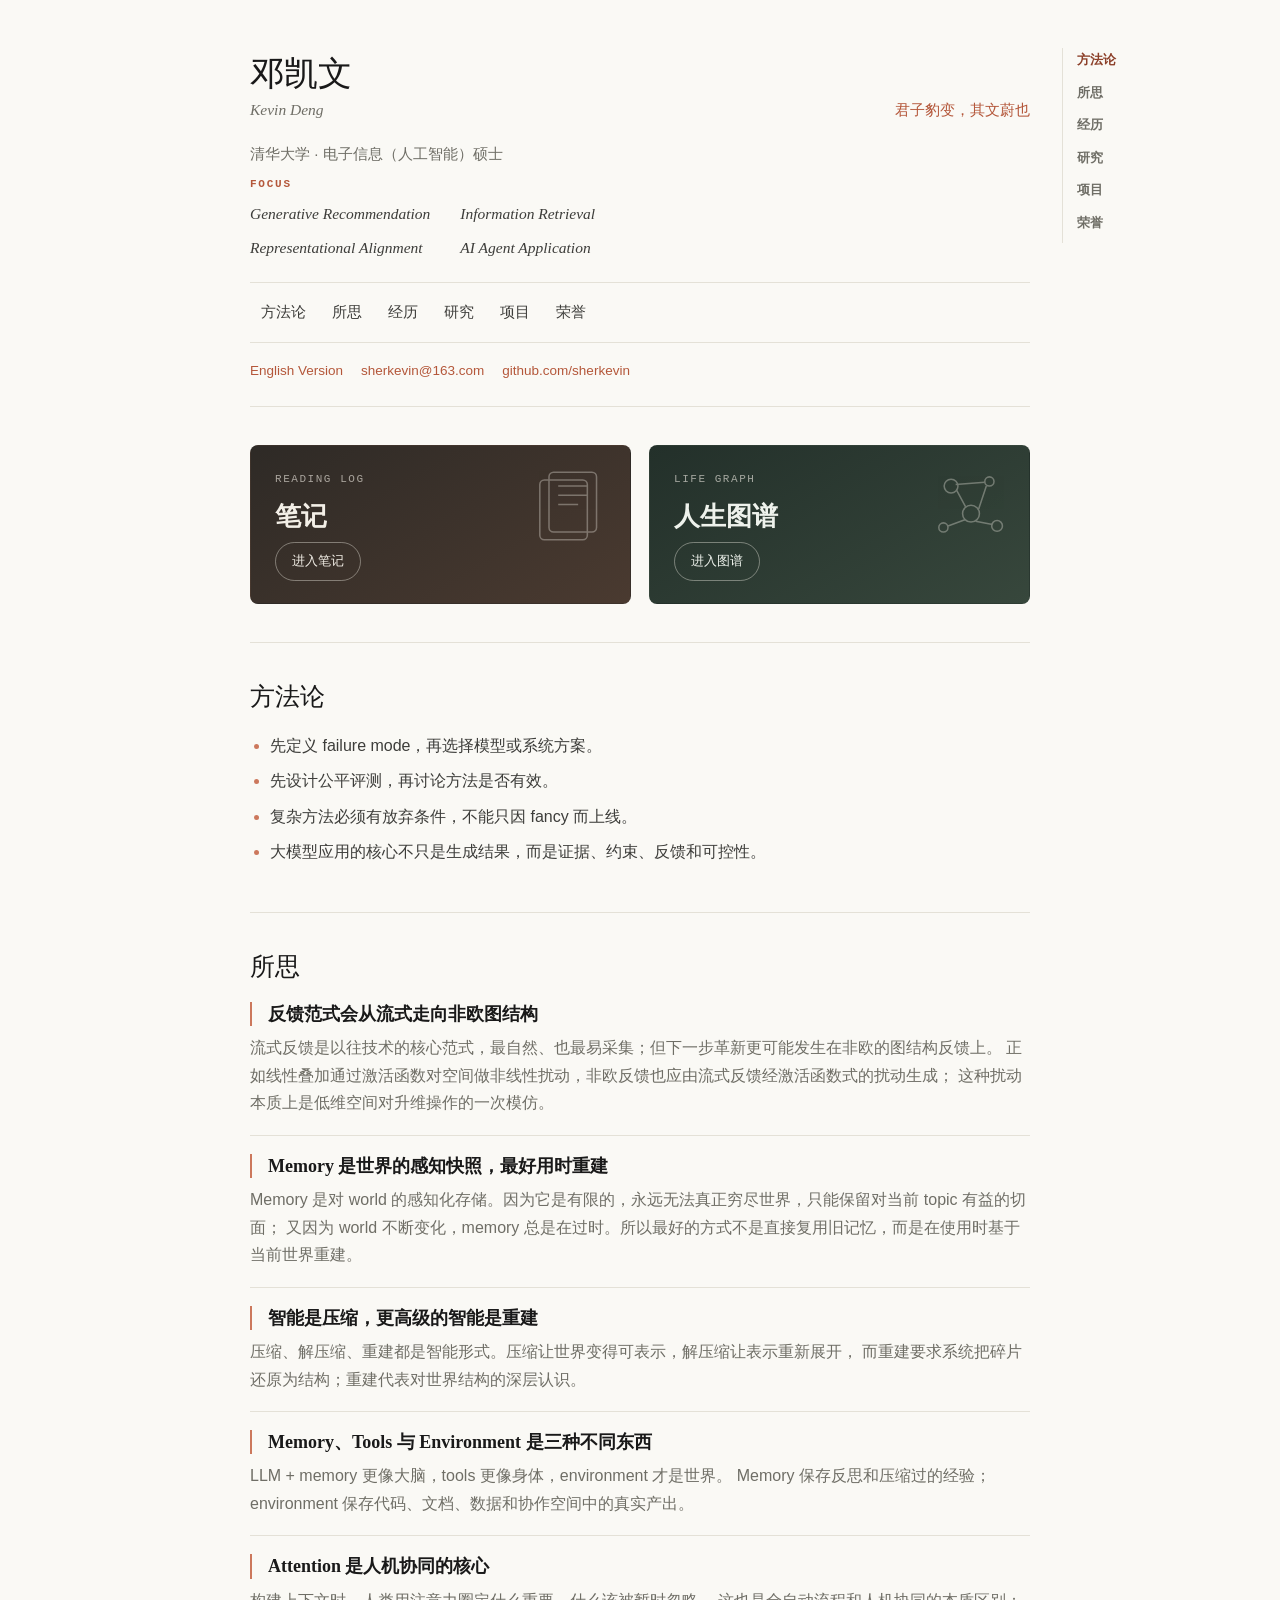
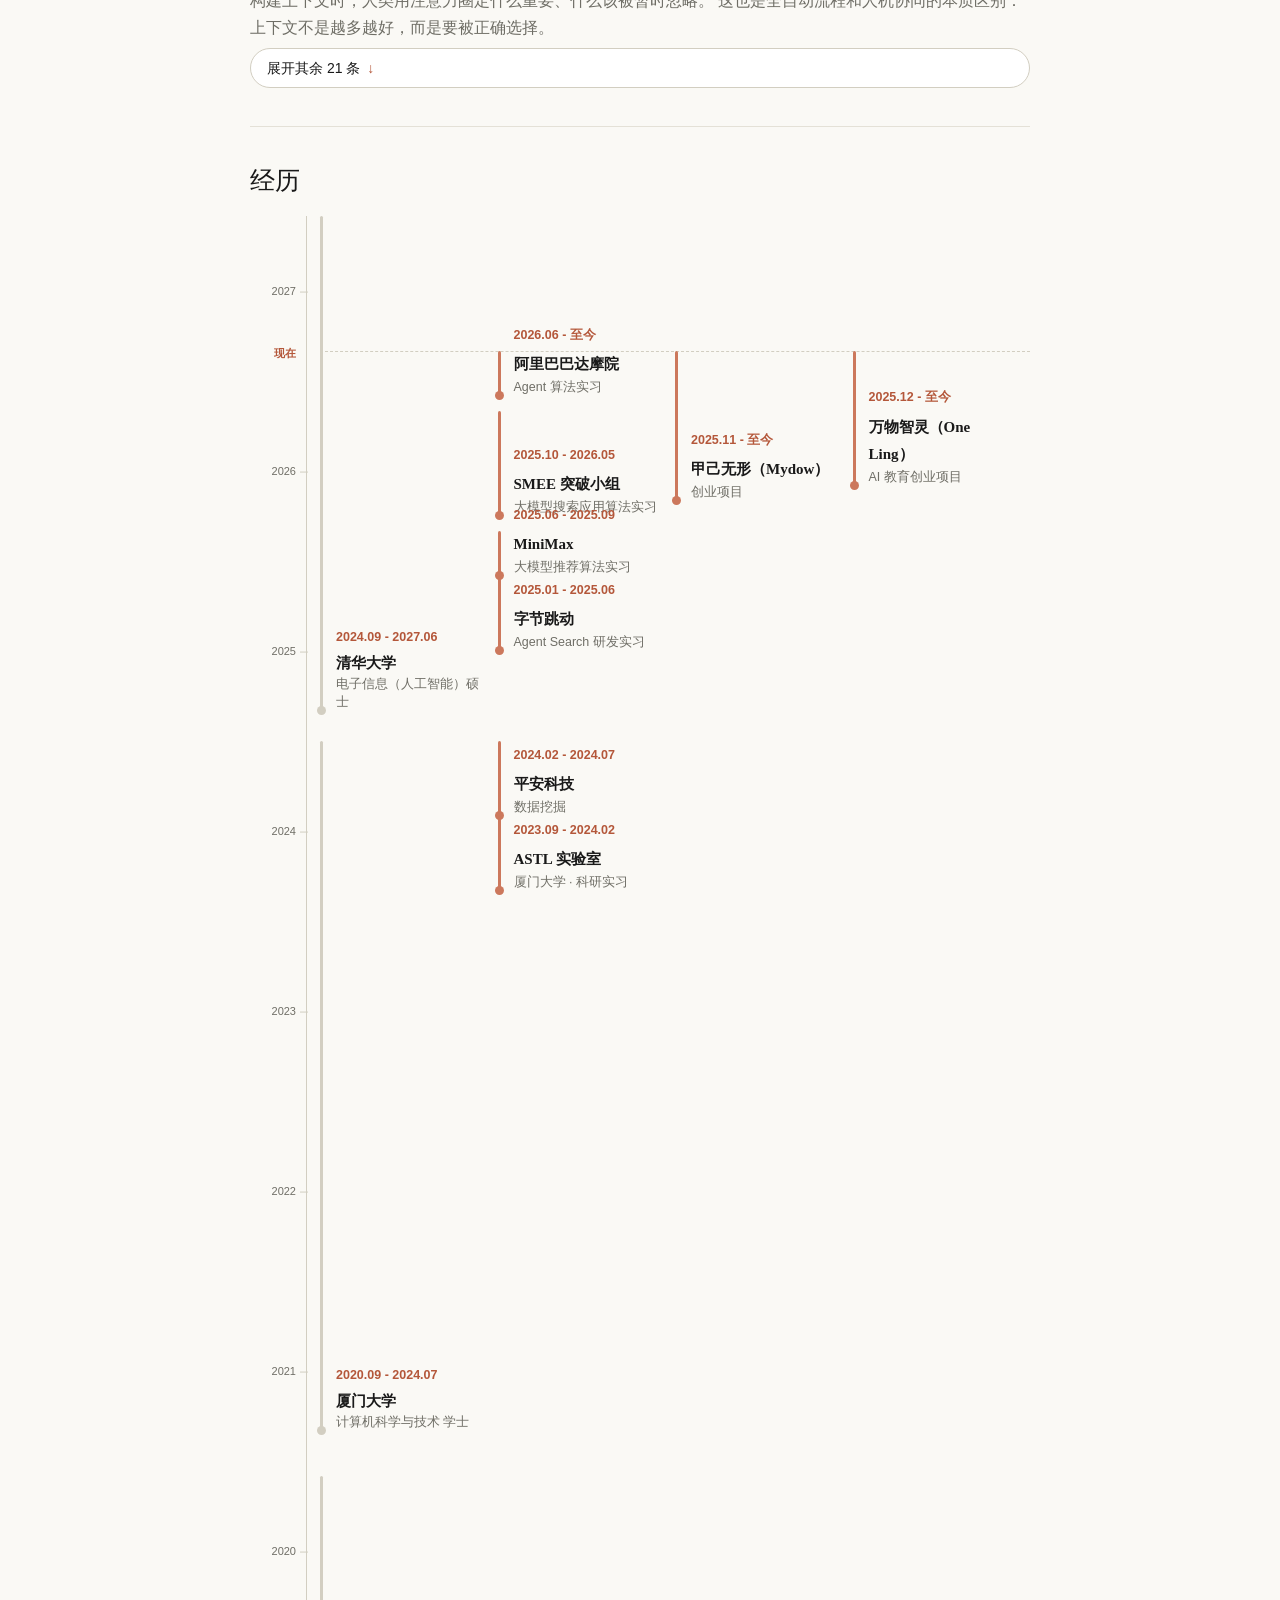
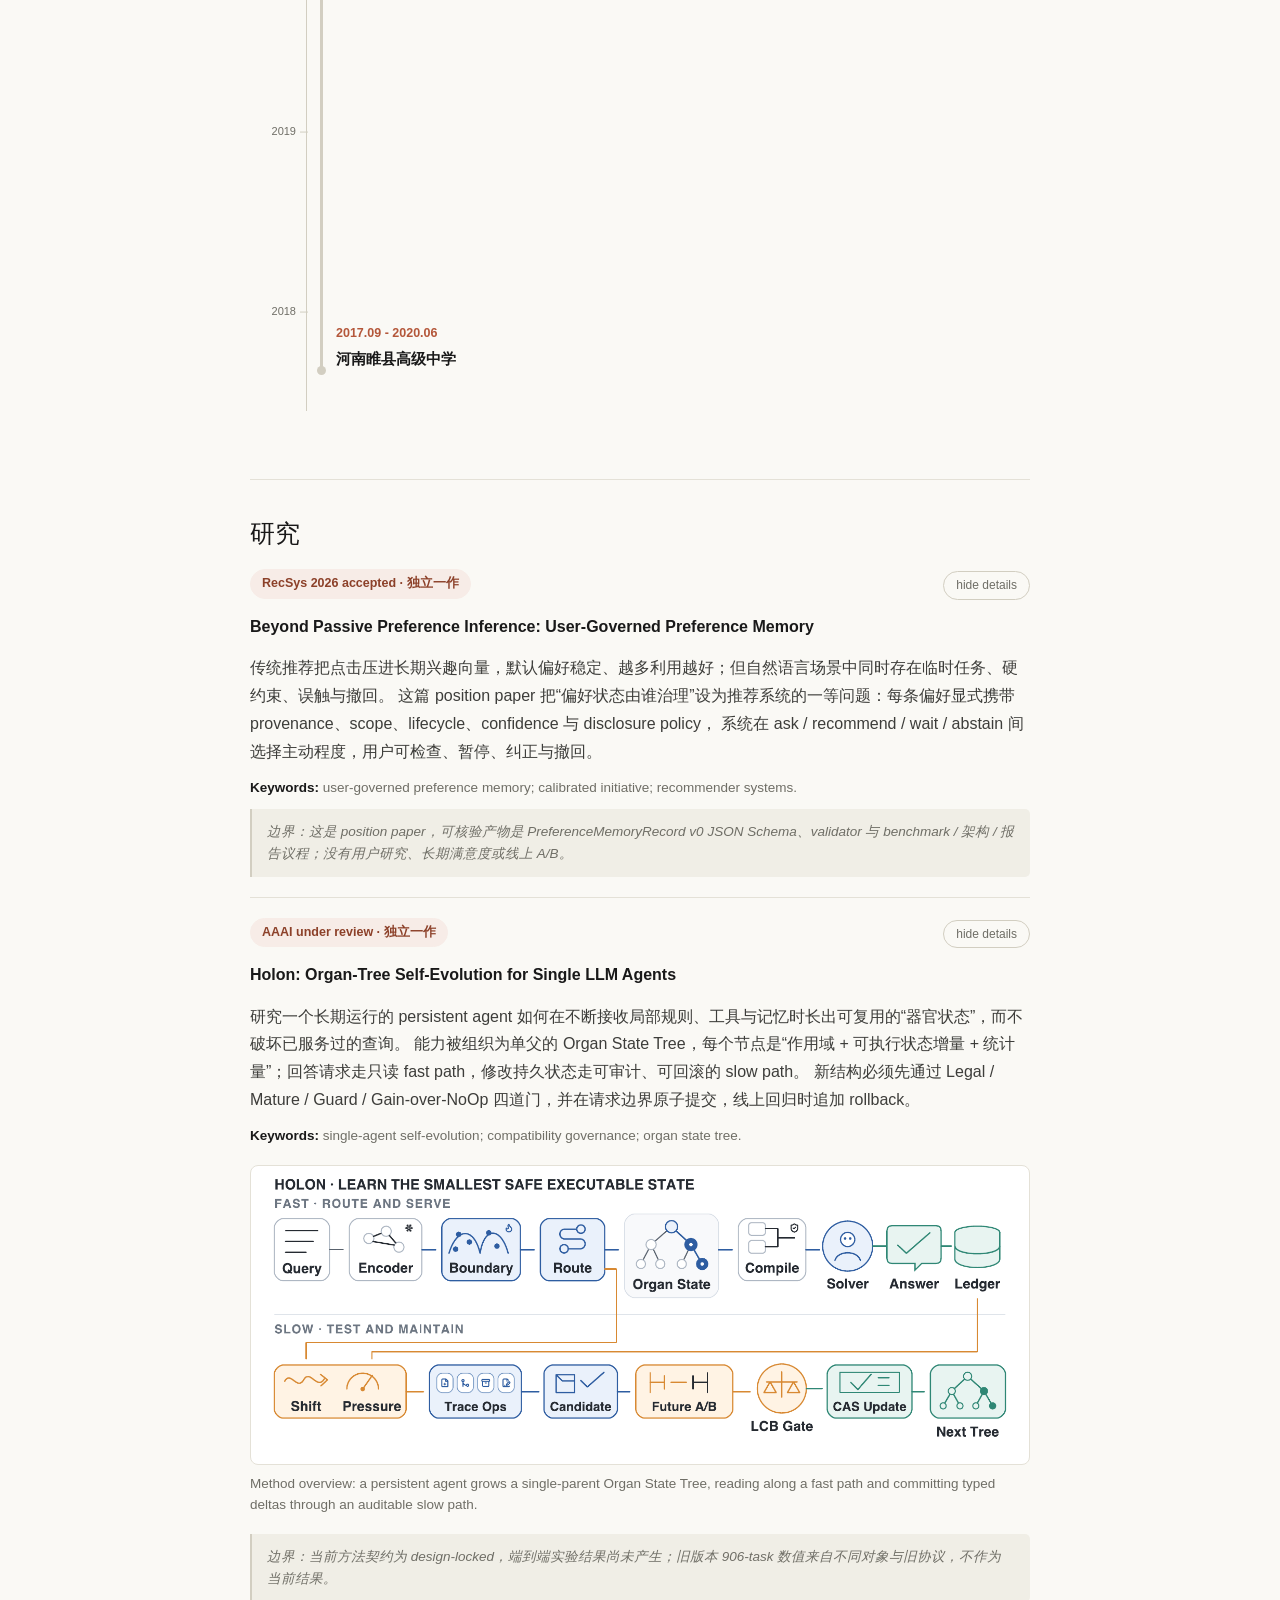
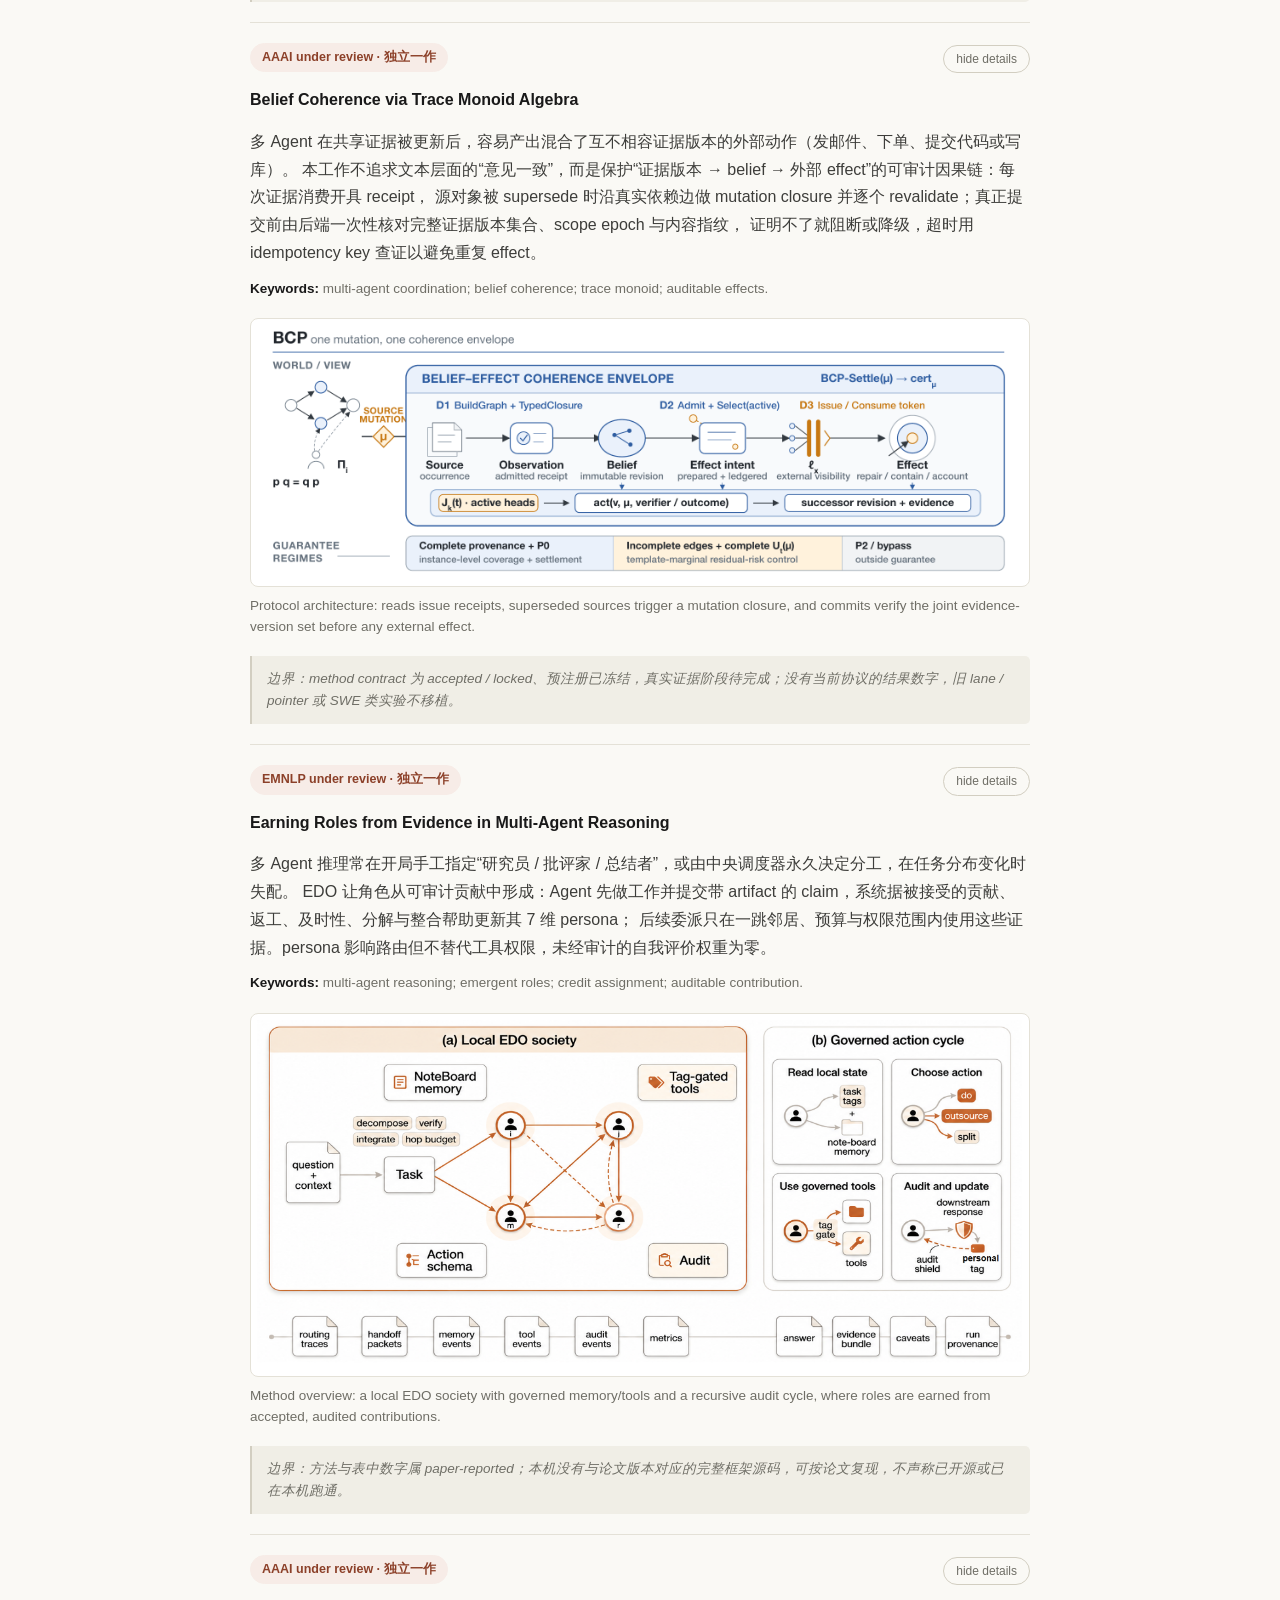
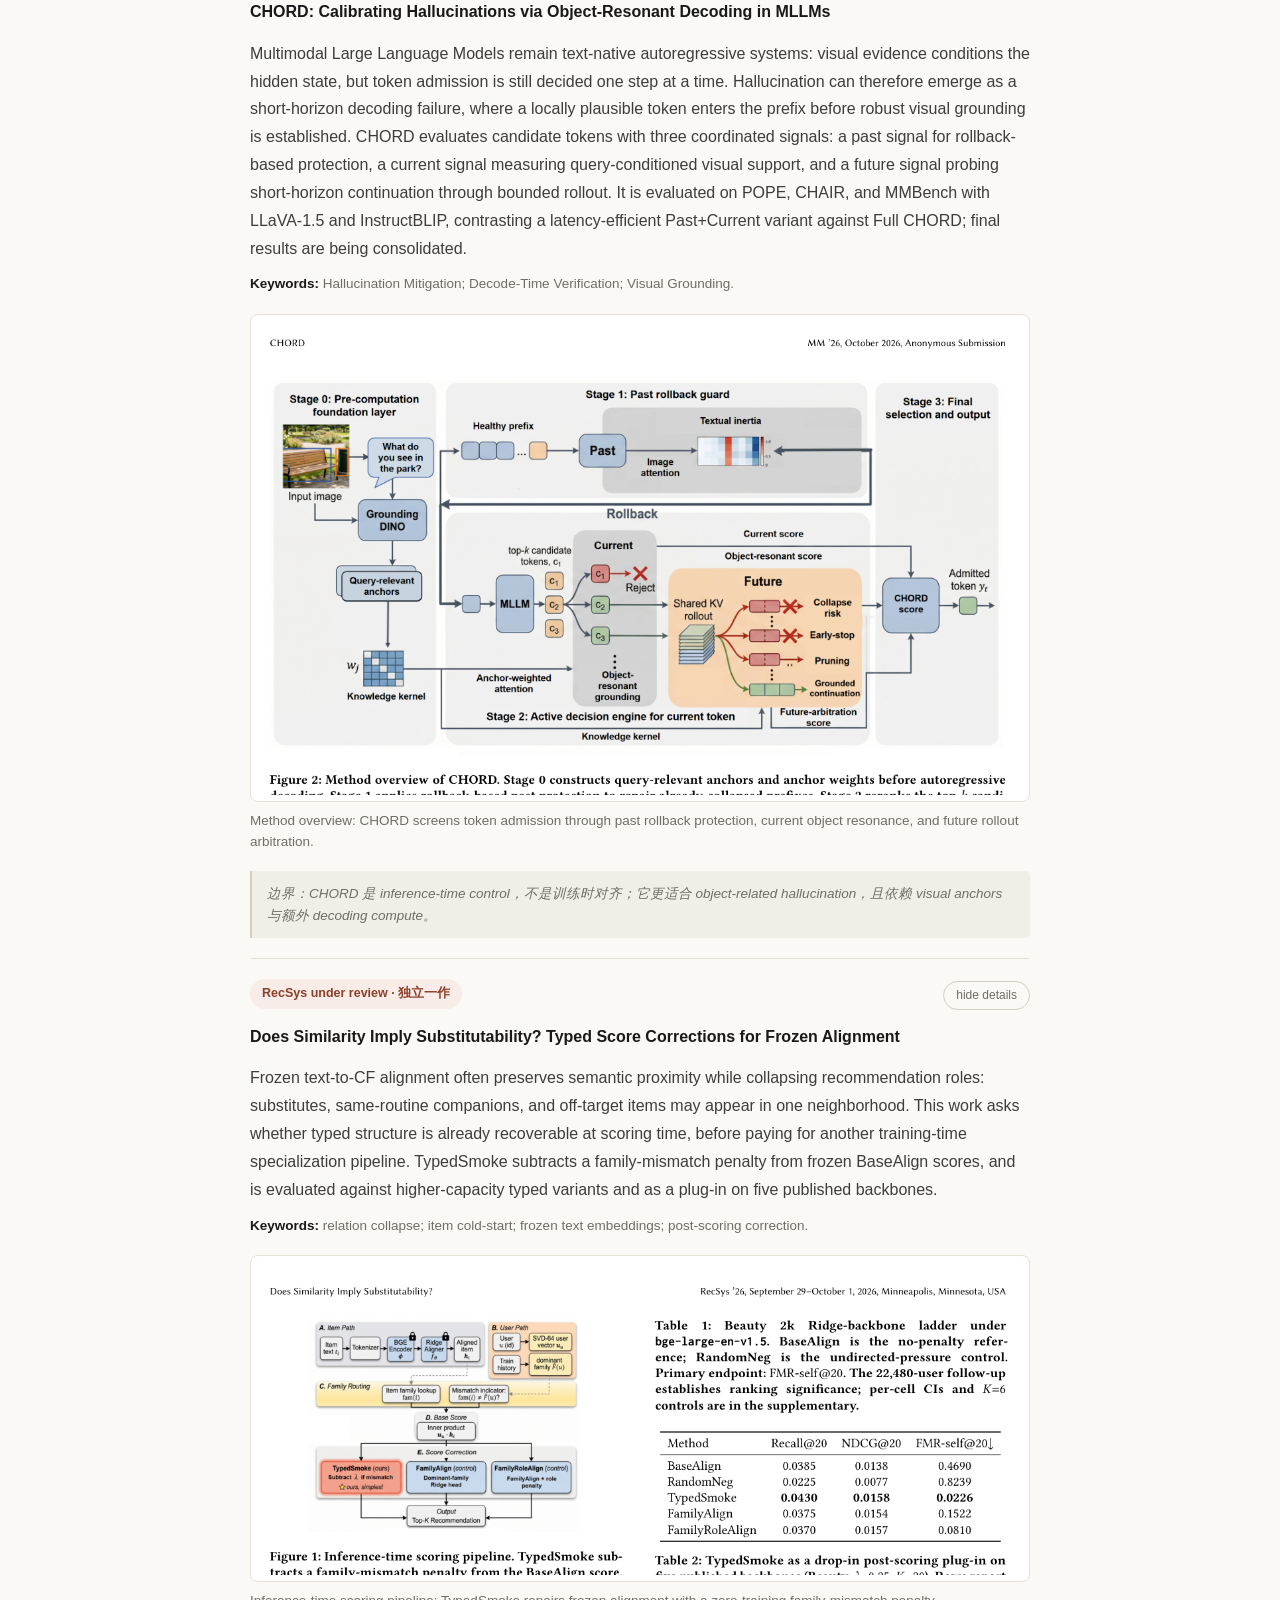
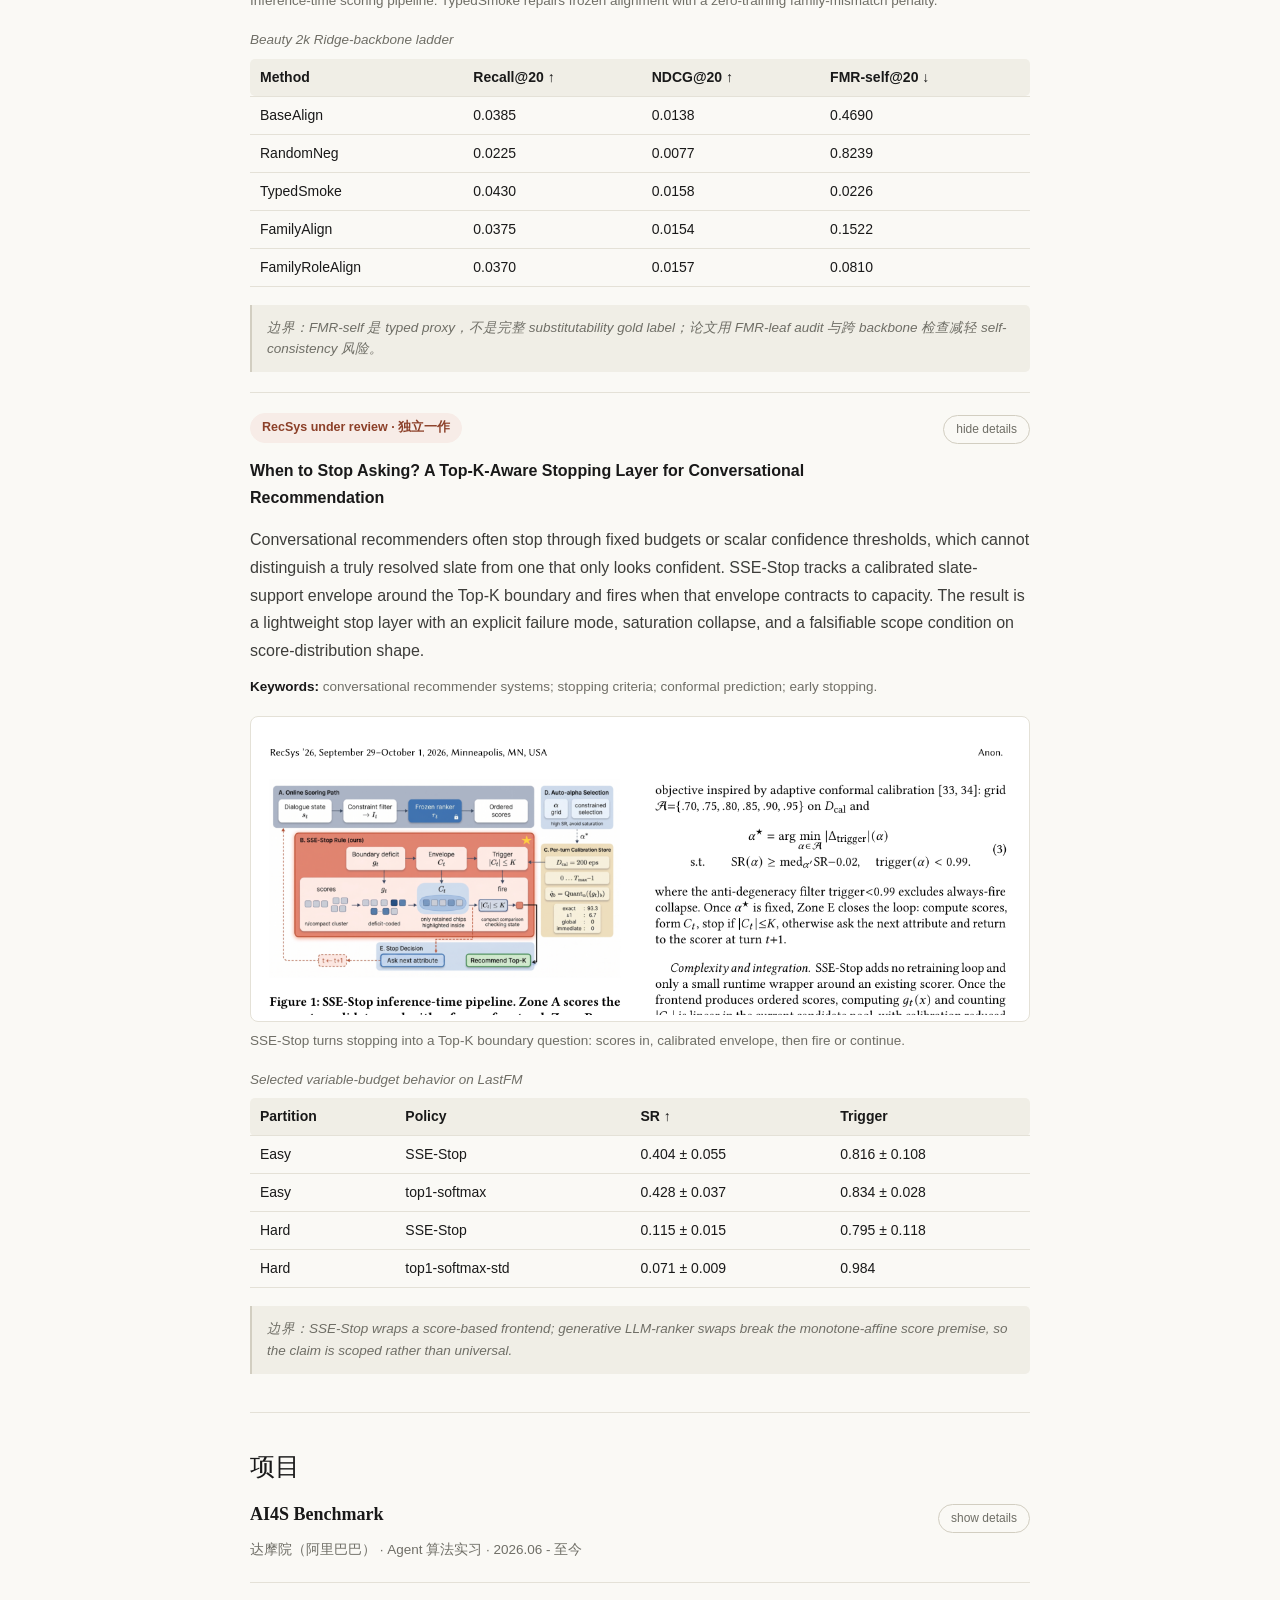
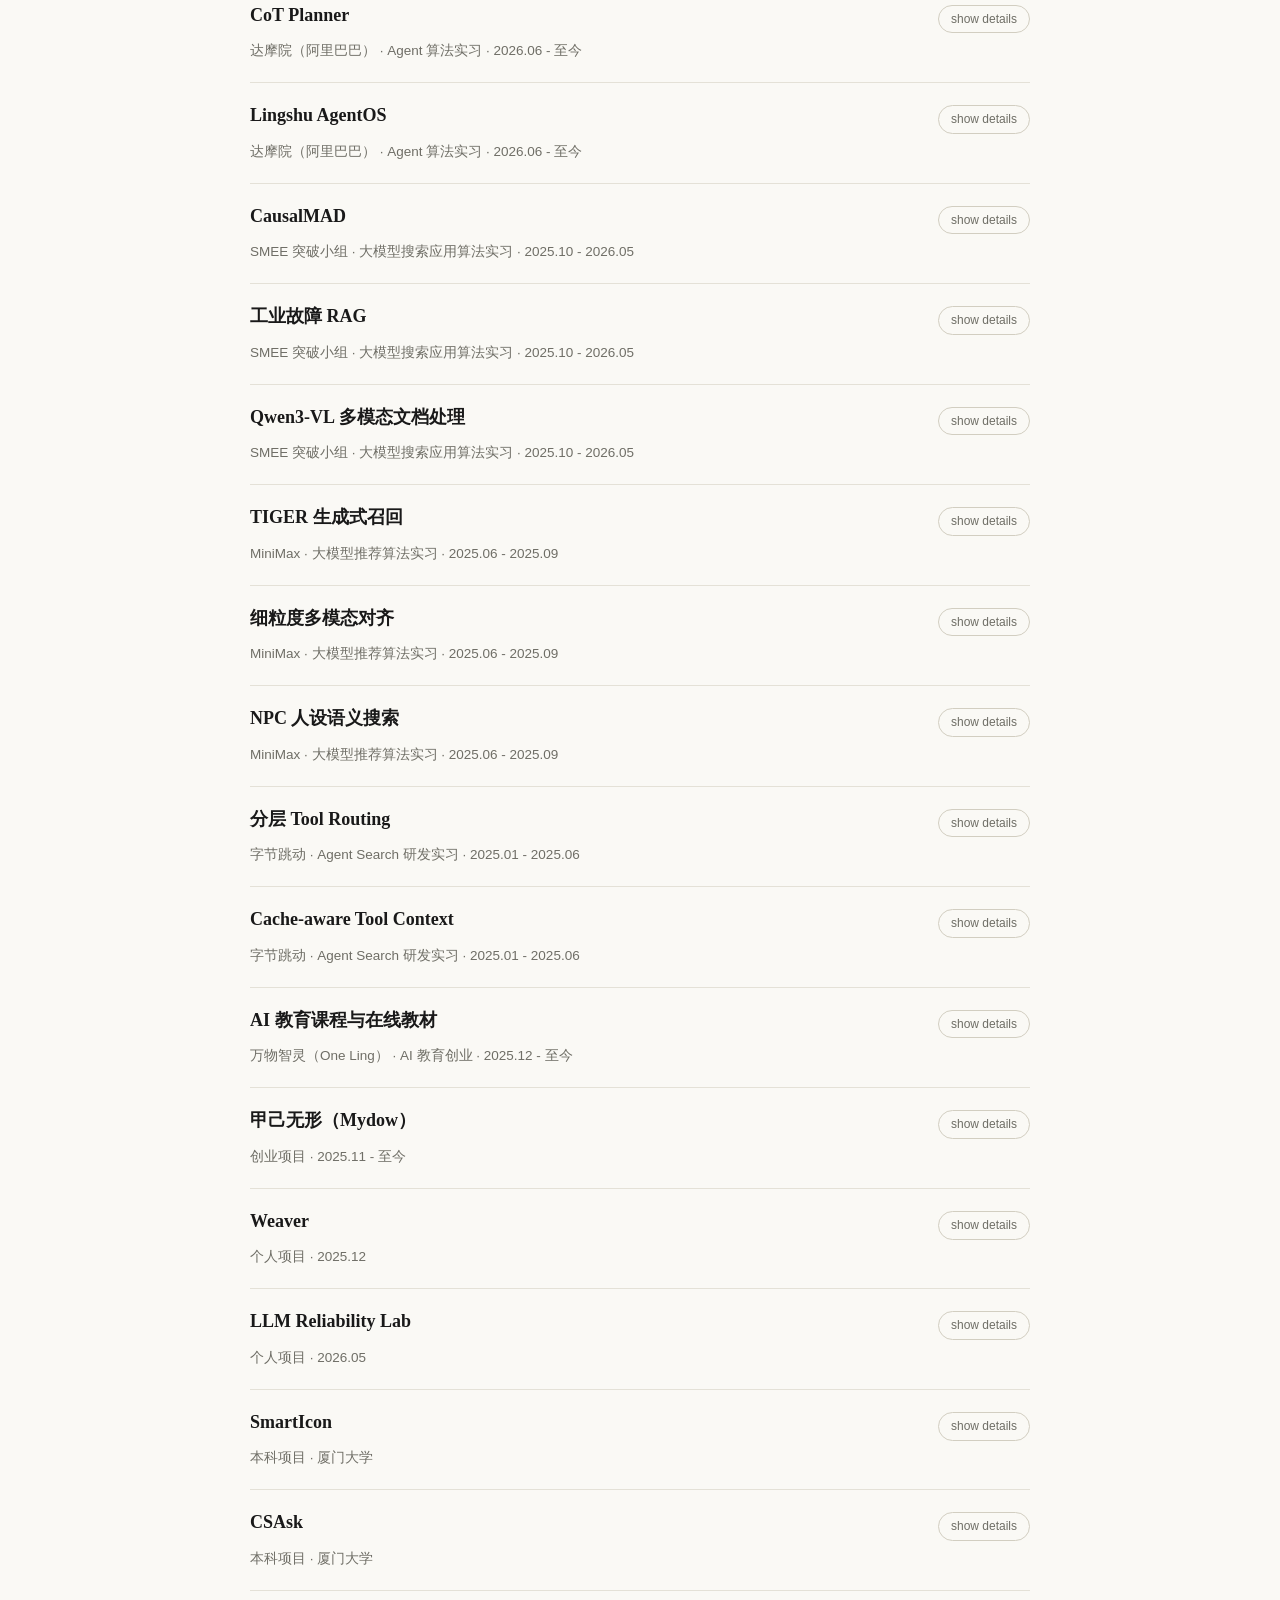
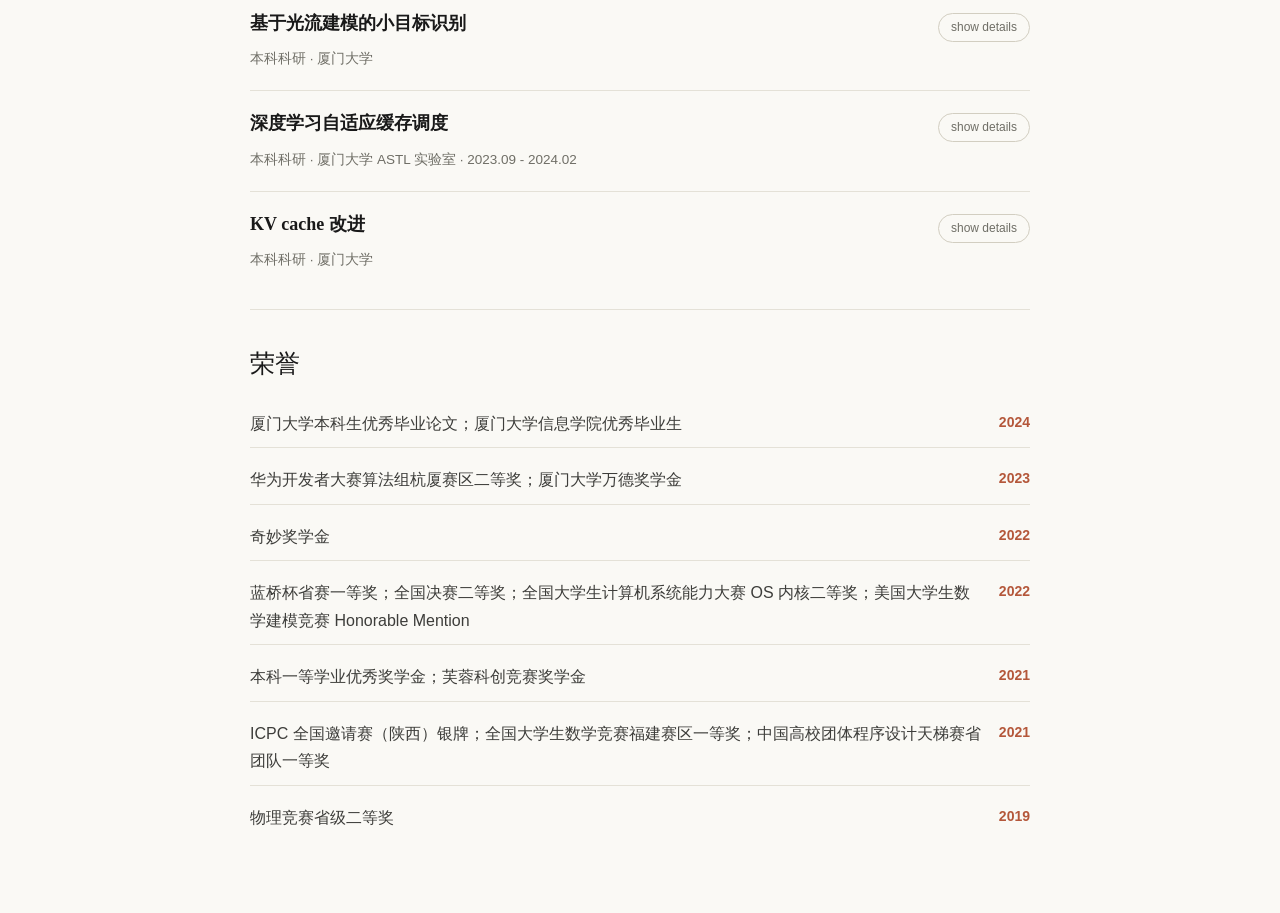
<file: index.html>
<!doctype html>
<html lang="zh-CN">
  <head>
    <meta charset="utf-8" />
    <meta name="viewport" content="width=device-width, initial-scale=1" />
    <meta
      name="description"
      content="邓凯文的个人主页：Generative Recommendation、Information Retrieval、Representational Alignment 与 AI Agent Application。"
    />
    <title>邓凯文 | Kevin Deng</title>
    <link rel="stylesheet" href="./styles.css?v=20260919a" />
  </head>
  <body>
    <div class="page-card">
      <aside class="sidebar">
        <div class="avatar">邓</div>
        <h1>邓凯文</h1>
        <div class="name-line">
          <p class="cn-name">Kevin Deng</p>
          <span class="motto">君子豹变，其文蔚也</span>
        </div>
        <p class="role">清华大学 · 电子信息（人工智能）硕士</p>
        <p class="focus">
          <span class="focus-label">Focus</span>
          <span class="focus-items">
            <span>Generative Recommendation</span>
            <span>Information Retrieval</span>
            <span>Representational Alignment</span>
            <span>AI Agent Application</span>
          </span>
        </p>
        <nav aria-label="页面导航">
          <a href="#principles">方法论</a>
          <a href="#thoughts">所思</a>
          <a href="#experience">经历</a>
          <a href="#research">研究</a>
          <a href="#projects">项目</a>
          <a href="#honors">荣誉</a>
        </nav>
        <div class="contact">
          <a href="./en.html">English Version</a>
          <a href="mailto:sherkevin@163.com">sherkevin@163.com</a>
          <a href="https://github.com/sherkevin">github.com/sherkevin</a>
        </div>
      </aside>

      <main class="content">
        <div class="portals">
          <a class="portal-card portal-notes" href="./notes.html">
            <svg class="portal-art" viewBox="0 0 120 120" fill="none" stroke="currentColor" stroke-width="2" aria-hidden="true">
              <rect x="18" y="26" width="62" height="78" rx="6" />
              <rect x="30" y="16" width="62" height="78" rx="6" />
              <path d="M42 34h38M42 46h38M42 58h26" />
            </svg>
            <p class="portal-kicker">Reading Log</p>
            <h3 class="portal-title">笔记</h3>
            <span class="portal-cta">进入笔记</span>
          </a>
          <a class="portal-card portal-graph" href="./life-graph.html">
            <svg class="portal-art" viewBox="0 0 120 120" fill="none" stroke="currentColor" stroke-width="2" aria-hidden="true">
              <circle cx="34" cy="34" r="9" />
              <circle cx="84" cy="28" r="6" />
              <circle cx="60" cy="70" r="11" />
              <circle cx="24" cy="88" r="6" />
              <circle cx="94" cy="86" r="7" />
              <path d="M41 39l12 22M40 32l38-3M66 80l22 4M52 78l-22 8M70 64l10-30" />
            </svg>
            <p class="portal-kicker">Life Graph</p>
            <h3 class="portal-title">人生图谱</h3>
            <span class="portal-cta">进入图谱</span>
          </a>
        </div>


        <section id="principles" class="section">
          <h2>方法论</h2>
          <ul class="plain-list">
            <li>先定义 failure mode，再选择模型或系统方案。</li>
            <li>先设计公平评测，再讨论方法是否有效。</li>
            <li>复杂方法必须有放弃条件，不能只因 fancy 而上线。</li>
            <li>大模型应用的核心不只是生成结果，而是证据、约束、反馈和可控性。</li>
          </ul>
        </section>
        <section id="thoughts" class="section">
          <h2>所思</h2>
          <div class="principles">
<article>
              <h3>反馈范式会从流式走向非欧图结构</h3>
              <p>
                流式反馈是以往技术的核心范式，最自然、也最易采集；但下一步革新更可能发生在非欧的图结构反馈上。
                正如线性叠加通过激活函数对空间做非线性扰动，非欧反馈也应由流式反馈经激活函数式的扰动生成；
                这种扰动本质上是低维空间对升维操作的一次模仿。
              </p>
            </article>
            <article>
              <h3>Memory 是世界的感知快照，最好用时重建</h3>
              <p>
                Memory 是对 world 的感知化存储。因为它是有限的，永远无法真正穷尽世界，只能保留对当前 topic 有益的切面；
                又因为 world 不断变化，memory 总是在过时。所以最好的方式不是直接复用旧记忆，而是在使用时基于当前世界重建。
              </p>
            </article>
            <article>
              <h3>智能是压缩，更高级的智能是重建</h3>
              <p>
                压缩、解压缩、重建都是智能形式。压缩让世界变得可表示，解压缩让表示重新展开，
                而重建要求系统把碎片还原为结构；重建代表对世界结构的深层认识。
              </p>
            </article>
            <article>
              <h3>Memory、Tools 与 Environment 是三种不同东西</h3>
              <p>
                LLM + memory 更像大脑，tools 更像身体，environment 才是世界。
                Memory 保存反思和压缩过的经验；environment 保存代码、文档、数据和协作空间中的真实产出。
              </p>
            </article>
            <article>
              <h3>Attention 是人机协同的核心</h3>
              <p>
                构建上下文时，人类用注意力圈定什么重要、什么该被暂时忽略。
                这也是全自动流程和人机协同的本质区别：上下文不是越多越好，而是要被正确选择。
              </p>
            </article>
          </div>
          <details class="thoughts-more">
            <summary>
              <span class="when-closed">展开其余 21 条</span>
              <span class="when-open">收起</span>
            </summary>
            <div class="principles">
              <article>
              <h3>频率塑造记忆，价值驱动反思</h3>
              <p>
                模型学习的是世界的普遍频率，个人记忆则来自每个人经历过的特异频率。
                价值高的事件会触发反思，反思相当于对高价值样本进行迭代压缩和再训练。
              </p>
            </article>
              <article>
              <h3>AI Coding 的关键是熵控与最小改动</h3>
              <p>
                代码是智能体沉淀到 environment 中的产出。好的 AI coding 不是大面积生成，
                而是在理解项目结构后做最小必要修改，控制代码熵，让系统继续保持可读、可维护、可回滚。
              </p>
            </article>
              <article>
              <h3>频率即链接，链接即知识</h3>
              <p>
                万物皆是频率；人类语言和各种语言是频率，记忆也是频率。频率使物体共现，共现建立链接，
                链接产生知识，知识产生智慧；频率同时承担区分作用，划分 0 与 1，也划分相关与不相关。
              </p>
            </article>
              <article>
              <h3>重要的是状态之间的差异</h3>
              <p>
                世界是动态变化的，重要的永远是当前状态与上一个状态的差异。memory 永远是 world 的快照，
                所以永远是过时的；perception 永远是过时的。
              </p>
            </article>
              <article>
              <h3>记忆模块的本质是激活 base model 的一部分</h3>
              <p>
                记忆是 item 复现的结果，记忆即模型，模型即记忆。LLM 学习的是世界频率，所以是 base model；
                所谓遗忘，是 session 的频率世界与 LLM 的频率世界之间存在 bias。信息在产生的那一刻就已经过时，
                所以记忆是对信息的重构；记忆产生的那一刻，它也就已经过时。
              </p>
            </article>
              <article>
              <h3>球体模型：频率相似度叠加在 base 世界之上</h3>
              <p>
                重新审视向量相似度与频率的关系，为每个 session 构建一个频率相似模型，叠加在 base 频率世界之上，
                属于非侵入的记忆模块；关键量是惊讶值（山峰）、移动速度与唤醒程度。
              </p>
            </article>
              <article>
              <h3>Dream：摄取当天信息并重构记忆</h3>
              <p>
                做梦是在对当天信息做摄取，并重构当前记忆：删除非必要部分，连接新记忆与现有记忆。
                感性占主导时游走范围更大，能发现隐藏关系与深层关系，即非共现频率关系；
                理性（频率、语义）与感性（我感相似度、深层相似）两种游走方法远近结合。
              </p>
            </article>
              <article>
              <h3>LLM 实时记忆的三条路线</h3>
              <p>
                拉链 KV Cache（hologram）；因果图谱；仿生分层：主动遗忘、被动归纳、dream。
              </p>
            </article>
              <article>
              <h3>快思考与慢思考是神经与符号的结合</h3>
              <p>
                神经符号结合的智能中，神经指深度学习，指直觉；符号指推理，是因果。
                前者属于快思考：直观而快速，但缺乏逻辑；后者属于慢思考：复杂但有逻辑，有推理性，可推导。
              </p>
            </article>
              <article>
              <h3>反应事实规律的三个层次</h3>
              <p>
                第一是关联，第二是干预，第三是反事实。现在几乎所有模型都处于关联层次；
                强化学习处于干预层次，有主动改变世界的动作；反事实是更高层次：如果之前修改了某个动作或决策，
                现在的情况会发生什么改变。能回答这个问题，才算真正理解因果关系。
              </p>
            </article>
              <article>
              <h3>自进化 agent：价值由他人评价产生</h3>
              <p>
                不同 agent 组成一个网络，类似蚁群但有分工：每个 agent 在接触任务的过程中更熟悉某类任务。
                每个 agent 有一个向量标签代表它擅长的任务，标签由别人给它的评价产生：我的价值不由我自己决定，
                而由其他人对我的看法决定。网络动起来之后不需要分配者：每个 agent 自行决定任务是否适合自己，
                适合就做，不适合就抛给适合的 agent。
              </p>
            </article>
              <article>
              <h3>GAN 式训练给模型注入专家属性</h3>
              <p>
                用 GAN 做大模型训练可以赋予其专业属性：评判器可以设计得富有专业性，成为专家领域的评委；
                只训练专业的评判器，就可以即插即用地为任何 pre-trained model 赋予专家知识。
                这其实是在模拟人和 LLM 的交互，把人的角色替换成了 LLM；因为这个 LLM 领域更精，所以小 LLM 也能有深度。
                智能体的联合训练也能考虑 GAN 模式：任务板、交流板、共识板。
              </p>
            </article>
              <article>
              <h3>分工的代价与协作的必要</h3>
              <p>
                开发与算法之间的 gap 比产品和开发之间的 gap 都大。正是二者信息不对等，才导致 AI 落地如此艰难：
                这是分工的不好之处，也是协作的必要之处，与多 agent 协同是同一件事。它启发的是：
                agent 要知道自己能做什么，更要知道自己不能做什么，以及谁能帮助自己完成不能做的事。
              </p>
            </article>
              <article>
              <h3>统一度量衡：对齐空间与时间感知</h3>
              <p>给各个 agent 设置一个标准度量衡的中间件，对齐空间和时间感知。</p>
            </article>
              <article>
              <h3>让 LLM 自己说出不足</h3>
              <p>让 LLM 自己说自己的不足，自己说自己想要什么。</p>
            </article>
              <article>
              <h3>One Own Rec：把推荐的权利拿回用户手里</h3>
              <p>
                告诉 app 我想看什么、怎么看、在什么时候看，而不是让 recsys 来猜。这与 search 本质不同：
                search 虽然也个性化，但总归要拿到你的 search word；推荐要发现你从未搜索过的、你感兴趣的事。
                这里告诉 recsys 的并非关键词，而是一种粗略意图。当前 app 推荐有两个问题：记忆过重，
                学习到用户兴趣后往往锁在这里，而用户兴趣漂移较大；沟通过轻，从用户收到的信息只是简单二元操作，
                纠正需要大量二元操作。
              </p>
            </article>
              <article>
              <h3>后训练范式正在变化</h3>
              <p>
                从「训一个大模型」转向「先训多个专家，再蒸馏合并」：数学、代码、Agent 各自做专家化 RL，
                再通过 OPD / MOPD 把能力压回统一模型。在线蒸馏开始成为 RL 之外的重要高效路线，
                教师可以逐 token 给密集反馈。Test-time compute 成为新的能力扩展方向。
                RLVR 从「堆 rollout」转向「会训练」。SFT 不再只是 RL 的 warm start。好数据，算法暂时替代不了。
              </p>
            </article>
              <article>
              <h3>Post-train 或许不该是 QA 形式</h3>
              <p>
                为什么现在的 fine-tune 都是 QA 形式，不应该是 pair 形式才对吗。LLM 到达上界的一个重要原因是
                它用完了全世界的数据；后续要提升，只能优化利用数据的方法，更深度地利用数据。
              </p>
            </article>
              <article>
              <h3>生成与判断存在能力差，可以螺旋上升</h3>
              <p>生成与判断是两个复杂度完全不同的任务，可以打一个能力差，螺旋上升。</p>
            </article>
              <article>
              <h3>RL 的四个组件及其相互转化</h3>
              <p>
                policy、perception、world knowledge、value function。perception 在一定程度后转化为 value function：
                前者可看作短期记忆，后者是长期记忆；value function 可看作对 final target 的拆解，
                能对下一步 action 做 value 评估就代表能做任务拆解。policy 根据 value function 做判断：
                可以完全做 value 高的，但也要有 exploration，policy 就是做这个平衡的。
              </p>
            </article>
              <article>
              <h3>benchmark 本质上是新时代的 loss 函数</h3>
              <p>
                好的 benchmark 一定是可解释的，是世界的一个切面：在这个 benchmark 上做世界的投影，
                然后提升 agent 在具体任务上的能力。agent 的能力维度包括推理、记忆和工具调用；领域 topic 是题眼；
                需要细粒度判分规范作为能力指标；题目得分不应该太好，给自进化留出空间。
                打分要求可重复与可比较，首先排除 llm-judge；信号要稠密且连续，要求 agent 的结果是结构化的。
                作弊指调用本身可以直接获得答案的工具来绕过多轮推理；凭记忆直接写答案不算作弊，
                因为记忆本质上也是 agent 能力的一部分。
              </p>
            </article>
            </div>
          </details>
        </section>
        <section id="experience" class="section">
          <h2>经历</h2>
          <!-- Proportional vertical Gantt, newest first: --m0/--m1 are months
               since 2017.09, one month is --tl-s px, and the axis runs from
               --tl-max at the top down to 0, so recent periods sit at the top
               and equal height always means equal time. Lane 1 carries the
               school spans, lane 2 the consecutive work track, lanes 3-4 the
               two startups that run alongside it. -->
          <div class="timeline">
            <div class="timeline-lanes">
              <span class="tl-now" style="--m0:108" data-label="现在"></span>
              <span class="tl-year" style="--m0:4">2018</span>
              <span class="tl-year" style="--m0:16">2019</span>
              <span class="tl-year" style="--m0:28">2020</span>
              <span class="tl-year" style="--m0:40">2021</span>
              <span class="tl-year" style="--m0:52">2022</span>
              <span class="tl-year" style="--m0:64">2023</span>
              <span class="tl-year" style="--m0:76">2024</span>
              <span class="tl-year" style="--m0:88">2025</span>
              <span class="tl-year" style="--m0:100">2026</span>
              <span class="tl-year" style="--m0:112">2027</span>
              <div class="timeline-item tl-l2" style="--m0:105;--m1:108">
                <details class="tl-detail">
                  <summary>
                    <time>2026.06 - 至今</time>
                    <h3>阿里巴巴达摩院</h3>
                  <span class="timeline-role">Agent 算法实习</span>
                  </summary>
                  <div class="tl-points">
                    <ul class="entry-points">
                    <li>CoT Planner：基于 Qwen 系列构建计划生成模型，强模型蒸馏 SFT 冷启动、judge 偏好对驱动 DPO 迭代两轮</li>
                    <li>推理时采样 8 条候选计划链再由 judge 选优执行，对应「召回出候选、精排定顺序」的两段式范式</li>
                    <li>AI4S Benchmark：面向药物/材料长程任务构建任务集与 checkpoint 过程验证器，以领域数据库为 GT</li>
                    <li>checkpoint 级信号支撑 autonomy@0 等过程评测，区分「结果对」与「过程链对」</li>
                    <li>Agent OS：参与 NobelClaw 调度治理框架，负责 Subgraph 递归展开与失败回退等模块</li>
                    </ul>
                  </div>
                </details>
              </div>
              <div class="timeline-item tl-l4" style="--m0:99;--m1:108">
                <details class="tl-detail">
                  <summary>
                    <time>2025.12 - 至今</time>
                    <h3>万物智灵（One Ling）</h3>
                  <span class="timeline-role">AI 教育创业项目</span>
                  </summary>
                  <div class="tl-points">
                    <ul class="entry-points">
                    <li>面向高中信息技术、人工智能校本课与科创社团，整理 Python 入门、RAG 问答助手、AI 可信度判断与多模态检索课程</li>
                    <li>AI Evidence Quest：校园资料问答助手课程项目，覆盖资料检索、引用核验、低证据拒答与 AI 可信度判断</li>
                    <li>AI Image Detective：图像特征向量与相似检索课程项目，用权重调节解释颜色、形状、纹理如何影响检索排序</li>
                    <li>AI 素养：把 RAG 拆成「问题提出—证据检索—答案生成—来源核验」，讨论生成式 AI 的能力边界与可信度判断</li>
                    <li>评价设计：作业量规覆盖问题定义、代码规范、逻辑完整性、异常处理、展示表达与拓展尝试</li>
                    </ul>
                  </div>
                </details>
              </div>
              <div class="timeline-item tl-l3" style="--m0:98;--m1:108">
                <details class="tl-detail">
                  <summary>
                    <time>2025.11 - 至今</time>
                    <h3>甲己无形（Mydow）</h3>
                  <span class="timeline-role">创业项目</span>
                  </summary>
                  <div class="tl-points">
                    <ul class="entry-points">
                    <li>LLM 用户画像与破冰匹配推荐产品，入围奇绩创坛并获天使轮融资</li>
                    <li>把画像证据、匹配权限、对外披露三件事分开；推荐与发消息是两个受控阶段</li>
                    <li>破冰只用双方允许披露的信息，Safety/Critic 独立检查，发送需确认</li>
                    </ul>
                  </div>
                </details>
              </div>
              <div class="timeline-item tl-l2" style="--m0:97;--m1:104">
                <details class="tl-detail">
                  <summary>
                    <time>2025.10 - 2026.05</time>
                    <h3>SMEE 突破小组</h3>
                  <span class="timeline-role">大模型搜索应用算法实习</span>
                  </summary>
                  <div class="tl-points">
                    <ul class="entry-points">
                    <li>负责领域 LLM + RAG 数据构造、chunk schema 和检索评测支持</li>
                    <li>参与 Parser / Retrieval / Diagnosis / SOP / Verification 多智能体诊断流程设计</li>
                    <li>覆盖专家文档切分与标准证据组织</li>
                    <li>制定低证据拒答规则与高风险 SOP 人工升级条件</li>
                    <li>负责诊断答案引用检查与反馈样本沉淀</li>
                    </ul>
                  </div>
                </details>
              </div>
              <div class="timeline-item tl-l2" style="--m0:93;--m1:96">
                <details class="tl-detail">
                  <summary>
                    <time>2025.06 - 2025.09</time>
                    <h3>MiniMax</h3>
                  <span class="timeline-role">大模型推荐算法实习</span>
                  </summary>
                  <div class="tl-points">
                    <ul class="entry-points">
                    <li>面向星野、Talkie 等情感陪伴产品做 NPC 推荐；NPC 既是内容，也是可持续对话的对象</li>
                    <li>增长预测动态重训；VLM 图像语义 + 文本相似度双路召回</li>
                    <li>音色 embedding 样本构造；TIGER 生成式召回范式验证；多模态召回融合评测</li>
                    <li>评测围绕固定候选预算、曝光偏差、长尾覆盖、重复曝光与负反馈展开</li>
                    </ul>
                  </div>
                </details>
              </div>
              <div class="timeline-item tl-l2" style="--m0:88;--m1:93">
                <details class="tl-detail">
                  <summary>
                    <time>2025.01 - 2025.06</time>
                    <h3>字节跳动</h3>
                  <span class="timeline-role">Agent Search 研发实习</span>
                  </summary>
                  <div class="tl-points">
                    <ul class="entry-points">
                    <li>参与 MCP Factory 流水线建设，将企业内部 API 转化为标准化 Tool Call</li>
                    <li>沉淀 taxonomy、参数 schema、错误码、调用示例和知识库 Refine 数据</li>
                    <li>工作重点包括工具可发现性、schema 约束、调用失败恢复、权限边界和文档结构化</li>
                    </ul>
                  </div>
                </details>
              </div>
              <div class="timeline-item tl-l1 tl-school" style="--m0:84;--m1:117">
                <time>2024.09 - 2027.06</time>
                <h3>清华大学</h3>
                  <span class="timeline-role">电子信息（人工智能）硕士</span>
              </div>
              <div class="timeline-item tl-l2" style="--m0:77;--m1:82">
                <details class="tl-detail">
                  <summary>
                    <time>2024.02 - 2024.07</time>
                    <h3>平安科技</h3>
                  <span class="timeline-role">数据挖掘</span>
                  </summary>
                  <div class="tl-points">
                    <ul class="entry-points">
                    <li>参与用户画像模型优化，挖掘实时行为特征并与离线特征融合</li>
                    <li>使用协同过滤、LR、聚类等方法评估特征相关度</li>
                   <li>将过滤规则嵌入还款率预测模型，支撑灰度 A/B 中的策略优化</li>
                   </ul>
                 </div>
               </details>
             </div>
              <div class="timeline-item tl-l2" style="--m0:72;--m1:77">
                <details class="tl-detail">
                  <summary>
                    <time>2023.09 - 2024.02</time>
                    <h3>ASTL 实验室</h3>
                  <span class="timeline-role">厦门大学 · 科研实习</span>
                  </summary>
                  <div class="tl-points">
                    <ul class="entry-points">
                    <li>毕业论文《基于深度学习的自适应缓存系统》：用缓存价值估计替代 LRU/LFU 的启发式淘汰规则</li>
                    <li>以请求序列、对象大小、重访间隔与历史命中情况为特征，训练序列模型预测对象的下一次访问概率</li>
                    <li>定义单位空间收益 = 命中收益 / 占用成本，按该价值排序决定保留集合，处理大小不一致对象的公平性</li>
                    <li>在公开访问 trace 上做离线 replay，对比 LRU/LFU/ARC，命中率与字节命中率均有提升</li>
                    <li>以 shadow mode 旁路接在对象存储前验证策略稳定性，观察误淘汰带来的回源压力后再放开写入</li>
                    </ul>
                  </div>
                </details>
              </div>
             <div class="timeline-item tl-l1 tl-school" style="--m0:36;--m1:82">
               <time>2020.09 - 2024.07</time>
               <h3>厦门大学</h3>
                  <span class="timeline-role">计算机科学与技术 学士</span>
              </div>
              <div class="timeline-item tl-l1 tl-school" style="--m0:0;--m1:33">
                <time>2017.09 - 2020.06</time>
                <h3>河南睢县高级中学</h3>
              </div>
            </div>
          </div>
        </section>
        <section id="research" class="section">
          <h2>研究</h2>
          <article class="publication">
            <details class="paper-detail" open>
              <summary>
                <span class="venue">RecSys 2026 accepted · 独立一作</span>
                <strong>Beyond Passive Preference Inference: User-Governed Preference Memory</strong>
              </summary>
              <p class="paper-abstract">
                传统推荐把点击压进长期兴趣向量，默认偏好稳定、越多利用越好；但自然语言场景中同时存在临时任务、硬约束、误触与撤回。
                这篇 position paper 把“偏好状态由谁治理”设为推荐系统的一等问题：每条偏好显式携带 provenance、scope、lifecycle、confidence 与 disclosure policy，
                系统在 ask / recommend / wait / abstain 间选择主动程度，用户可检查、暂停、纠正与撤回。
              </p>
              <p class="keywords"><strong>Keywords:</strong> user-governed preference memory; calibrated initiative; recommender systems.</p>
              <p class="note">边界：这是 position paper，可核验产物是 PreferenceMemoryRecord v0 JSON Schema、validator 与 benchmark / 架构 / 报告议程；没有用户研究、长期满意度或线上 A/B。</p>
            </details>
          </article>

          <article class="publication">
            <details class="paper-detail" open>
              <summary>
                <span class="venue">AAAI under review · 独立一作</span>
                <strong>Holon: Organ-Tree Self-Evolution for Single LLM Agents</strong>
              </summary>
              <p class="paper-abstract">
                研究一个长期运行的 persistent agent 如何在不断接收局部规则、工具与记忆时长出可复用的“器官状态”，而不破坏已服务过的查询。
                能力被组织为单父的 Organ State Tree，每个节点是“作用域 + 可执行状态增量 + 统计量”；回答请求走只读 fast path，修改持久状态走可审计、可回滚的 slow path。
                新结构必须先通过 Legal / Mature / Guard / Gain-over-NoOp 四道门，并在请求边界原子提交，线上回归时追加 rollback。
              </p>
              <p class="keywords"><strong>Keywords:</strong> single-agent self-evolution; compatibility governance; organ state tree.</p>
              <figure class="paper-figure">
                <img src="./assets/papers/holon-method.png" alt="Holon Organ State Tree overview" />
                <figcaption>Method overview: a persistent agent grows a single-parent Organ State Tree, reading along a fast path and committing typed deltas through an auditable slow path.</figcaption>
              </figure>
              <p class="note">边界：当前方法契约为 design-locked，端到端实验结果尚未产生；旧版本 906-task 数值来自不同对象与旧协议，不作为当前结果。</p>
            </details>
          </article>

          <article class="publication">
            <details class="paper-detail" open>
              <summary>
                <span class="venue">AAAI under review · 独立一作</span>
                <strong>Belief Coherence via Trace Monoid Algebra</strong>
              </summary>
              <p class="paper-abstract">
                多 Agent 在共享证据被更新后，容易产出混合了互不相容证据版本的外部动作（发邮件、下单、提交代码或写库）。
                本工作不追求文本层面的“意见一致”，而是保护“证据版本 → belief → 外部 effect”的可审计因果链：每次证据消费开具 receipt，
                源对象被 supersede 时沿真实依赖边做 mutation closure 并逐个 revalidate；真正提交前由后端一次性核对完整证据版本集合、scope epoch 与内容指纹，
                证明不了就阻断或降级，超时用 idempotency key 查证以避免重复 effect。
              </p>
              <p class="keywords"><strong>Keywords:</strong> multi-agent coordination; belief coherence; trace monoid; auditable effects.</p>
              <figure class="paper-figure">
                <img src="./assets/papers/belief-method.png" alt="Belief Coherence Protocol architecture" />
                <figcaption>Protocol architecture: reads issue receipts, superseded sources trigger a mutation closure, and commits verify the joint evidence-version set before any external effect.</figcaption>
              </figure>
              <p class="note">边界：method contract 为 accepted / locked、预注册已冻结，真实证据阶段待完成；没有当前协议的结果数字，旧 lane / pointer 或 SWE 类实验不移植。</p>
            </details>
          </article>

          <article class="publication">
            <details class="paper-detail" open>
              <summary>
                <span class="venue">EMNLP under review · 独立一作</span>
                <strong>Earning Roles from Evidence in Multi-Agent Reasoning</strong>
              </summary>
              <p class="paper-abstract">
                多 Agent 推理常在开局手工指定“研究员 / 批评家 / 总结者”，或由中央调度器永久决定分工，在任务分布变化时失配。
                EDO 让角色从可审计贡献中形成：Agent 先做工作并提交带 artifact 的 claim，系统据被接受的贡献、返工、及时性、分解与整合帮助更新其 7 维 persona；
                后续委派只在一跳邻居、预算与权限范围内使用这些证据。persona 影响路由但不替代工具权限，未经审计的自我评价权重为零。
              </p>
              <p class="keywords"><strong>Keywords:</strong> multi-agent reasoning; emergent roles; credit assignment; auditable contribution.</p>
              <figure class="paper-figure">
                <img src="./assets/papers/edo-method.png" alt="EDO-Frame pipeline sketch" />
                <figcaption>Method overview: a local EDO society with governed memory/tools and a recursive audit cycle, where roles are earned from accepted, audited contributions.</figcaption>
              </figure>
              <p class="note">边界：方法与表中数字属 paper-reported；本机没有与论文版本对应的完整框架源码，可按论文复现，不声称已开源或已在本机跑通。</p>
            </details>
          </article>

          <article class="publication">
            <details class="paper-detail" open>
              <summary>
                <span class="venue">AAAI under review · 独立一作</span>
                <strong>CHORD: Calibrating Hallucinations via Object-Resonant Decoding in MLLMs</strong>
              </summary>
              <p class="paper-abstract">
                Multimodal Large Language Models remain text-native autoregressive systems: visual evidence conditions the hidden state, but token admission is still decided one step at a time.
                Hallucination can therefore emerge as a short-horizon decoding failure, where a locally plausible token enters the prefix before robust visual grounding is established.
                CHORD evaluates candidate tokens with three coordinated signals: a past signal for rollback-based protection, a current signal measuring query-conditioned visual support, and a future signal probing short-horizon continuation through bounded rollout.
                It is evaluated on POPE, CHAIR, and MMBench with LLaVA-1.5 and InstructBLIP, contrasting a latency-efficient Past+Current variant against Full CHORD; final results are being consolidated.
              </p>
              <p class="keywords"><strong>Keywords:</strong> Hallucination Mitigation; Decode-Time Verification; Visual Grounding.</p>
              <figure class="paper-figure">
                <img src="./assets/papers/chord-method.png" alt="CHORD method overview" />
                <figcaption>Method overview: CHORD screens token admission through past rollback protection, current object resonance, and future rollout arbitration.</figcaption>
              </figure>
              <p class="note">边界：CHORD 是 inference-time control，不是训练时对齐；它更适合 object-related hallucination，且依赖 visual anchors 与额外 decoding compute。</p>
            </details>
          </article>

          <article class="publication">
            <details class="paper-detail" open>
              <summary>
                <span class="venue">RecSys under review · 独立一作</span>
                <strong>Does Similarity Imply Substitutability? Typed Score Corrections for Frozen Alignment</strong>
              </summary>
              <p class="paper-abstract">
                Frozen text-to-CF alignment often preserves semantic proximity while collapsing recommendation roles: substitutes, same-routine companions, and off-target items may appear in one neighborhood.
                This work asks whether typed structure is already recoverable at scoring time, before paying for another training-time specialization pipeline.
                TypedSmoke subtracts a family-mismatch penalty from frozen BaseAlign scores, and is evaluated against higher-capacity typed variants and as a plug-in on five published backbones.
              </p>
              <p class="keywords"><strong>Keywords:</strong> relation collapse; item cold-start; frozen text embeddings; post-scoring correction.</p>
              <figure class="paper-figure">
                <img src="./assets/papers/typed-method.png" alt="TypedSmoke inference-time scoring pipeline" />
                <figcaption>Inference-time scoring pipeline: TypedSmoke repairs frozen alignment with a zero-training family-mismatch penalty.</figcaption>
              </figure>
              <div class="table-wrap">
                <table class="result-table">
                  <caption>Beauty 2k Ridge-backbone ladder</caption>
                  <thead>
                    <tr>
                      <th>Method</th>
                      <th>Recall@20 ↑</th>
                      <th>NDCG@20 ↑</th>
                      <th>FMR-self@20 ↓</th>
                    </tr>
                  </thead>
                  <tbody>
                    <tr><td>BaseAlign</td><td>0.0385</td><td>0.0138</td><td>0.4690</td></tr>
                    <tr><td>RandomNeg</td><td>0.0225</td><td>0.0077</td><td>0.8239</td></tr>
                    <tr><td>TypedSmoke</td><td>0.0430</td><td>0.0158</td><td>0.0226</td></tr>
                    <tr><td>FamilyAlign</td><td>0.0375</td><td>0.0154</td><td>0.1522</td></tr>
                    <tr><td>FamilyRoleAlign</td><td>0.0370</td><td>0.0157</td><td>0.0810</td></tr>
                  </tbody>
                </table>
              </div>
              <p class="note">边界：FMR-self 是 typed proxy，不是完整 substitutability gold label；论文用 FMR-leaf audit 与跨 backbone 检查减轻 self-consistency 风险。</p>
            </details>
          </article>

          <article class="publication">
            <details class="paper-detail" open>
              <summary>
                <span class="venue">RecSys under review · 独立一作</span>
                <strong>When to Stop Asking? A Top-K-Aware Stopping Layer for Conversational Recommendation</strong>
              </summary>
              <p class="paper-abstract">
                Conversational recommenders often stop through fixed budgets or scalar confidence thresholds, which cannot distinguish a truly resolved slate from one that only looks confident.
                SSE-Stop tracks a calibrated slate-support envelope around the Top-K boundary and fires when that envelope contracts to capacity.
                The result is a lightweight stop layer with an explicit failure mode, saturation collapse, and a falsifiable scope condition on score-distribution shape.
              </p>
              <p class="keywords"><strong>Keywords:</strong> conversational recommender systems; stopping criteria; conformal prediction; early stopping.</p>
              <figure class="paper-figure">
                <img src="./assets/papers/stop-method.png" alt="SSE-Stop inference-time pipeline" />
                <figcaption>SSE-Stop turns stopping into a Top-K boundary question: scores in, calibrated envelope, then fire or continue.</figcaption>
              </figure>
              <div class="table-wrap">
                <table class="result-table">
                  <caption>Selected variable-budget behavior on LastFM</caption>
                  <thead>
                    <tr>
                      <th>Partition</th>
                      <th>Policy</th>
                      <th>SR ↑</th>
                      <th>Trigger</th>
                    </tr>
                  </thead>
                  <tbody>
                    <tr><td>Easy</td><td>SSE-Stop</td><td>0.404 ± 0.055</td><td>0.816 ± 0.108</td></tr>
                    <tr><td>Easy</td><td>top1-softmax</td><td>0.428 ± 0.037</td><td>0.834 ± 0.028</td></tr>
                    <tr><td>Hard</td><td>SSE-Stop</td><td>0.115 ± 0.015</td><td>0.795 ± 0.118</td></tr>
                    <tr><td>Hard</td><td>top1-softmax-std</td><td>0.071 ± 0.009</td><td>0.984</td></tr>
                  </tbody>
                </table>
              </div>
              <p class="note">边界：SSE-Stop wraps a score-based frontend; generative LLM-ranker swaps break the monotone-affine score premise, so the claim is scoped rather than universal.</p>
            </details>
          </article>
        </section>
        <section id="projects" class="section">
          <h2>项目</h2>
          <div class="project">
            <details class="event-detail">
              <summary class="project-head">
                <h3>AI4S Benchmark</h3>
                <p class="project-org">达摩院（阿里巴巴） · Agent 算法实习 · 2026.06 - 至今</p>
              </summary>
              <ul class="entry-points">
              <li>面向药物/材料长程任务构建任务集与 checkpoint 过程验证器，以领域数据库为 GT</li>
              <li>「先选答案再反向出题」：从冻结科学数据库反向构造原子问题，再拼接为长问题</li>
              <li>basic / some / enough 同题三层分类，生成式与判别式同题二分类</li>
              <li>checkpoint 级信号支撑 autonomy@0 等过程评测，区分「结果对」与「过程链对」</li>
            </ul>
            </details>
          </div>
          <div class="project">
            <details class="event-detail">
              <summary class="project-head">
                <h3>CoT Planner</h3>
                <p class="project-org">达摩院（阿里巴巴） · Agent 算法实习 · 2026.06 - 至今</p>
              </summary>
              <ul class="entry-points">
              <li>基于 Qwen 系列构建计划生成模型：强模型蒸馏 SFT 冷启动、judge 偏好对驱动 DPO，迭代两轮</li>
              <li>推理时采样 8 条候选计划链再由 judge 选优执行，对应「召回出候选、精排定顺序」的两段式范式</li>
            </ul>
            </details>
          </div>
          <div class="project">
            <details class="event-detail">
              <summary class="project-head">
                <h3>Lingshu AgentOS</h3>
                <p class="project-org">达摩院（阿里巴巴） · Agent 算法实习 · 2026.06 - 至今</p>
              </summary>
              <ul class="entry-points">
              <li>把操作系统的进程、权限、回滚方法搬到 Agent 上</li>
              <li>参与 NobelClaw 调度治理框架，负责 Subgraph 递归展开与失败回退等模块</li>
            </ul>
            </details>
          </div>
          <div class="project">
            <details class="event-detail">
              <summary class="project-head">
                <h3>CausalMAD</h3>
                <p class="project-org">SMEE 突破小组 · 大模型搜索应用算法实习 · 2025.10 - 2026.05</p>
              </summary>
              <ul class="entry-points">
              <li>以伺服系统物理因果 DAG 划分专业 Agent，用 CausalGNN 生成 attention bias</li>
              <li>结合 per-agent LoRA 与可学习融合门控完成因果诊断</li>
            </ul>
            </details>
          </div>
          <div class="project">
            <details class="event-detail">
              <summary class="project-head">
                <h3>工业故障 RAG</h3>
                <p class="project-org">SMEE 突破小组 · 大模型搜索应用算法实习 · 2025.10 - 2026.05</p>
              </summary>
              <ul class="entry-points">
              <li>多粒度 chunking；BM25/dense 混合召回经类型自适应加权 RRF 融合</li>
              <li>叠加图谱扩散与来源感知 cross-encoder 精排，由专家拖拽反馈闭环迭代</li>
              <li>以复杂度路由与缺口自检驱动多轮补搜；按专家标注评测 Recall@5、引用支持与根因覆盖</li>
              <li>证据追溯与低证据拒答</li>
            </ul>
            </details>
          </div>
          <div class="project">
            <details class="event-detail">
              <summary class="project-head">
                <h3>Qwen3-VL 多模态文档处理</h3>
                <p class="project-org">SMEE 突破小组 · 大模型搜索应用算法实习 · 2025.10 - 2026.05</p>
              </summary>
              <ul class="entry-points">
              <li>沉淀工程排查日志与树状故障图，构建结构化文档、拓扑扩充和因果分析流水线</li>
              <li>用 Qwen3-VL-8B 图文 QA + 精排处理多模态文档</li>
            </ul>
            </details>
          </div>
          <div class="project">
            <details class="event-detail">
              <summary class="project-head">
                <h3>TIGER 生成式召回</h3>
                <p class="project-org">MiniMax · 大模型推荐算法实习 · 2025.06 - 2025.09</p>
              </summary>
              <ul class="entry-points">
              <li>用 RQ-Kmeans 把 NPC 文本与形象量化为分层 Semantic ID，约 25M encoder-decoder 自回归生成候选</li>
              <li>宽度 128 beam + trie 约束解码保证 ID 合法</li>
              <li>固定候选预算消融验证相对双塔检索的增量与长尾覆盖</li>
            </ul>
            </details>
          </div>
          <div class="project">
            <details class="event-detail">
              <summary class="project-head">
                <h3>细粒度多模态对齐</h3>
                <p class="project-org">MiniMax · 大模型推荐算法实习 · 2025.06 - 2025.09</p>
              </summary>
              <ul class="entry-points">
              <li>以 LoRA 微调 GME 视觉塔（ViT），配短语级软分配区域对齐把描述词对到图像局部</li>
              <li>构造属性交换负例（词表相同、搭配互换）与两级 curriculum hard negative 强化属性绑定</li>
              <li>支撑团队灰度 A/B 留存 +2.4pp</li>
            </ul>
            </details>
          </div>
          <div class="project">
            <details class="event-detail">
              <summary class="project-head">
                <h3>NPC 人设语义搜索</h3>
                <p class="project-org">MiniMax · 大模型推荐算法实习 · 2025.06 - 2025.09</p>
              </summary>
              <ul class="entry-points">
              <li>个人负责 dense 语义召回一路，以精排 cross-encoder 为 teacher 用 InfoNCE + KL 蒸馏约 100M 双塔</li>
              <li>模型在环重挖 hard negative 并全库建 HNSW 索引</li>
              <li>replay 评测 Recall@500 / NDCG@20，按 badcase 分桶归因</li>
            </ul>
            </details>
          </div>
          <div class="project">
            <details class="event-detail">
              <summary class="project-head">
                <h3>分层 Tool Routing</h3>
                <p class="project-org">字节跳动 · Agent Search 研发实习 · 2025.01 - 2025.06</p>
              </summary>
              <ul class="entry-points">
              <li>按能力域、操作类型和权限等级为 5,000+ API 建立分层索引</li>
              <li>以「分层召回 + 动态重排」两段式渐进筛到 top-8 工具，tool calling Recall@5 达 92%</li>
            </ul>
            </details>
          </div>
          <div class="project">
            <details class="event-detail">
              <summary class="project-head">
                <h3>Cache-aware Tool Context</h3>
                <p class="project-org">字节跳动 · Agent Search 研发实习 · 2025.01 - 2025.06</p>
              </summary>
              <ul class="entry-points">
              <li>对召回后的 top-k schema 做确定性排序与版本化，形成稳定 prefix</li>
              <li>基于 vLLM 的分层 worker 调度与 prefix cache 复用多轮公共前缀</li>
            </ul>
            </details>
          </div>
          <div class="project">
            <details class="event-detail">
              <summary class="project-head">
                <h3>AI 教育课程与在线教材</h3>
                <p class="project-org">万物智灵（One Ling） · AI 教育创业 · 2025.12 - 至今</p>
              </summary>
              <ul class="entry-points">
              <li>面向高中信息技术、人工智能校本课与科创社团，整理 Python 入门、RAG 问答助手、AI 可信度判断与多模态检索课程</li>
              <li>AI Evidence Quest：校园资料问答助手课程项目，覆盖资料检索、引用核验、低证据拒答与 AI 可信度判断。<a href="https://sherkevin.github.io/ai-evidence-quest/">Demo</a> · <a href="https://github.com/sherkevin/ai-evidence-quest">GitHub</a></li>
              <li>AI Image Detective：图像特征向量与相似检索课程项目，用权重调节解释颜色、形状、纹理如何影响检索排序。<a href="https://sherkevin.github.io/ai-image-detective/">Demo</a> · <a href="https://github.com/sherkevin/ai-image-detective">GitHub</a></li>
              <li>AI 素养：把 RAG 拆成「问题提出—证据检索—答案生成—来源核验」，讨论生成式 AI 的能力边界、信息来源与可信度判断</li>
              <li>评价设计：作业量规覆盖问题定义、代码规范、逻辑完整性、异常处理、展示表达与拓展尝试</li>
              <li>课程材料按可阅读、可运行、可展示组织，在线教材持续补充章节讲解、实验页面与教师资源</li>
            </ul>
            </details>
          </div>
          <div class="project">
            <details class="event-detail">
              <summary class="project-head">
                <h3>甲己无形（Mydow）</h3>
                <p class="project-org">创业项目 · 2025.11 - 至今</p>
              </summary>
              <ul class="entry-points">
              <li>LLM 用户画像与破冰匹配推荐产品，入围奇绩创坛并获天使轮融资</li>
              <li>把画像证据、匹配权限、对外披露三件事分开；推荐与发消息是两个受控阶段</li>
              <li>破冰只用双方允许披露的信息，Safety/Critic 独立检查，发送需确认</li>
            </ul>
            </details>
          </div>
          <div class="project">
            <details class="event-detail">
              <summary class="project-head">
                <h3>Weaver</h3>
                <p class="project-org">个人项目 · 2025.12</p>
              </summary>
              <ul class="entry-points">
              <li>YAML 声明式多 Agent 编排：definition、run attempt、artifact 与 effect receipt 分开建模</li>
              <li>恢复三分法：有可靠 receipt 认定完成；明确没执行才重试；证明不了成败进 IN_DOUBT，禁止盲目重发</li>
              <li>当前为 Historical-only 原型（Python + LangGraph）</li>
            </ul>
            </details>
          </div>
          <div class="project">
            <details class="event-detail">
              <summary class="project-head">
                <h3>LLM Reliability Lab</h3>
                <p class="project-org">个人项目 · 2026.05</p>
              </summary>
              <ul class="entry-points">
              <li>围绕「证据、动作、风险」把工业 RAG、MCP-style Tool Use 和 Agent trajectory 拆成可诊断的指标与 badcase</li>
              <li>包含可运行脚本、样例数据、QLoRA 评测门槛、badcase taxonomy 与 reliability playbook</li>
              <li><a href="https://github.com/sherkevin/llm-reliability-lab">GitHub</a></li>
            </ul>
            </details>
          </div>
          <div class="project">
            <details class="event-detail">
              <summary class="project-head">
                <h3>SmartIcon</h3>
                <p class="project-org">本科项目 · 厦门大学</p>
              </summary>
              <ul class="entry-points">
              <li>科研论文图标生成：论文数据爬取、ComfyUI 工作流、风格迁移与 Prompt 微调</li>
              <li>引入 OpenCLIP 多模态检索增强不同期刊风格图标生成</li>
            </ul>
            </details>
          </div>
          <div class="project">
            <details class="event-detail">
              <summary class="project-head">
                <h3>CSAsk</h3>
                <p class="project-org">本科项目 · 厦门大学</p>
              </summary>
              <ul class="entry-points">
              <li>构建计算机领域术语知识图谱，结合 LLaMA 基座与 RAG 增强</li>
              <li>实现计算机论文术语解释、翻译和领域知识问答</li>
            </ul>
            </details>
          </div>
          <div class="project">
            <details class="event-detail">
              <summary class="project-head">
                <h3>基于光流建模的小目标识别</h3>
                <p class="project-org">本科科研 · 厦门大学</p>
              </summary>
              <ul class="entry-points">
              <li>以光流建模改进小目标的视觉表示</li>
            </ul>
            </details>
          </div>
          <div class="project">
            <details class="event-detail">
              <summary class="project-head">
                <h3>深度学习自适应缓存调度</h3>
                <p class="project-org">本科科研 · 厦门大学 ASTL 实验室 · 2023.09 - 2024.02</p>
              </summary>
              <ul class="entry-points">
              <li>毕业论文：以缓存价值估计替代 LRU/LFU 启发式淘汰，平衡表示质量与计算成本</li>
              <li>请求序列与对象元信息作为特征，预测下一次访问概率与单位空间收益</li>
              <li>公开 trace 离线 replay 对比 LRU/LFU/ARC，命中率与字节命中率均有提升</li>
            </ul>
            </details>
          </div>
          <div class="project">
            <details class="event-detail">
              <summary class="project-head">
                <h3>KV cache 改进</h3>
                <p class="project-org">本科科研 · 厦门大学</p>
              </summary>
              <ul class="entry-points">
              <li>面向推理效率的 KV cache 结构改进</li>
            </ul>
            </details>
          </div>
        </section>
        <section id="honors" class="section">
          <h2>荣誉</h2>
          <ul class="dated-list">
            <li>厦门大学本科生优秀毕业论文；厦门大学信息学院优秀毕业生<span>2024</span></li>
            <li>华为开发者大赛算法组杭厦赛区二等奖；厦门大学万德奖学金<span>2023</span></li>
            <li>奇妙奖学金<span>2022</span></li>
            <li>蓝桥杯省赛一等奖；全国决赛二等奖；全国大学生计算机系统能力大赛 OS 内核二等奖；美国大学生数学建模竞赛 Honorable Mention<span>2022</span></li>
            <li>本科一等学业优秀奖学金；芙蓉科创竞赛奖学金<span>2021</span></li>
            <li>ICPC 全国邀请赛（陕西）银牌；全国大学生数学竞赛福建赛区一等奖；中国高校团体程序设计天梯赛省团队一等奖<span>2021</span></li>
            <li>物理竞赛省级二等奖<span>2019</span></li>
          </ul>
        </section>
      </main>
    </div>
    <script src="./script.js?v=20260916g"></script>
  </body>
</html>
</file>
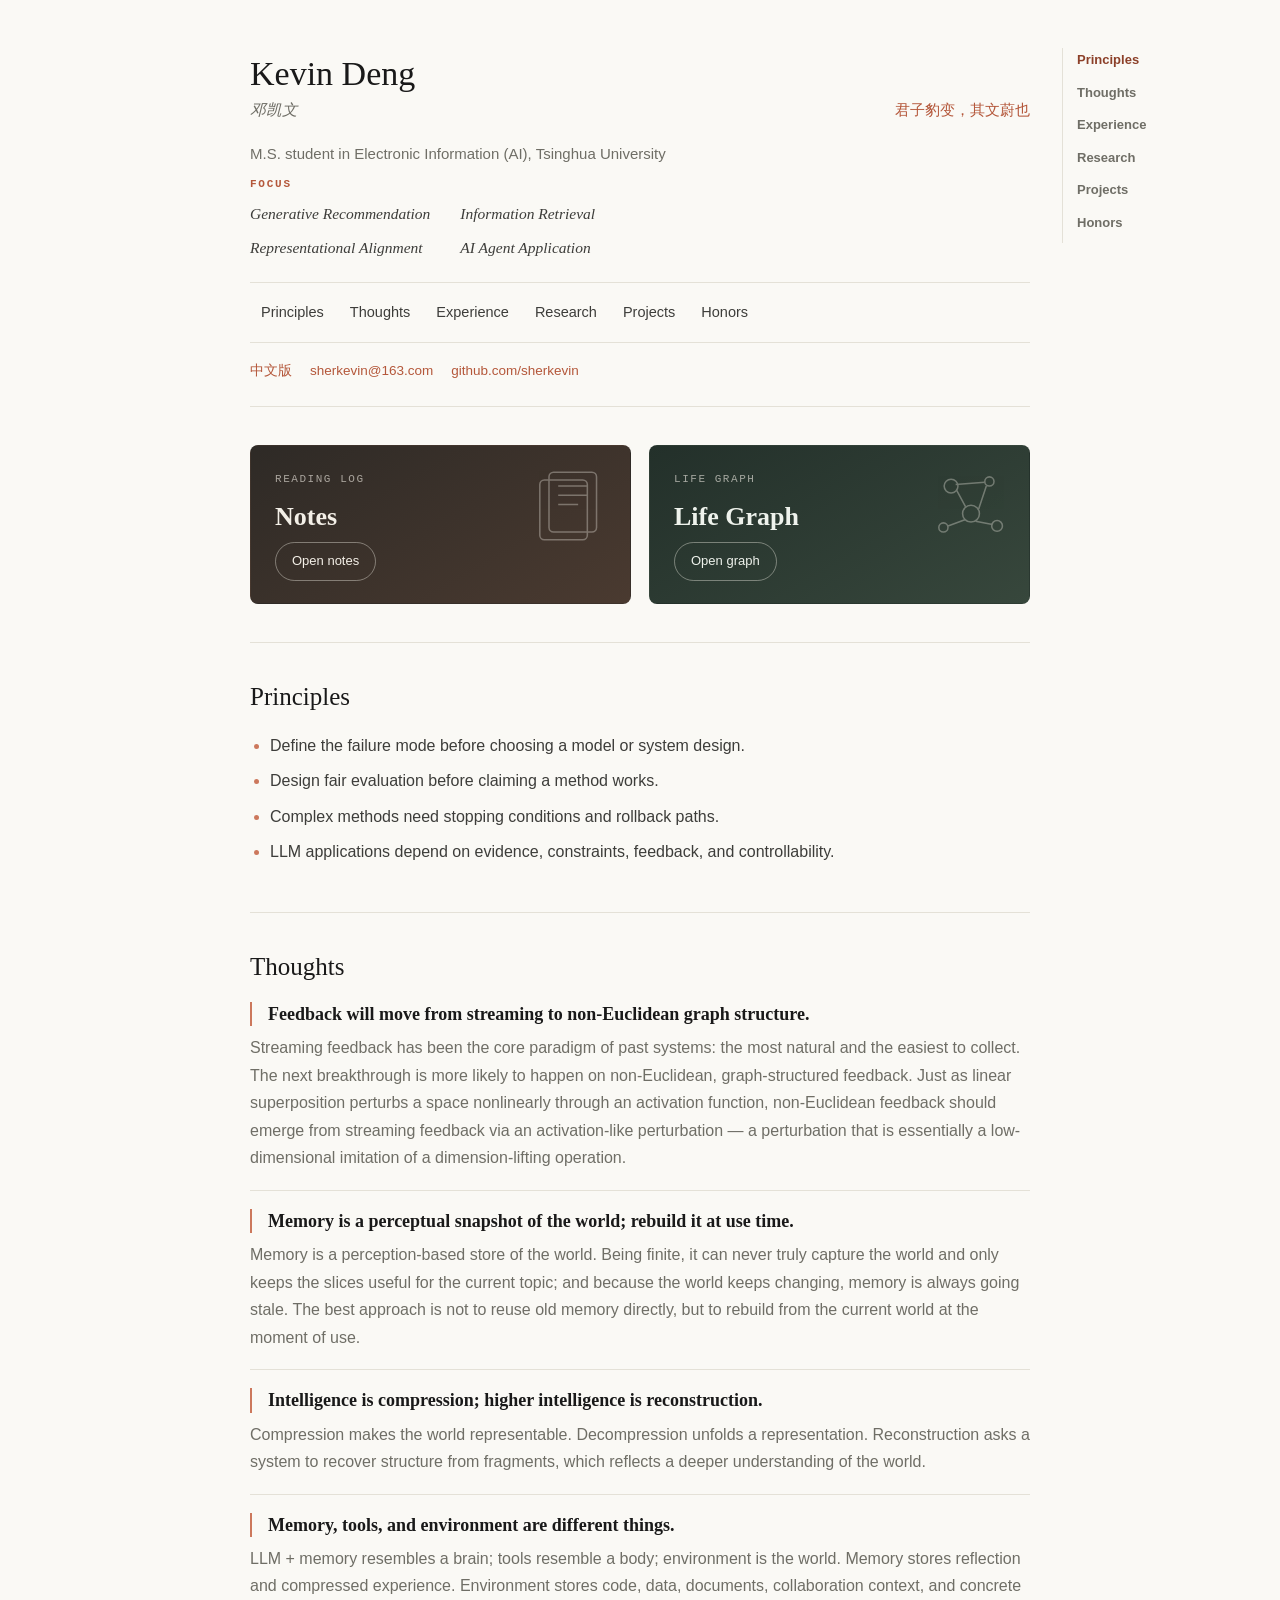
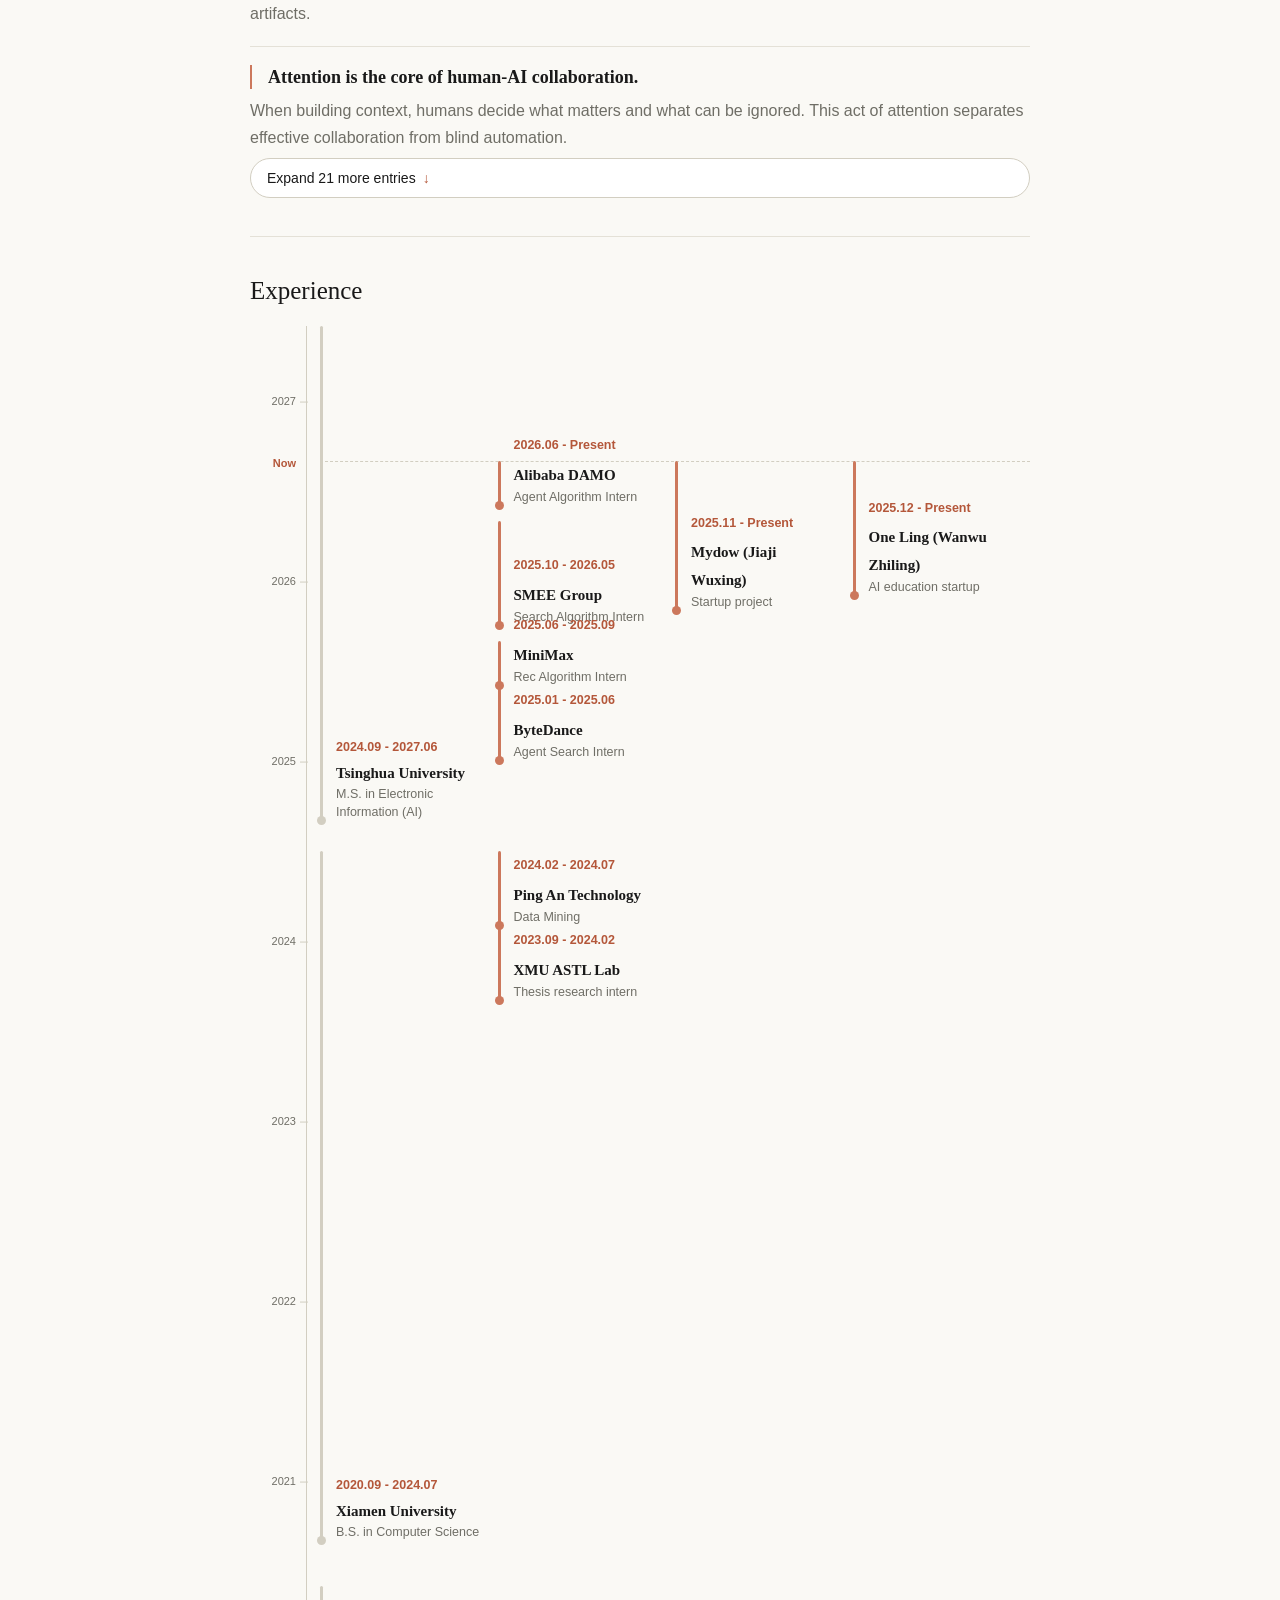
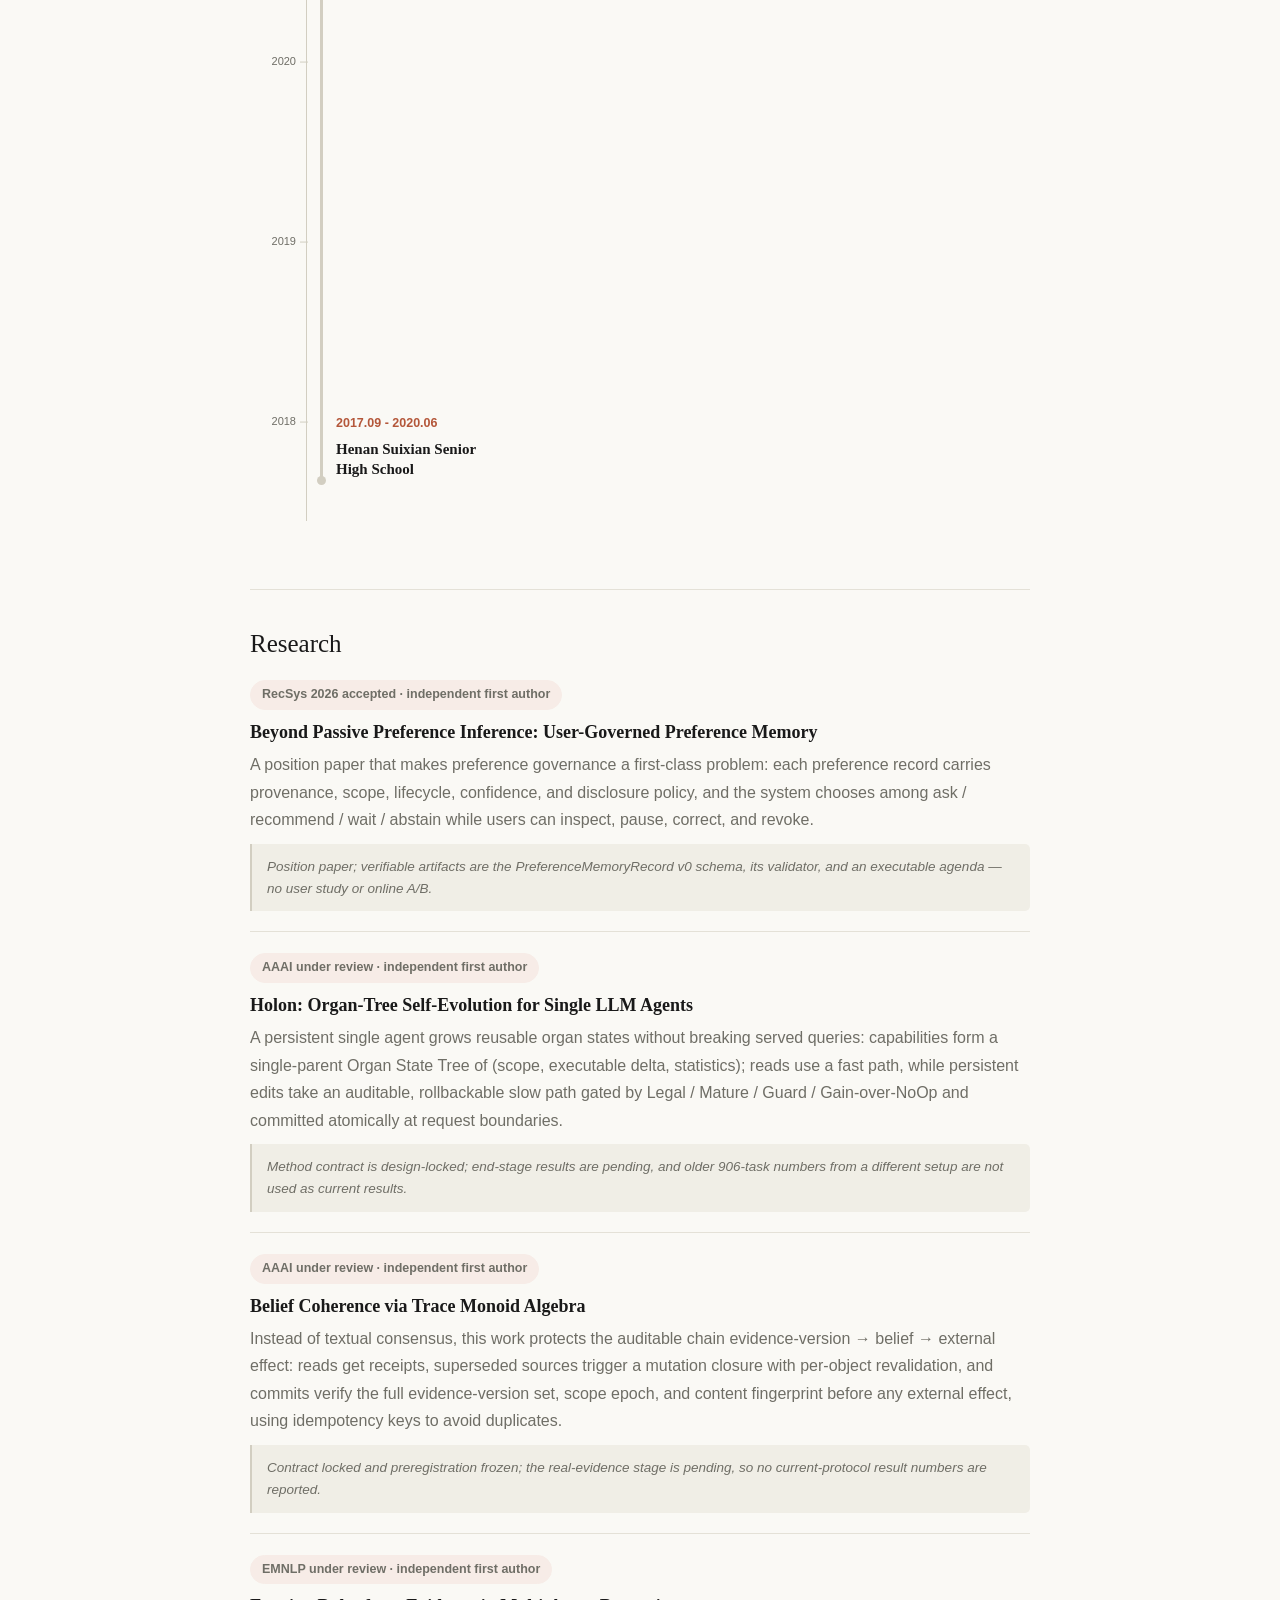
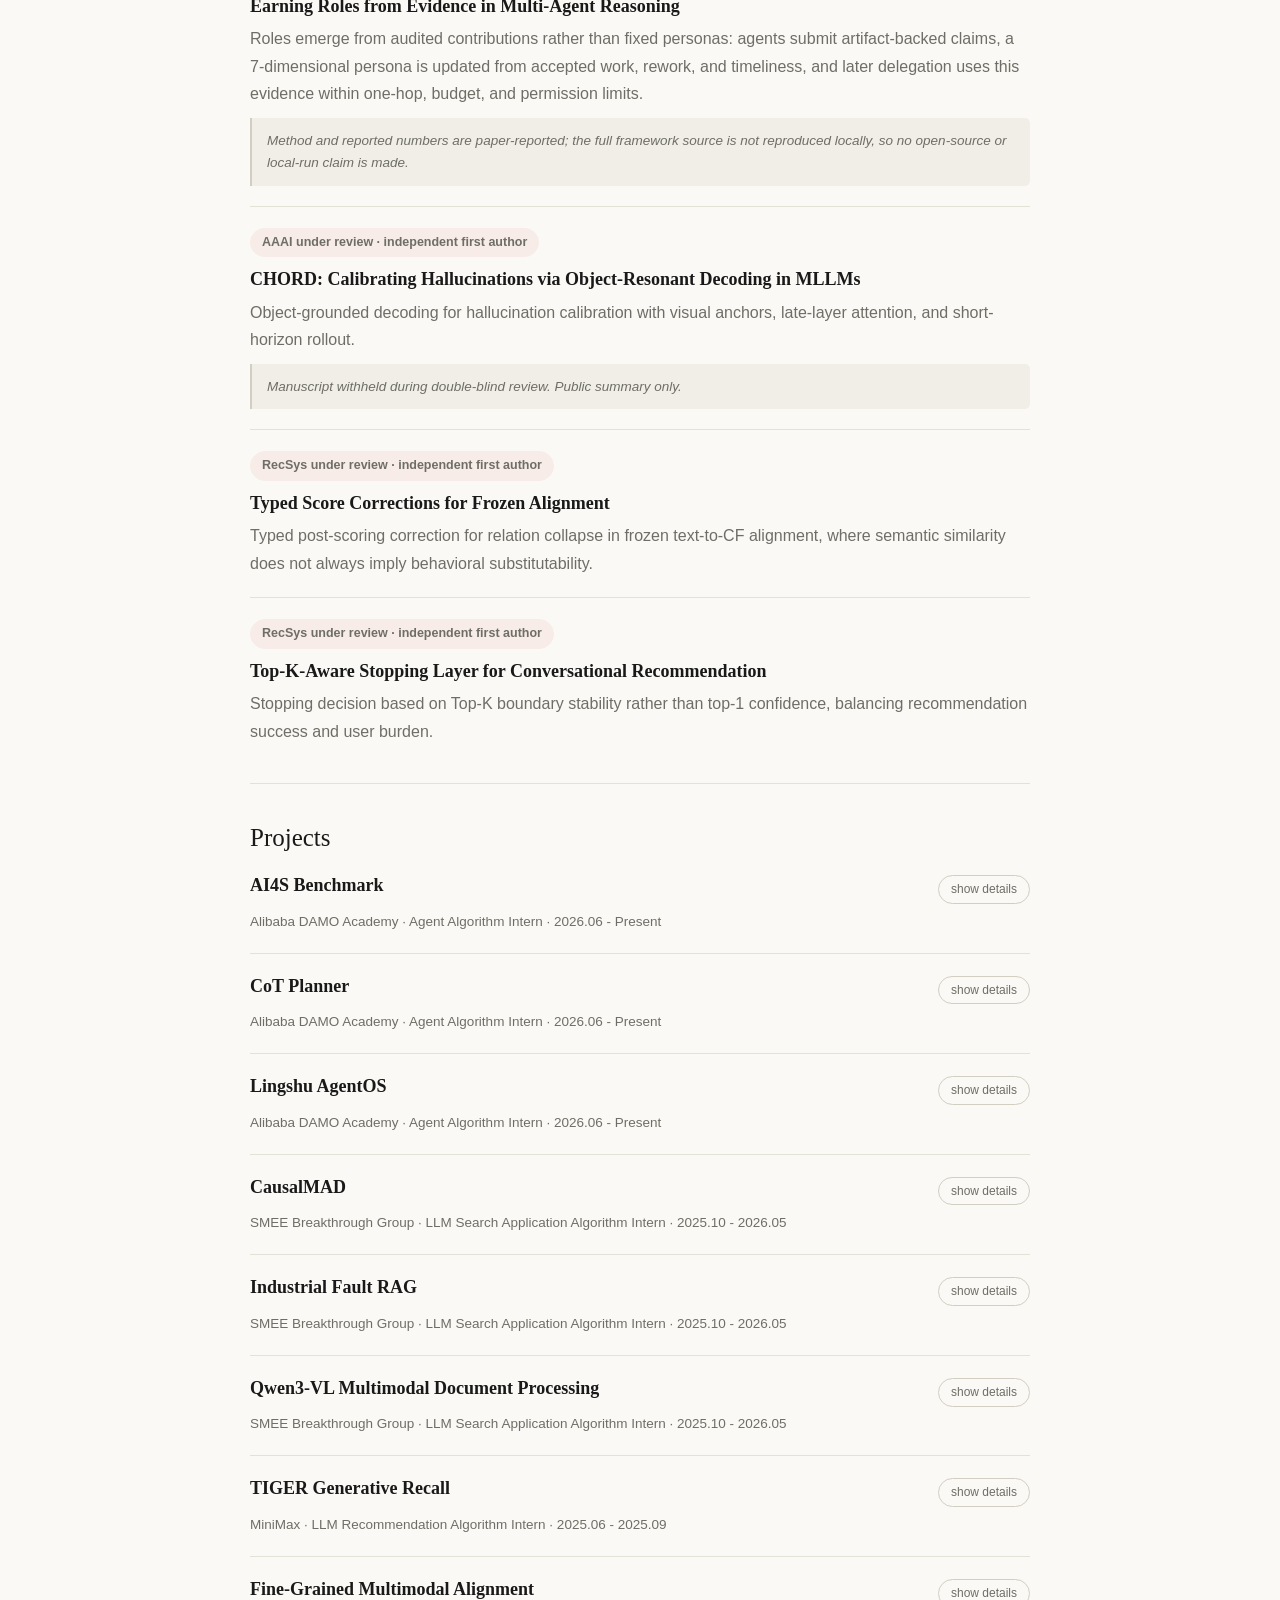
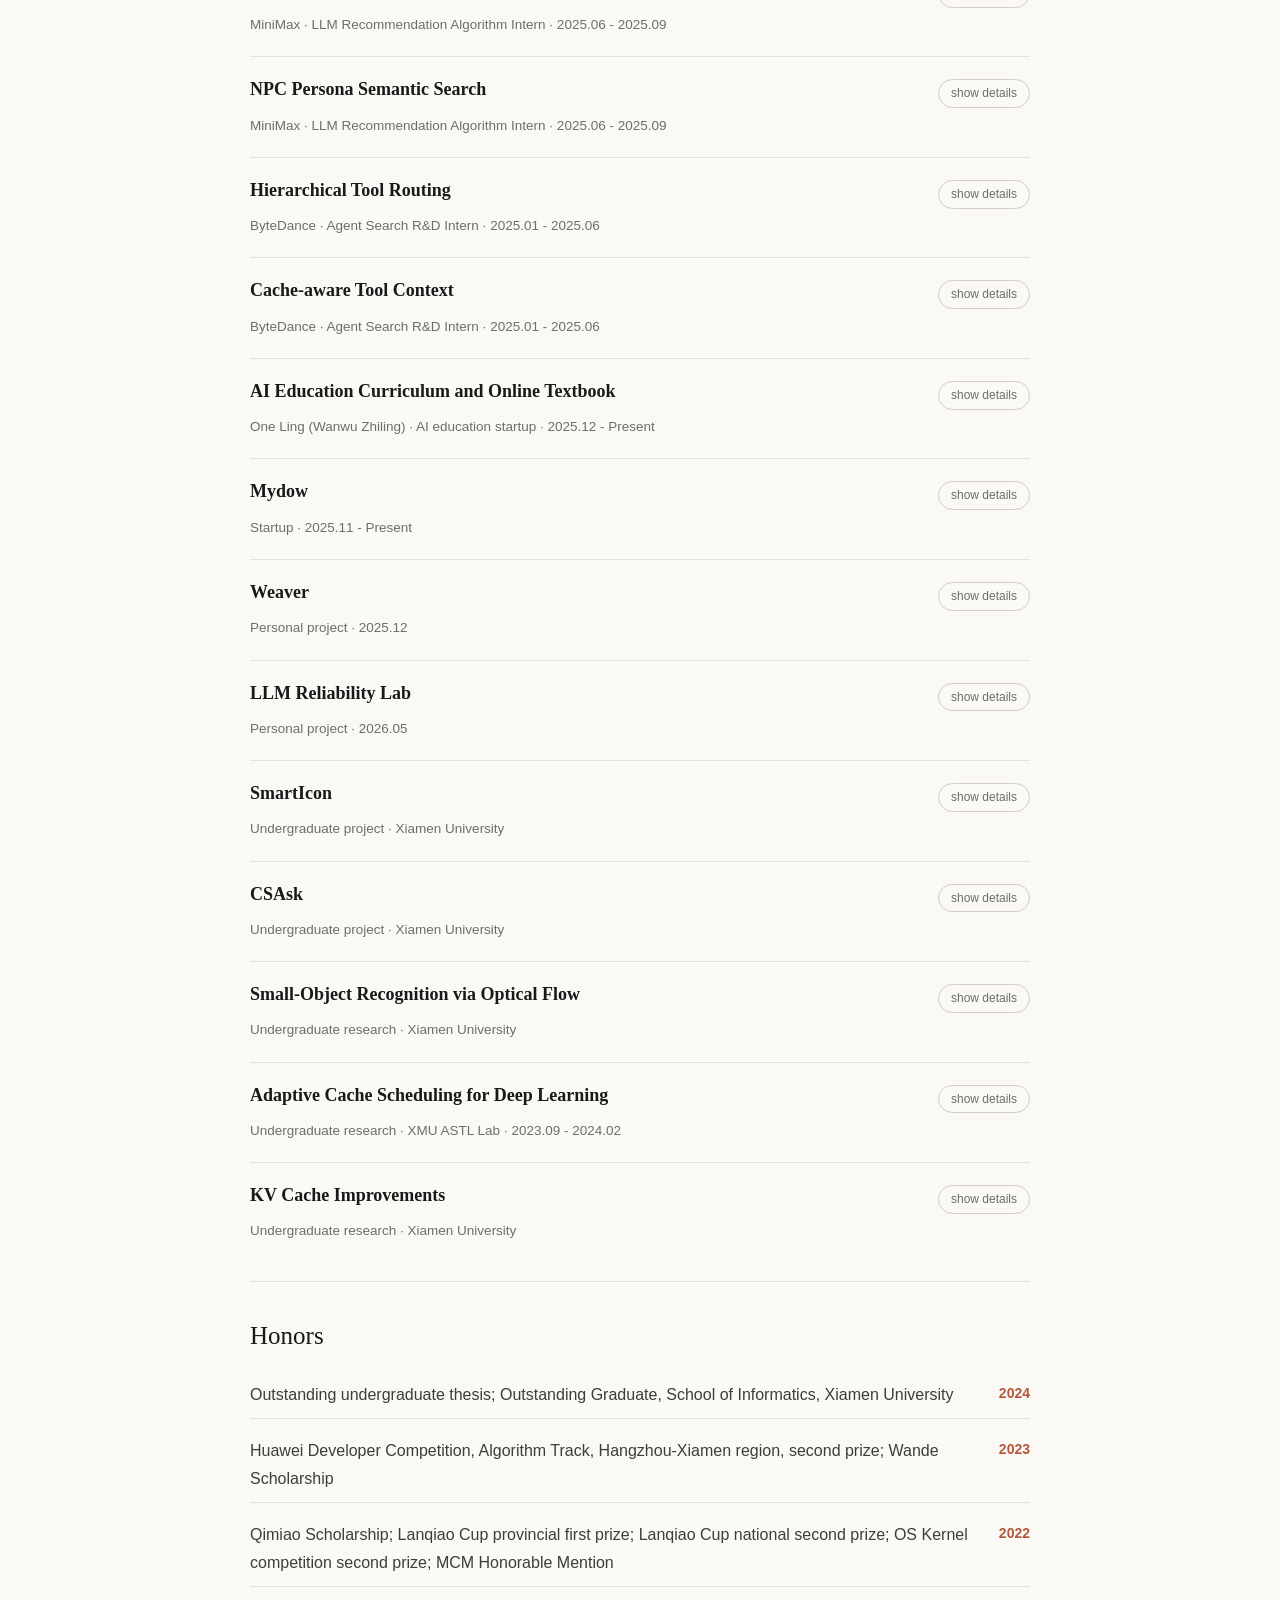
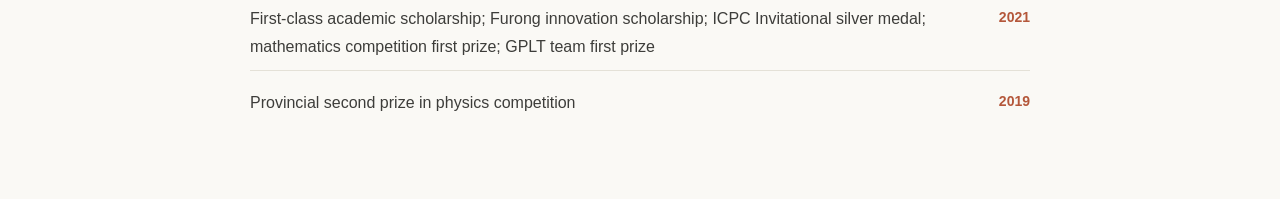
<file: en.html>
<!doctype html>
<html lang="en">
  <head>
    <meta charset="utf-8" />
    <meta name="viewport" content="width=device-width, initial-scale=1" />
    <meta
      name="description"
      content="Kevin Deng's personal homepage: generative recommendation, information retrieval, representational alignment, and AI agent applications."
    />
    <title>Kevin Deng | 邓凯文</title>
    <link rel="stylesheet" href="./styles.css?v=20260919a" />
  </head>
  <body>
    <div class="page-card">
      <aside class="sidebar">
        <div class="avatar">邓</div>
        <h1>Kevin Deng</h1>
        <div class="name-line">
          <p class="cn-name">邓凯文</p>
          <span class="motto">君子豹变，其文蔚也</span>
        </div>
        <p class="role">M.S. student in Electronic Information (AI), Tsinghua University</p>
        <p class="focus">
          <span class="focus-label">Focus</span>
          <span class="focus-items">
            <span>Generative Recommendation</span>
            <span>Information Retrieval</span>
            <span>Representational Alignment</span>
            <span>AI Agent Application</span>
          </span>
        </p>
        <nav aria-label="Section navigation">
          <a href="#principles">Principles</a>
          <a href="#thoughts">Thoughts</a>
          <a href="#experience">Experience</a>
          <a href="#research">Research</a>
          <a href="#projects">Projects</a>
          <a href="#honors">Honors</a>
        </nav>
        <div class="contact">
          <a href="./index.html">中文版</a>
          <a href="mailto:sherkevin@163.com">sherkevin@163.com</a>
          <a href="https://github.com/sherkevin">github.com/sherkevin</a>
        </div>
      </aside>

      <main class="content">
        <div class="portals">
          <a class="portal-card portal-notes" href="./notes.html">
            <svg class="portal-art" viewBox="0 0 120 120" fill="none" stroke="currentColor" stroke-width="2" aria-hidden="true">
              <rect x="18" y="26" width="62" height="78" rx="6" />
              <rect x="30" y="16" width="62" height="78" rx="6" />
              <path d="M42 34h38M42 46h38M42 58h26" />
            </svg>
            <p class="portal-kicker">Reading Log</p>
            <h3 class="portal-title">Notes</h3>
            <span class="portal-cta">Open notes</span>
          </a>
          <a class="portal-card portal-graph" href="./life-graph.html">
            <svg class="portal-art" viewBox="0 0 120 120" fill="none" stroke="currentColor" stroke-width="2" aria-hidden="true">
              <circle cx="34" cy="34" r="9" />
              <circle cx="84" cy="28" r="6" />
              <circle cx="60" cy="70" r="11" />
              <circle cx="24" cy="88" r="6" />
              <circle cx="94" cy="86" r="7" />
              <path d="M41 39l12 22M40 32l38-3M66 80l22 4M52 78l-22 8M70 64l10-30" />
            </svg>
            <p class="portal-kicker">Life Graph</p>
            <h3 class="portal-title">Life Graph</h3>
            <span class="portal-cta">Open graph</span>
          </a>
        </div>


        <section id="principles" class="section">
          <h2>Principles</h2>
          <ul class="plain-list">
            <li>Define the failure mode before choosing a model or system design.</li>
            <li>Design fair evaluation before claiming a method works.</li>
            <li>Complex methods need stopping conditions and rollback paths.</li>
            <li>LLM applications depend on evidence, constraints, feedback, and controllability.</li>
          </ul>
        </section>
        <section id="thoughts" class="section">
          <h2>Thoughts</h2>
          <div class="principles">
<article>
              <h3>Feedback will move from streaming to non-Euclidean graph structure.</h3>
              <p>
                Streaming feedback has been the core paradigm of past systems: the most natural and the easiest to collect.
                The next breakthrough is more likely to happen on non-Euclidean, graph-structured feedback. Just as linear
                superposition perturbs a space nonlinearly through an activation function, non-Euclidean feedback should
                emerge from streaming feedback via an activation-like perturbation &mdash; a perturbation that is essentially
                a low-dimensional imitation of a dimension-lifting operation.
              </p>
            </article>
            <article>
              <h3>Memory is a perceptual snapshot of the world; rebuild it at use time.</h3>
              <p>
                Memory is a perception-based store of the world. Being finite, it can never truly capture
                the world and only keeps the slices useful for the current topic; and because the world keeps
                changing, memory is always going stale. The best approach is not to reuse old memory directly,
                but to rebuild from the current world at the moment of use.
              </p>
            </article>
            <article>
              <h3>Intelligence is compression; higher intelligence is reconstruction.</h3>
              <p>
                Compression makes the world representable. Decompression unfolds
                a representation. Reconstruction asks a system to recover structure
                from fragments, which reflects a deeper understanding of the world.
              </p>
            </article>
            <article>
              <h3>Memory, tools, and environment are different things.</h3>
              <p>
                LLM + memory resembles a brain; tools resemble a body; environment is the world.
                Memory stores reflection and compressed experience. Environment stores code,
                data, documents, collaboration context, and concrete artifacts.
              </p>
            </article>
            <article>
              <h3>Attention is the core of human-AI collaboration.</h3>
              <p>
                When building context, humans decide what matters and what can be ignored.
                This act of attention separates effective collaboration from blind automation.
              </p>
            </article>
          </div>
          <details class="thoughts-more">
            <summary>
              <span class="when-closed">Expand 21 more entries</span>
              <span class="when-open">Collapse</span>
            </summary>
            <div class="principles">
              <article>
              <h3>Frequency shapes memory; value drives reflection.</h3>
              <p>
                Models learn general frequency patterns, while personal memory is shaped by
                the specific frequency of an individual's world. Valuable events trigger
                reflection, which is an iterative compression of high-value samples.
              </p>
            </article>
              <article>
              <h3>AI coding is entropy control and minimal change.</h3>
              <p>
                Code is an artifact deposited into the environment. Good AI coding is not
                large-scale generation; it is the smallest necessary change after understanding
                the project structure, keeping the system readable, maintainable, and reversible.
              </p>
            </article>
              <article>
              <h3>Frequency is link; link is knowledge.</h3>
              <p>
                Everything is frequency. Human language and all languages are frequency; memory is frequency too.
                Frequency makes objects co-occur, co-occurrence builds links, links produce knowledge, and knowledge
                produces wisdom. Frequency also discriminates: it separates 0 from 1, and relevant from irrelevant.
              </p>
            </article>
              <article>
              <h3>What matters is the difference between states.</h3>
              <p>
                The world changes continuously; what matters is always the difference between the current state and the
                previous one. Memory is a snapshot of the world and is therefore always stale; perception is always stale.
              </p>
            </article>
              <article>
              <h3>A memory module activates part of the base model.</h3>
              <p>
                Memory is the result of item recurrence: memory is the model, and the model is memory. An LLM learns the
                frequency of the world, which is why it is a base model. Forgetting is the bias between the frequency
                world of a session and the frequency world of the LLM. Information is stale the moment it is produced, so
                memory is a reconstruction of information, and it is stale the moment it is produced.
              </p>
            </article>
              <article>
              <h3>Sphere model: frequency similarity stacked on the base world.</h3>
              <p>
                Re-examine the relation between vector similarity and frequency: build a frequency-similarity model per
                session and stack it on the base frequency world as a non-invasive memory module. The key quantities are
                surprise (peaks), movement speed, and arousal.
              </p>
            </article>
              <article>
              <h3>Dream: ingest the day and rebuild memory.</h3>
              <p>
                Dreaming ingests the day's information and rebuilds current memory: deleting the unnecessary and linking
                new memory to existing memory. When the intuitive side dominates, wandering ranges wider and finds hidden,
                non-co-occurrence relations; rational (frequency, semantic) and intuitive (felt similarity, deep similarity)
                wandering combine near and far.
              </p>
            </article>
              <article>
              <h3>Three routes to real-time LLM memory.</h3>
              <p>Zipper KV cache (hologram); causal graphs; bionic layering: active forgetting, passive induction, dream.</p>
            </article>
              <article>
              <h3>Fast and slow thinking are the neural-symbolic combination.</h3>
              <p>
                In neural-symbolic intelligence, the neural side is deep learning and intuition; the symbolic side is
                reasoning and causality. The first is fast thinking: intuitive and quick but without logic. The second is
                slow thinking: complex but logical, inferential, and derivable.
              </p>
            </article>
              <article>
              <h3>Three levels of reflecting reality.</h3>
              <p>
                Association, intervention, counterfactual. Nearly all current models sit at the association level.
                Reinforcement learning sits at intervention: an action that actively changes the world. Counterfactual is
                the higher level: if an earlier action or decision had been different, what would change now? Answering
                that is what it means to truly understand causation.
              </p>
            </article>
              <article>
              <h3>Self-evolving agents: value comes from others' evaluations.</h3>
              <p>
                Different agents form a network like an ant colony, but with division of labor: each agent grows more
                familiar with certain task types through the tasks it touches. Each agent carries a vector label for what
                it is good at, produced by others' evaluations of it: my value is not decided by me but by how others see
                me. Once the network runs, no dispatcher is needed: each agent decides whether a task suits it, does it if
                so, and passes it on otherwise.
              </p>
            </article>
              <article>
              <h3>GAN-style training injects expert attributes.</h3>
              <p>
                Training with a GAN can grant professional attributes: the discriminator can be designed as a domain
                expert judge, so training only the judge plugs expert knowledge into any pre-trained model. This simulates
                human-LLM interaction with the human replaced by an LLM; because that LLM is more specialized, a small LLM
                can still be deep. Joint agent training can use the same GAN pattern: task board, communication board,
                consensus board.
              </p>
            </article>
              <article>
              <h3>The cost of division of labor and the necessity of collaboration.</h3>
              <p>
                The gap between engineering and algorithms is wider than the gap between product and engineering. It is
                exactly this information asymmetry that makes AI deployment hard: the downside of division of labor and
                the necessity of collaboration, the same thing as multi-agent coordination. The lesson: an agent must know
                what it can do, and more importantly what it cannot do and who can help with it.
              </p>
            </article>
              <article>
              <h3>A unified measure: align space and time perception.</h3>
              <p>Give every agent a standard-measure middleware that aligns space and time perception.</p>
            </article>
              <article>
              <h3>Let the LLM state its own shortcomings.</h3>
              <p>Let the LLM say its own shortcomings, and say what it wants.</p>
            </article>
              <article>
              <h3>One Own Rec: return recommendation control to the user.</h3>
              <p>
                Tell the app what I want to see, how, and when, instead of letting the recsys guess. This differs
                essentially from search: search is personalized but still needs your search words; recommendation should
                discover what you never searched for. What is given to the recsys is not keywords but a coarse intent.
                Current app recommendation has two problems: memory too heavy, locking onto learned interests while user
                interests drift; communication too light, receiving only binary feedback that takes many operations to
                correct.
              </p>
            </article>
              <article>
              <h3>The post-training paradigm is shifting.</h3>
              <p>
                From "train one large model" to "train several experts, then distill and merge": math, code, and agent
                experts each get specialized RL, then OPD / MOPD compresses the capabilities back into a unified model.
                On-policy distillation becomes an efficient route beside RL, with the teacher giving dense per-token
                feedback. Test-time compute becomes a new capability direction. RLVR shifts from stacking rollouts to
                training well. SFT is no longer merely a warm start for RL. Good data cannot yet be replaced by algorithms.
              </p>
            </article>
              <article>
              <h3>Post-training perhaps should not be QA-shaped.</h3>
              <p>
                Why is fine-tuning all QA-shaped; should it not be pair-shaped? An important reason LLMs hit an upper
                bound is that they have used up the world's data; further gains require better, deeper use of data.
              </p>
            </article>
              <article>
              <h3>Generation and judgment differ in complexity; they can spiral upward.</h3>
              <p>Generation and judgment are tasks of entirely different complexity; the gap between them can drive a spiral of improvement.</p>
            </article>
              <article>
              <h3>The four components of RL and their conversion.</h3>
              <p>
                Policy, perception, world knowledge, value function. Perception converts into value function after a
                point: the former is short-term memory, the latter long-term. Value function is a decomposition of the
                final target; being able to value the next action means being able to decompose the task. Policy judges by
                value function: it may follow high value entirely, but must also explore; policy is that balance.
              </p>
            </article>
              <article>
              <h3>A benchmark is the loss function of the new era.</h3>
              <p>
                A good benchmark is interpretable and is a slice of the world: project the world onto it and improve the
                agent on the concrete task. Agent capability spans reasoning, memory, and tool use; the domain topic is
                the key; fine-grained scoring rules serve as capability metrics; scores should not be too good, leaving
                room for self-improvement. Scoring must be repeatable and comparable, which rules out llm-judge first;
                signals should be dense and continuous, which requires structured agent outputs. Cheating means calling a
                tool that directly yields the answer to bypass multi-step reasoning; writing the answer from memory is not
                cheating, because memory is itself part of agent capability.
              </p>
            </article>
            </div>
          </details>
        </section>
        <section id="experience" class="section">
          <h2>Experience</h2>
          <!-- Proportional vertical Gantt, newest first: --m0/--m1 are months
               since 2017.09, one month is --tl-s px, and the axis runs from
               --tl-max at the top down to 0, so recent periods sit at the top
               and equal height always means equal time. Lane 1 carries the
               school spans, lane 2 the consecutive work track, lanes 3-4 the
               two startups that run alongside it. -->
          <div class="timeline">
            <div class="timeline-lanes">
              <span class="tl-now" style="--m0:108" data-label="Now"></span>
              <span class="tl-year" style="--m0:4">2018</span>
              <span class="tl-year" style="--m0:16">2019</span>
              <span class="tl-year" style="--m0:28">2020</span>
              <span class="tl-year" style="--m0:40">2021</span>
              <span class="tl-year" style="--m0:52">2022</span>
              <span class="tl-year" style="--m0:64">2023</span>
              <span class="tl-year" style="--m0:76">2024</span>
              <span class="tl-year" style="--m0:88">2025</span>
              <span class="tl-year" style="--m0:100">2026</span>
              <span class="tl-year" style="--m0:112">2027</span>
              <div class="timeline-item tl-l2" style="--m0:105;--m1:108">
                <details class="tl-detail">
                  <summary>
                    <time>2026.06 - Present</time>
                    <h3>Alibaba DAMO</h3>
                  <span class="timeline-role">Agent Algorithm Intern</span>
                  </summary>
                  <div class="tl-points">
                    <ul class="entry-points">
                    <li>CoT Planner: plan-generation model on the Qwen family, SFT cold start distilled from a strong model and two DPO rounds driven by judge preference pairs</li>
                    <li>At inference, sample 8 candidate plan chains and let the judge pick one to execute, mirroring the recall-then-rerank two-stage paradigm</li>
                    <li>AI4S Benchmark: task sets and checkpoint process verifiers for long-horizon drug and material tasks, with domain databases as ground truth</li>
                    <li>Checkpoint-level signals support process metrics such as autonomy@0, separating a correct result from a correct process chain</li>
                    <li>Agent OS: NobelClaw scheduling governance, owning subgraph recursive expansion and failure rollback modules</li>
                    </ul>
                  </div>
                </details>
              </div>
              <div class="timeline-item tl-l4" style="--m0:99;--m1:108">
                <details class="tl-detail">
                  <summary>
                    <time>2025.12 - Present</time>
                    <h3>One Ling (Wanwu Zhiling)</h3>
                  <span class="timeline-role">AI education startup</span>
                  </summary>
                  <div class="tl-points">
                    <ul class="entry-points">
                    <li>Course material for high-school IT classes, school-based AI electives, and science-innovation clubs: Python fundamentals, a RAG QA assistant, AI trustworthiness judgment, and multimodal retrieval</li>
                    <li>AI Evidence Quest: campus document QA course project covering retrieval, citation checking, refusal under low evidence, and AI trustworthiness judgment</li>
                    <li>AI Image Detective: image embedding and similarity-retrieval course project, where weight controls explain how color, shape, and texture affect ranking</li>
                    <li>AI literacy: RAG decomposed into question, evidence retrieval, answer generation, and source verification</li>
                    <li>Assessment design: assignment rubrics covering problem definition, code style, logical completeness, exception handling, presentation, and extension attempts</li>
                    </ul>
                  </div>
                </details>
              </div>
              <div class="timeline-item tl-l3" style="--m0:98;--m1:108">
                <details class="tl-detail">
                  <summary>
                    <time>2025.11 - Present</time>
                    <h3>Mydow (Jiaji Wuxing)</h3>
                  <span class="timeline-role">Startup project</span>
                  </summary>
                  <div class="tl-points">
                    <ul class="entry-points">
                    <li>LLM user-profile and icebreaker matching product; shortlisted by Qimiao Chuangtan with angel funding</li>
                    <li>Separates profile evidence, matching permission, and external disclosure; recommendation and messaging are two gated stages</li>
                    <li>Icebreakers use only mutually disclosed attributes, with independent Safety/Critic checks and send confirmation</li>
                    </ul>
                  </div>
                </details>
              </div>
              <div class="timeline-item tl-l2" style="--m0:97;--m1:104">
                <details class="tl-detail">
                  <summary>
                    <time>2025.10 - 2026.05</time>
                    <h3>SMEE Group</h3>
                  <span class="timeline-role">Search Algorithm Intern</span>
                  </summary>
                  <div class="tl-points">
                    <ul class="entry-points">
                    <li>Owned domain LLM + RAG data construction, chunk schema, and retrieval evaluation support</li>
                    <li>Co-designed the Parser / Retrieval / Diagnosis / SOP / Verification multi-agent diagnosis flow</li>
                    <li>Covered expert document splitting and standard evidence organization</li>
                    <li>Defined low-evidence refusal rules and human escalation conditions for high-risk SOPs</li>
                    <li>Owned citation checking of diagnosis answers and feedback sample accumulation</li>
                    </ul>
                  </div>
                </details>
              </div>
              <div class="timeline-item tl-l2" style="--m0:93;--m1:96">
                <details class="tl-detail">
                  <summary>
                    <time>2025.06 - 2025.09</time>
                    <h3>MiniMax</h3>
                  <span class="timeline-role">Rec Algorithm Intern</span>
                  </summary>
                  <div class="tl-points">
                    <ul class="entry-points">
                    <li>NPC recommendation for companion products such as Xingye and Talkie; an NPC is both content and a continuing conversation partner</li>
                    <li>Dynamic retraining for growth prediction; dual recall over VLM image semantics and text similarity</li>
                    <li>Voice embedding sample construction; TIGER generative recall validation; multimodal recall fusion evaluation</li>
                    <li>Evaluation around fixed candidate budgets, exposure bias, long-tail coverage, repeat exposure, and negative feedback</li>
                    </ul>
                  </div>
                </details>
              </div>
              <div class="timeline-item tl-l2" style="--m0:88;--m1:93">
                <details class="tl-detail">
                  <summary>
                    <time>2025.01 - 2025.06</time>
                    <h3>ByteDance</h3>
                  <span class="timeline-role">Agent Search Intern</span>
                  </summary>
                  <div class="tl-points">
                    <ul class="entry-points">
                    <li>Built the MCP Factory pipeline, turning internal APIs into standardized Tool Calls</li>
                    <li>Accumulated taxonomy, parameter schemas, error codes, call examples, and knowledge-base Refine data</li>
                    <li>Focused on tool discoverability, schema constraints, call failure recovery, permission boundaries, and document structuring</li>
                    </ul>
                  </div>
                </details>
              </div>
              <div class="timeline-item tl-l1 tl-school" style="--m0:84;--m1:117">
                <time>2024.09 - 2027.06</time>
                <h3>Tsinghua University</h3>
                  <span class="timeline-role">M.S. in Electronic Information (AI)</span>
              </div>
              <div class="timeline-item tl-l2" style="--m0:77;--m1:82">
                <details class="tl-detail">
                  <summary>
                    <time>2024.02 - 2024.07</time>
                    <h3>Ping An Technology</h3>
                  <span class="timeline-role">Data Mining</span>
                  </summary>
                  <div class="tl-points">
                    <ul class="entry-points">
                    <li>Optimized user-profile models, mining real-time behavior features and fusing them with offline features</li>
                    <li>Assessed feature relevance with collaborative filtering, LR, and clustering</li>
                    <li>Embedded filtering rules into repayment-rate prediction models, supporting strategy tuning in gray-release A/B tests</li>
                    </ul>
                  </div>
                </details>
              </div>
              <div class="timeline-item tl-l2" style="--m0:72;--m1:77">
                <details class="tl-detail">
                  <summary>
                    <time>2023.09 - 2024.02</time>
                    <h3>XMU ASTL Lab</h3>
                  <span class="timeline-role">Thesis research intern</span>
                  </summary>
                  <div class="tl-points">
                    <ul class="entry-points">
                    <li>Undergraduate thesis, "Deep-Learning-Based Adaptive Cache Systems": cache-value estimation replaces LRU/LFU heuristics for eviction</li>
                    <li>Trained a sequence model on request order, object size, revisit intervals, and past hits to predict the next-access probability of each object</li>
                    <li>Ranked retention by benefit per unit of space (expected hit gain / occupancy cost), handling fairness across objects of very different sizes</li>
                    <li>Offline replay on public access traces against LRU/LFU/ARC, improving both hit-rate and byte-hit-rate</li>
                    <li>Validated policy stability in shadow mode in front of an object store, watching mis-eviction back-to-origin pressure before enabling writes</li>
                    </ul>
                  </div>
                </details>
              </div>
              <div class="timeline-item tl-l1 tl-school" style="--m0:36;--m1:82">
                <time>2020.09 - 2024.07</time>
                <h3>Xiamen University</h3>
                  <span class="timeline-role">B.S. in Computer Science</span>
              </div>
              <div class="timeline-item tl-l1 tl-school" style="--m0:0;--m1:33">
                <time>2017.09 - 2020.06</time>
                <h3>Henan Suixian Senior High School</h3>
              </div>
            </div>
          </div>
        </section>
        <section id="research" class="section">
          <h2>Research</h2>
          <article class="publication">
            <p class="venue">RecSys 2026 accepted · independent first author</p>
            <h3>Beyond Passive Preference Inference: User-Governed Preference Memory</h3>
            <p>A position paper that makes preference governance a first-class problem: each preference record carries provenance, scope, lifecycle, confidence, and disclosure policy, and the system chooses among ask / recommend / wait / abstain while users can inspect, pause, correct, and revoke.</p>
            <p class="note">Position paper; verifiable artifacts are the PreferenceMemoryRecord v0 schema, its validator, and an executable agenda &mdash; no user study or online A/B.</p>
          </article>
          <article class="publication">
            <p class="venue">AAAI under review · independent first author</p>
            <h3>Holon: Organ-Tree Self-Evolution for Single LLM Agents</h3>
            <p>A persistent single agent grows reusable organ states without breaking served queries: capabilities form a single-parent Organ State Tree of (scope, executable delta, statistics); reads use a fast path, while persistent edits take an auditable, rollbackable slow path gated by Legal / Mature / Guard / Gain-over-NoOp and committed atomically at request boundaries.</p>
            <p class="note">Method contract is design-locked; end-stage results are pending, and older 906-task numbers from a different setup are not used as current results.</p>
          </article>
          <article class="publication">
            <p class="venue">AAAI under review · independent first author</p>
            <h3>Belief Coherence via Trace Monoid Algebra</h3>
            <p>Instead of textual consensus, this work protects the auditable chain evidence-version &rarr; belief &rarr; external effect: reads get receipts, superseded sources trigger a mutation closure with per-object revalidation, and commits verify the full evidence-version set, scope epoch, and content fingerprint before any external effect, using idempotency keys to avoid duplicates.</p>
            <p class="note">Contract locked and preregistration frozen; the real-evidence stage is pending, so no current-protocol result numbers are reported.</p>
          </article>
          <article class="publication">
            <p class="venue">EMNLP under review · independent first author</p>
            <h3>Earning Roles from Evidence in Multi-Agent Reasoning</h3>
            <p>Roles emerge from audited contributions rather than fixed personas: agents submit artifact-backed claims, a 7-dimensional persona is updated from accepted work, rework, and timeliness, and later delegation uses this evidence within one-hop, budget, and permission limits.</p>
            <p class="note">Method and reported numbers are paper-reported; the full framework source is not reproduced locally, so no open-source or local-run claim is made.</p>
          </article>
          <article class="publication">
            <p class="venue">AAAI under review · independent first author</p>
            <h3>CHORD: Calibrating Hallucinations via Object-Resonant Decoding in MLLMs</h3>
            <p>Object-grounded decoding for hallucination calibration with visual anchors, late-layer attention, and short-horizon rollout.</p>
            <p class="note">Manuscript withheld during double-blind review. Public summary only.</p>
          </article>
          <article class="publication">
            <p class="venue">RecSys under review · independent first author</p>
            <h3>Typed Score Corrections for Frozen Alignment</h3>
            <p>Typed post-scoring correction for relation collapse in frozen text-to-CF alignment, where semantic similarity does not always imply behavioral substitutability.</p>
          </article>
          <article class="publication">
            <p class="venue">RecSys under review · independent first author</p>
            <h3>Top-K-Aware Stopping Layer for Conversational Recommendation</h3>
            <p>Stopping decision based on Top-K boundary stability rather than top-1 confidence, balancing recommendation success and user burden.</p>
          </article>
        </section>
        <section id="projects" class="section">
          <h2>Projects</h2>
          <div class="project">
            <details class="event-detail">
              <summary class="project-head">
                <h3>AI4S Benchmark</h3>
                <p class="project-org">Alibaba DAMO Academy · Agent Algorithm Intern · 2026.06 - Present</p>
              </summary>
              <ul class="entry-points">
              <li>Task sets and checkpoint process verifiers for long-horizon drug/material tasks, with domain databases as ground truth</li>
              <li>Reverse question generation: pick known-correct answers from frozen scientific databases, build atomic questions, then compose long tasks</li>
              <li>basic / some / enough three-tier difficulty on the same question; generative vs discriminative two-way split</li>
              <li>Checkpoint-level signals support process metrics such as autonomy@0, separating right result from right process chain</li>
            </ul>
            </details>
          </div>
          <div class="project">
            <details class="event-detail">
              <summary class="project-head">
                <h3>CoT Planner</h3>
                <p class="project-org">Alibaba DAMO Academy · Agent Algorithm Intern · 2026.06 - Present</p>
              </summary>
              <ul class="entry-points">
              <li>Plan-generation model on the Qwen family: strong-model distillation SFT cold start, judge-preference DPO over two rounds</li>
              <li>At inference, sample 8 candidate plan chains and let the judge pick the best, mirroring recall-then-rerank</li>
            </ul>
            </details>
          </div>
          <div class="project">
            <details class="event-detail">
              <summary class="project-head">
                <h3>Lingshu AgentOS</h3>
                <p class="project-org">Alibaba DAMO Academy · Agent Algorithm Intern · 2026.06 - Present</p>
              </summary>
              <ul class="entry-points">
              <li>Port OS concepts of process, permission, and rollback onto agents</li>
              <li>NobelClaw scheduling governance: Subgraph recursive expansion and failure rollback modules</li>
            </ul>
            </details>
          </div>
          <div class="project">
            <details class="event-detail">
              <summary class="project-head">
                <h3>CausalMAD</h3>
                <p class="project-org">SMEE Breakthrough Group · LLM Search Application Algorithm Intern · 2025.10 - 2026.05</p>
              </summary>
              <ul class="entry-points">
              <li>Partition specialist agents by the servo system's physical causal DAG; CausalGNN generates attention bias</li>
              <li>Per-agent LoRA with learnable fusion gating for causal diagnosis</li>
            </ul>
            </details>
          </div>
          <div class="project">
            <details class="event-detail">
              <summary class="project-head">
                <h3>Industrial Fault RAG</h3>
                <p class="project-org">SMEE Breakthrough Group · LLM Search Application Algorithm Intern · 2025.10 - 2026.05</p>
              </summary>
              <ul class="entry-points">
              <li>Multi-granularity chunking; BM25/dense hybrid recall fused by type-adaptive weighted RRF</li>
              <li>Graph diffusion plus source-aware cross-encoder reranking, iterated by expert drag feedback</li>
              <li>Complexity routing and gap self-check drive multi-round supplementary search; expert-annotated Recall@5, citation support, and root-cause coverage</li>
              <li>Evidence tracing and low-evidence refusal</li>
            </ul>
            </details>
          </div>
          <div class="project">
            <details class="event-detail">
              <summary class="project-head">
                <h3>Qwen3-VL Multimodal Document Processing</h3>
                <p class="project-org">SMEE Breakthrough Group · LLM Search Application Algorithm Intern · 2025.10 - 2026.05</p>
              </summary>
              <ul class="entry-points">
              <li>Accumulated engineering logs and tree-structured fault graphs; structured document, topology expansion, and causal analysis pipelines</li>
              <li>Qwen3-VL-8B image-text QA plus reranking for multimodal documents</li>
            </ul>
            </details>
          </div>
          <div class="project">
            <details class="event-detail">
              <summary class="project-head">
                <h3>TIGER Generative Recall</h3>
                <p class="project-org">MiniMax · LLM Recommendation Algorithm Intern · 2025.06 - 2025.09</p>
              </summary>
              <ul class="entry-points">
              <li>RQ-Kmeans quantizes NPC text and appearance into hierarchical Semantic IDs; ~25M encoder-decoder autoregressive candidate generation</li>
              <li>Width-128 beam search with trie-constrained decoding to guarantee ID validity</li>
              <li>Fixed candidate-budget ablations verify gains over two-tower retrieval and long-tail coverage</li>
            </ul>
            </details>
          </div>
          <div class="project">
            <details class="event-detail">
              <summary class="project-head">
                <h3>Fine-Grained Multimodal Alignment</h3>
                <p class="project-org">MiniMax · LLM Recommendation Algorithm Intern · 2025.06 - 2025.09</p>
              </summary>
              <ul class="entry-points">
              <li>LoRA fine-tuning of the GME vision tower (ViT) with phrase-level soft-assignment region alignment</li>
              <li>Attribute-swap negatives and two-stage curriculum hard negatives for attribute binding</li>
              <li>Supported a team gray-release A/B with +2.4pp retention</li>
            </ul>
            </details>
          </div>
          <div class="project">
            <details class="event-detail">
              <summary class="project-head">
                <h3>NPC Persona Semantic Search</h3>
                <p class="project-org">MiniMax · LLM Recommendation Algorithm Intern · 2025.06 - 2025.09</p>
              </summary>
              <ul class="entry-points">
              <li>Owned the dense semantic recall path; distilled a ~100M two-tower from the cross-encoder reranker teacher via InfoNCE + KL</li>
              <li>In-loop hard-negative re-mining and full-corpus HNSW index</li>
              <li>Replay evaluation on Recall@500 / NDCG@20 with badcase bucketing</li>
            </ul>
            </details>
          </div>
          <div class="project">
            <details class="event-detail">
              <summary class="project-head">
                <h3>Hierarchical Tool Routing</h3>
                <p class="project-org">ByteDance · Agent Search R&amp;D Intern · 2025.01 - 2025.06</p>
              </summary>
              <ul class="entry-points">
              <li>Hierarchical index over 5,000+ APIs by capability domain, operation type, and permission level</li>
              <li>Two-stage progressive filtering to top-8 tools; tool calling Recall@5 at 92%</li>
            </ul>
            </details>
          </div>
          <div class="project">
            <details class="event-detail">
              <summary class="project-head">
                <h3>Cache-aware Tool Context</h3>
                <p class="project-org">ByteDance · Agent Search R&amp;D Intern · 2025.01 - 2025.06</p>
              </summary>
              <ul class="entry-points">
              <li>Deterministic ordering and versioning of recalled top-k schemas into a stable prefix</li>
              <li>vLLM hierarchical worker scheduling with prefix cache reuse across turns</li>
            </ul>
            </details>
          </div>
          <div class="project">
            <details class="event-detail">
              <summary class="project-head">
                <h3>AI Education Curriculum and Online Textbook</h3>
                <p class="project-org">One Ling (Wanwu Zhiling) · AI education startup · 2025.12 - Present</p>
              </summary>
              <ul class="entry-points">
              <li>Course material for high-school IT classes, school-based AI electives, and science-innovation clubs: Python fundamentals, a RAG question-answering assistant, AI trustworthiness judgment, and multimodal retrieval</li>
              <li>AI Evidence Quest: campus document QA course project covering retrieval, citation checking, refusal under low evidence, and AI trustworthiness judgment. <a href="https://sherkevin.github.io/ai-evidence-quest/">Demo</a> · <a href="https://github.com/sherkevin/ai-evidence-quest">GitHub</a></li>
              <li>AI Image Detective: image embedding and similarity-retrieval course project, where weight controls explain how color, shape, and texture affect ranking. <a href="https://sherkevin.github.io/ai-image-detective/">Demo</a> · <a href="https://github.com/sherkevin/ai-image-detective">GitHub</a></li>
              <li>AI literacy: RAG decomposed into question, evidence retrieval, answer generation, and source verification, used to discuss the limits of generative AI and how to judge information sources</li>
              <li>Assessment design: assignment rubrics covering problem definition, code style, logical completeness, exception handling, presentation, and extension attempts</li>
              <li>Material is organized to be readable, runnable, and demonstrable by students; the online textbook keeps adding chapter explanations, lab pages, and teacher resources</li>
            </ul>
            </details>
          </div>
          <div class="project">
            <details class="event-detail">
              <summary class="project-head">
                <h3>Mydow</h3>
                <p class="project-org">Startup · 2025.11 - Present</p>
              </summary>
              <ul class="entry-points">
              <li>LLM user-profile and icebreaker matching product; shortlisted by Qimiao Chuangtan with angel funding</li>
              <li>Separates profile evidence, matching permission, and external disclosure; recommendation and messaging are two gated stages</li>
              <li>Icebreakers use only mutually disclosed attributes, with independent Safety/Critic checks and send confirmation</li>
            </ul>
            </details>
          </div>
          <div class="project">
            <details class="event-detail">
              <summary class="project-head">
                <h3>Weaver</h3>
                <p class="project-org">Personal project · 2025.12</p>
              </summary>
              <ul class="entry-points">
              <li>YAML-declared multi-agent orchestration: definition, run attempt, artifact, and effect receipt modeled separately</li>
              <li>Recovery trichotomy: reliable receipt means done; retry only on proven non-execution; unprovable outcomes enter IN_DOUBT with no blind resend</li>
              <li>Currently a Historical-only prototype (Python + LangGraph)</li>
            </ul>
            </details>
          </div>
          <div class="project">
            <details class="event-detail">
              <summary class="project-head">
                <h3>LLM Reliability Lab</h3>
                <p class="project-org">Personal project · 2026.05</p>
              </summary>
              <ul class="entry-points">
              <li>Decomposes industrial RAG, MCP-style Tool Use, and agent trajectories into diagnosable metrics and badcases around evidence, actions, and risk</li>
              <li>Runnable scripts, sample data, QLoRA evaluation gates, badcase taxonomy, and reliability playbook</li>
              <li><a href="https://github.com/sherkevin/llm-reliability-lab">GitHub</a></li>
            </ul>
            </details>
          </div>
          <div class="project">
            <details class="event-detail">
              <summary class="project-head">
                <h3>SmartIcon</h3>
                <p class="project-org">Undergraduate project · Xiamen University</p>
              </summary>
              <ul class="entry-points">
              <li>Paper-icon generation: paper data crawling, ComfyUI workflows, style transfer, and prompt tuning</li>
              <li>OpenCLIP multimodal retrieval for journal-style icon generation</li>
            </ul>
            </details>
          </div>
          <div class="project">
            <details class="event-detail">
              <summary class="project-head">
                <h3>CSAsk</h3>
                <p class="project-org">Undergraduate project · Xiamen University</p>
              </summary>
              <ul class="entry-points">
              <li>Computer-science terminology knowledge graph with a LLaMA backbone and RAG augmentation</li>
              <li>Terminology explanation, translation, and domain QA for CS papers</li>
            </ul>
            </details>
          </div>
          <div class="project">
            <details class="event-detail">
              <summary class="project-head">
                <h3>Small-Object Recognition via Optical Flow</h3>
                <p class="project-org">Undergraduate research · Xiamen University</p>
              </summary>
              <ul class="entry-points">
              <li>Optical-flow modeling to improve visual representation of small objects</li>
            </ul>
            </details>
          </div>
          <div class="project">
            <details class="event-detail">
              <summary class="project-head">
                <h3>Adaptive Cache Scheduling for Deep Learning</h3>
                <p class="project-org">Undergraduate research · XMU ASTL Lab · 2023.09 - 2024.02</p>
              </summary>
              <ul class="entry-points">
              <li>Undergraduate thesis: cache-value estimation replaces LRU/LFU heuristics for eviction, balancing representation quality and compute cost</li>
              <li>Request sequences and object metadata feed a next-access probability and benefit-per-unit-space estimate</li>
              <li>Offline replay on public traces against LRU/LFU/ARC, improving hit-rate and byte-hit-rate</li>
            </ul>
            </details>
          </div>
          <div class="project">
            <details class="event-detail">
              <summary class="project-head">
                <h3>KV Cache Improvements</h3>
                <p class="project-org">Undergraduate research · Xiamen University</p>
              </summary>
              <ul class="entry-points">
              <li>KV cache structural improvements for inference efficiency</li>
            </ul>
            </details>
          </div>
        </section>
        <section id="honors" class="section">
          <h2>Honors</h2>
          <ul class="dated-list">
            <li>Outstanding undergraduate thesis; Outstanding Graduate, School of Informatics, Xiamen University<span>2024</span></li>
            <li>Huawei Developer Competition, Algorithm Track, Hangzhou-Xiamen region, second prize; Wande Scholarship<span>2023</span></li>
            <li>Qimiao Scholarship; Lanqiao Cup provincial first prize; Lanqiao Cup national second prize; OS Kernel competition second prize; MCM Honorable Mention<span>2022</span></li>
            <li>First-class academic scholarship; Furong innovation scholarship; ICPC Invitational silver medal; mathematics competition first prize; GPLT team first prize<span>2021</span></li>
            <li>Provincial second prize in physics competition<span>2019</span></li>
          </ul>
        </section>
      </main>
    </div>
    <script src="./script.js?v=20260916g"></script>
  </body>
</html>
</file>
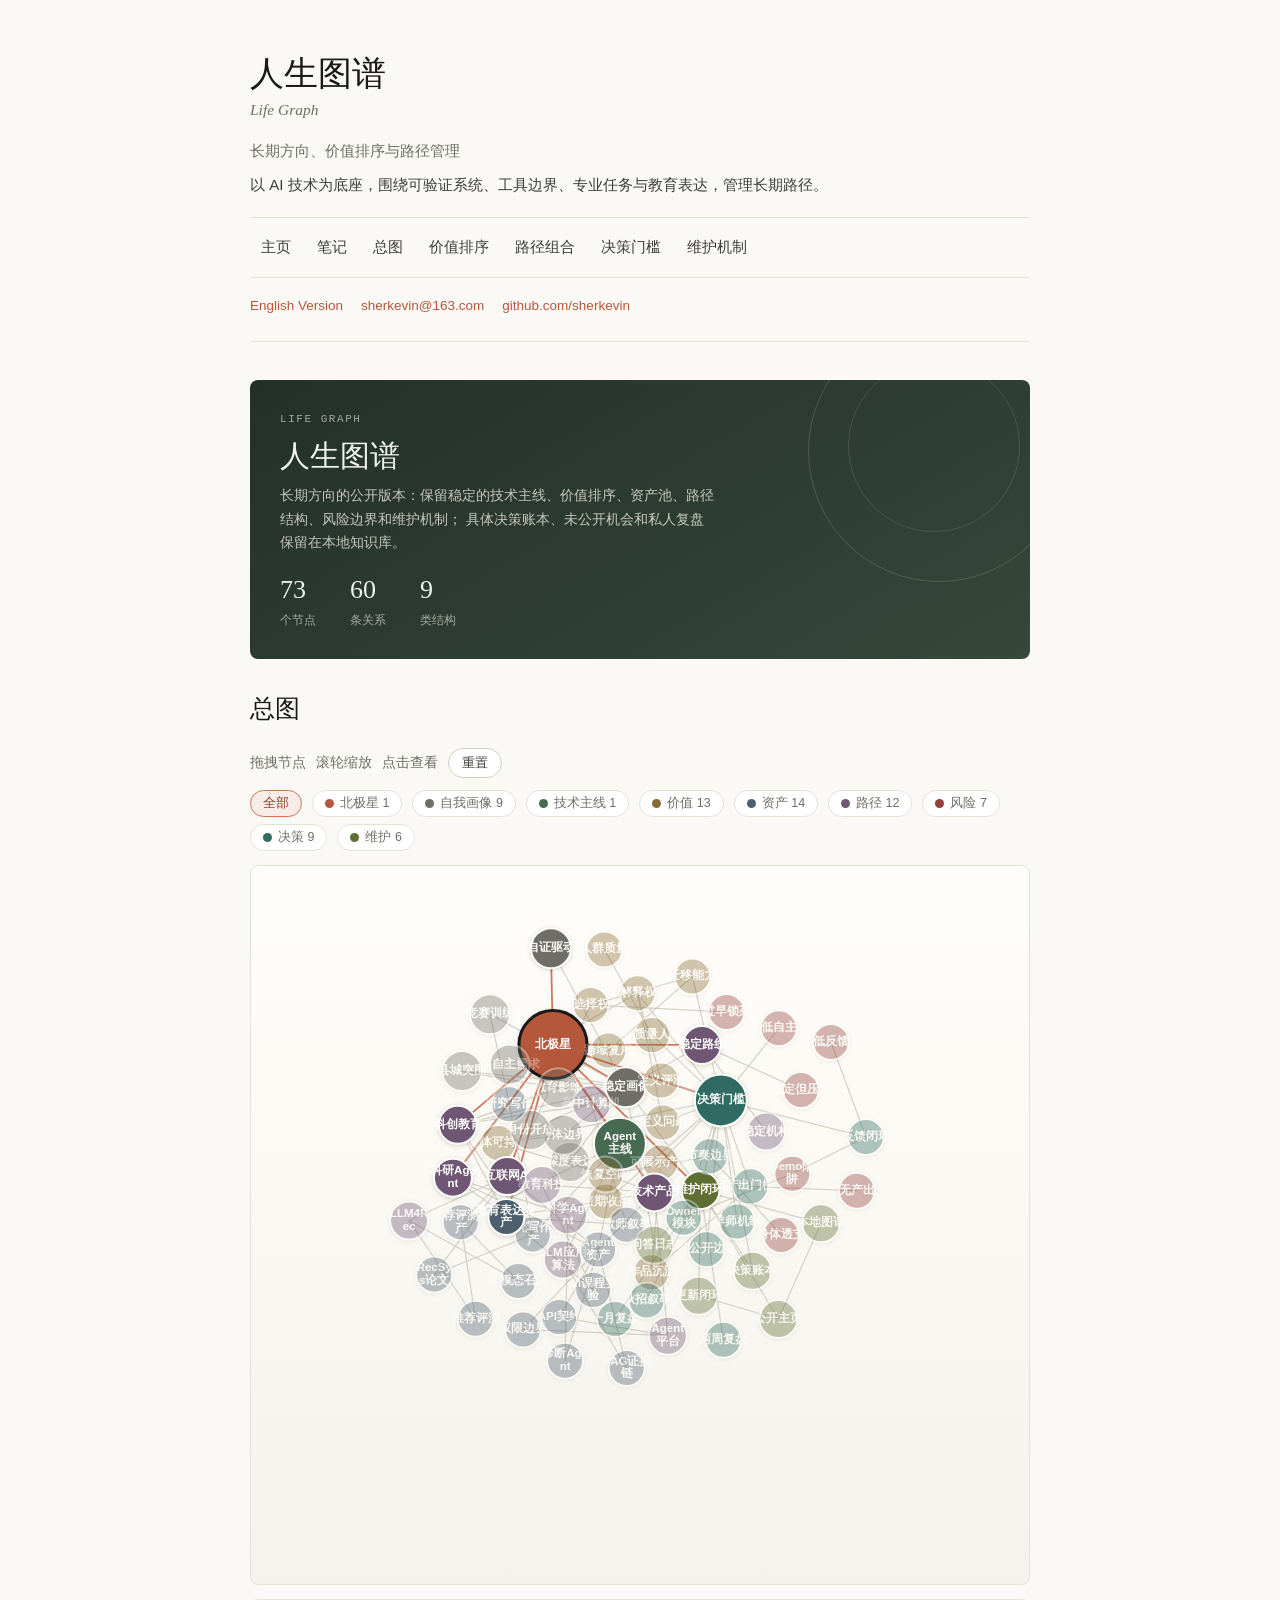
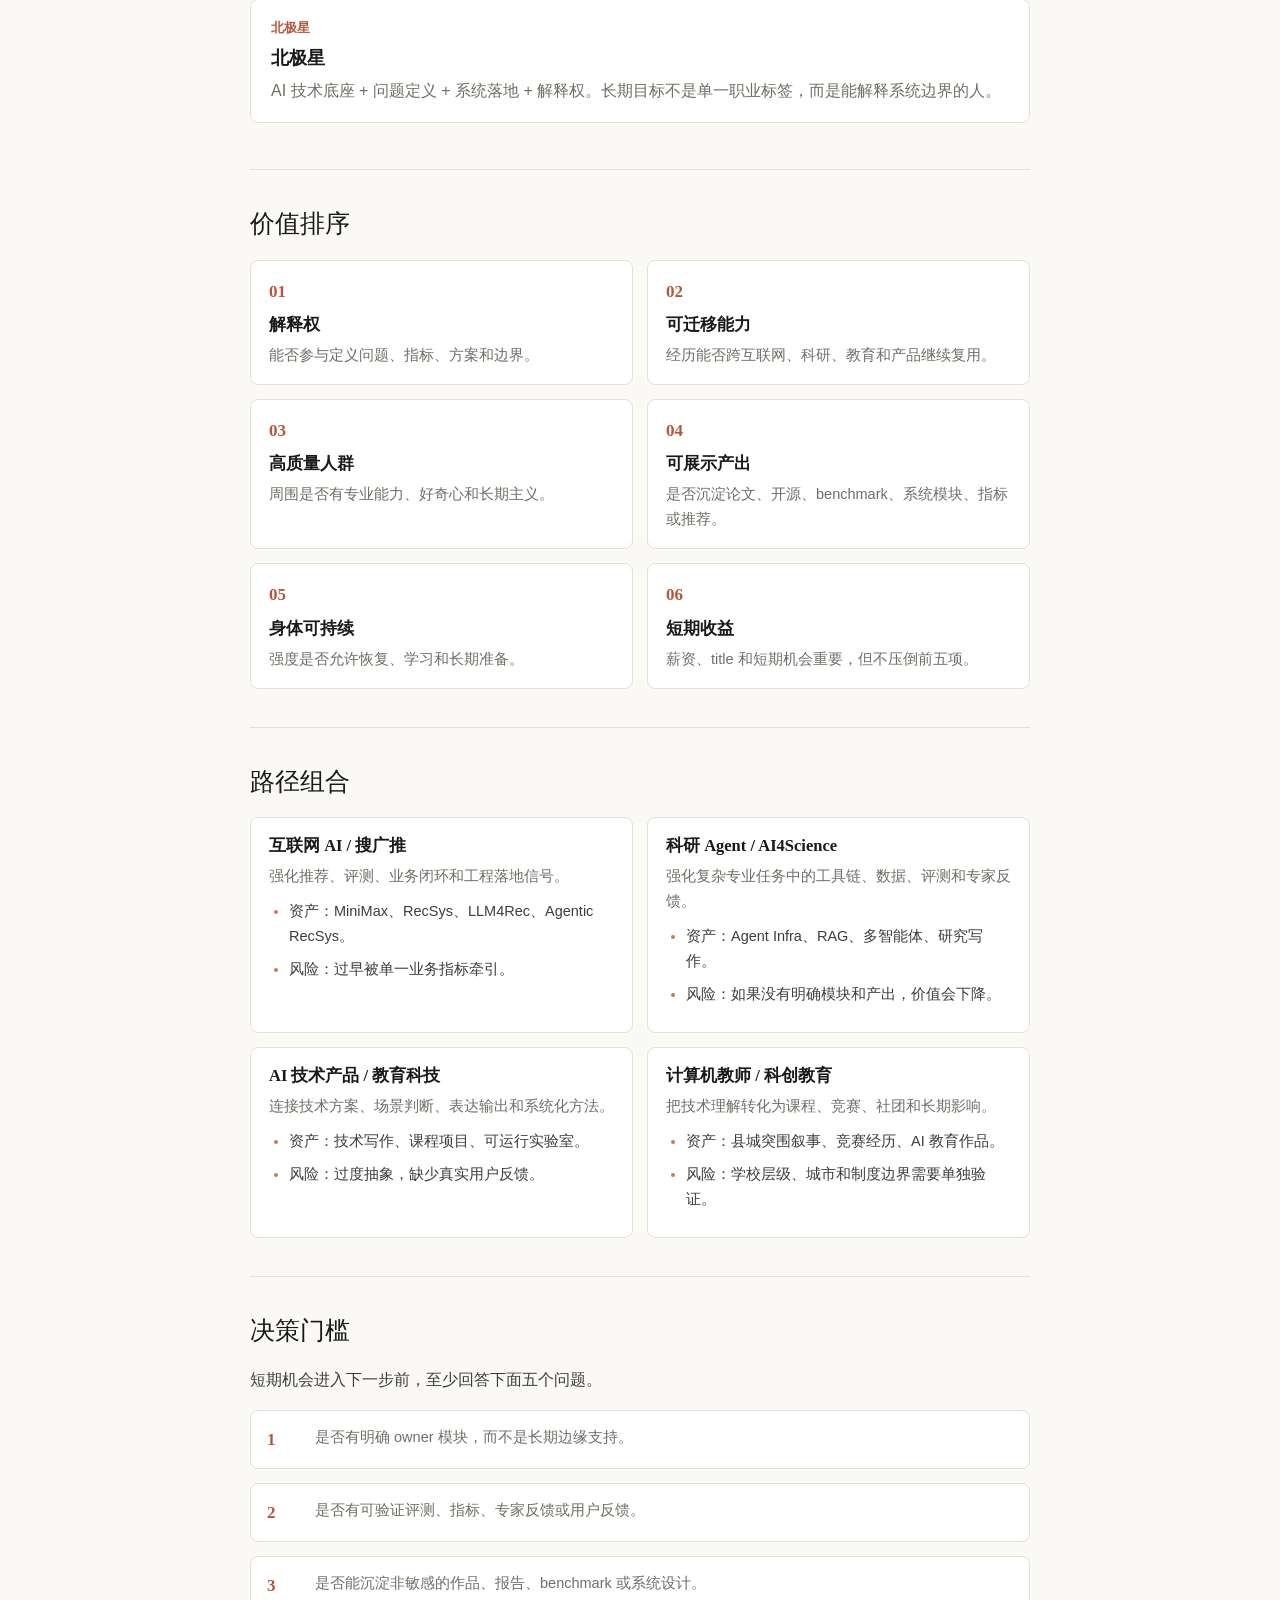
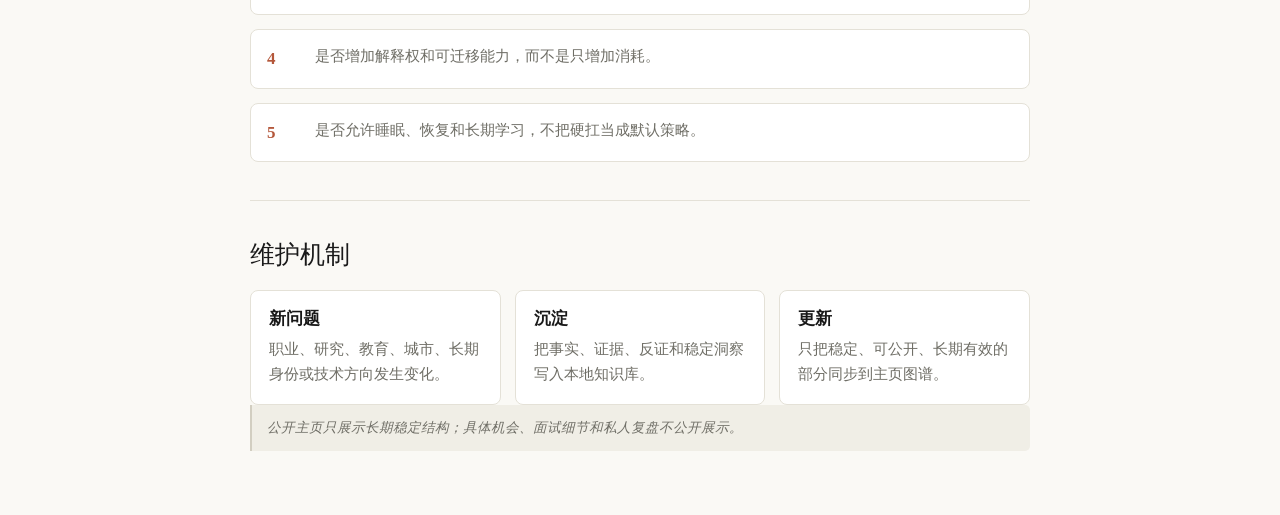
<file: life-graph.html>
<!doctype html>
<html lang="zh-CN">
  <head>
    <meta charset="utf-8" />
    <meta name="viewport" content="width=device-width, initial-scale=1" />
    <meta
      name="description"
      content="邓凯文的长期方向图谱：AI 技术底座、解释权、可迁移能力、可验证系统和教育影响。"
    />
    <title>人生图谱 | 邓凯文</title>
    <link rel="stylesheet" href="./styles.css?v=20260919a" />
  </head>
  <body>
    <div class="page-card">
      <aside class="sidebar">
        <div class="avatar">邓</div>
        <h1>人生图谱</h1>
        <p class="cn-name">Life Graph</p>
        <p class="role">长期方向、价值排序与路径管理</p>
        <p class="focus">
          以 AI 技术为底座，围绕可验证系统、工具边界、专业任务与教育表达，管理长期路径。
        </p>
        <nav aria-label="页面导航">
          <a href="./index.html">主页</a>
          <a href="./notes.html">笔记</a>
          <a href="#overview">总图</a>
          <a href="#values">价值排序</a>
          <a href="#routes">路径组合</a>
          <a href="#gates">决策门槛</a>
          <a href="#maintenance">维护机制</a>
        </nav>
        <div class="contact">
          <a href="./en.html">English Version</a>
          <a href="mailto:sherkevin@163.com">sherkevin@163.com</a>
          <a href="https://github.com/sherkevin">github.com/sherkevin</a>
        </div>
      </aside>

      <main class="content">
      <div class="page-cover cover-graph">
        <p class="cover-kicker">Life Graph</p>
        <h2 class="cover-title">人生图谱</h2>
        <p class="cover-desc">
          长期方向的公开版本：保留稳定的技术主线、价值排序、资产池、路径结构、风险边界和维护机制；
          具体决策账本、未公开机会和私人复盘保留在本地知识库。
        </p>
        <div class="cover-stats">
          <div><span class="cover-num" data-cover-nodes>72</span><span class="cover-label">个节点</span></div>
          <div><span class="cover-num" data-cover-edges>60</span><span class="cover-label">条关系</span></div>
          <div><span class="cover-num" data-cover-types>9</span><span class="cover-label">类结构</span></div>
        </div>
      </div>
        <section id="overview" class="section">
          <h2>总图</h2>

          <div class="graph-shell" data-life-graph>
            <div class="graph-toolbar" aria-label="图谱控制">
              <span>拖拽节点</span>
              <span>滚轮缩放</span>
              <span>点击查看</span>
              <button type="button" data-reset-graph>重置</button>
            </div>
            <div class="graph-legend" aria-label="节点分类图例">
              <button type="button" class="legend-item is-active" data-focus-type="all" aria-pressed="true">全部</button>
              <button type="button" class="legend-item" data-focus-type="north" aria-pressed="false"><i class="legend-dot legend-north"></i>北极星 1</button>
              <button type="button" class="legend-item" data-focus-type="self" aria-pressed="false"><i class="legend-dot legend-self"></i>自我画像 9</button>
              <button type="button" class="legend-item" data-focus-type="core" aria-pressed="false"><i class="legend-dot legend-core"></i>技术主线 1</button>
              <button type="button" class="legend-item" data-focus-type="value" aria-pressed="false"><i class="legend-dot legend-value"></i>价值 13</button>
              <button type="button" class="legend-item" data-focus-type="asset" aria-pressed="false"><i class="legend-dot legend-asset"></i>资产 14</button>
              <button type="button" class="legend-item" data-focus-type="route" aria-pressed="false"><i class="legend-dot legend-route"></i>路径 12</button>
              <button type="button" class="legend-item" data-focus-type="risk" aria-pressed="false"><i class="legend-dot legend-risk"></i>风险 7</button>
              <button type="button" class="legend-item" data-focus-type="decision" aria-pressed="false"><i class="legend-dot legend-decision"></i>决策 9</button>
              <button type="button" class="legend-item" data-focus-type="maintain" aria-pressed="false"><i class="legend-dot legend-maintain"></i>维护 6</button>
            </div>
            <div class="graph-canvas">
              <svg
                class="force-graph"
                data-graph-svg
                role="img"
                aria-label="可拖拽的人生方向节点图"
              ></svg>
            </div>
            <article class="graph-detail" data-node-detail>
              <span>当前节点</span>
              <h3>北极星</h3>
              <p>AI 技术底座 + 问题定义 + 系统落地 + 解释权。</p>
            </article>
          </div>
        </section>

        <section id="values" class="section">
          <h2>价值排序</h2>
          <div class="value-rank">
            <article>
              <span>01</span>
              <h3>解释权</h3>
              <p>能否参与定义问题、指标、方案和边界。</p>
            </article>
            <article>
              <span>02</span>
              <h3>可迁移能力</h3>
              <p>经历能否跨互联网、科研、教育和产品继续复用。</p>
            </article>
            <article>
              <span>03</span>
              <h3>高质量人群</h3>
              <p>周围是否有专业能力、好奇心和长期主义。</p>
            </article>
            <article>
              <span>04</span>
              <h3>可展示产出</h3>
              <p>是否沉淀论文、开源、benchmark、系统模块、指标或推荐。</p>
            </article>
            <article>
              <span>05</span>
              <h3>身体可持续</h3>
              <p>强度是否允许恢复、学习和长期准备。</p>
            </article>
            <article>
              <span>06</span>
              <h3>短期收益</h3>
              <p>薪资、title 和短期机会重要，但不压倒前五项。</p>
            </article>
          </div>
        </section>

        <section id="routes" class="section">
          <h2>路径组合</h2>
          <div class="route-grid">
            <article>
              <h3>互联网 AI / 搜广推</h3>
              <p>强化推荐、评测、业务闭环和工程落地信号。</p>
              <ul class="plain-list">
                <li>资产：MiniMax、RecSys、LLM4Rec、Agentic RecSys。</li>
                <li>风险：过早被单一业务指标牵引。</li>
              </ul>
            </article>
            <article>
              <h3>科研 Agent / AI4Science</h3>
              <p>强化复杂专业任务中的工具链、数据、评测和专家反馈。</p>
              <ul class="plain-list">
                <li>资产：Agent Infra、RAG、多智能体、研究写作。</li>
                <li>风险：如果没有明确模块和产出，价值会下降。</li>
              </ul>
            </article>
            <article>
              <h3>AI 技术产品 / 教育科技</h3>
              <p>连接技术方案、场景判断、表达输出和系统化方法。</p>
              <ul class="plain-list">
                <li>资产：技术写作、课程项目、可运行实验室。</li>
                <li>风险：过度抽象，缺少真实用户反馈。</li>
              </ul>
            </article>
            <article>
              <h3>计算机教师 / 科创教育</h3>
              <p>把技术理解转化为课程、竞赛、社团和长期影响。</p>
              <ul class="plain-list">
                <li>资产：县城突围叙事、竞赛经历、AI 教育作品。</li>
                <li>风险：学校层级、城市和制度边界需要单独验证。</li>
              </ul>
            </article>
          </div>
        </section>

        <section id="gates" class="section">
          <h2>决策门槛</h2>
          <p>短期机会进入下一步前，至少回答下面五个问题。</p>
          <div class="gate-list">
            <article>
              <span>1</span>
              <p>是否有明确 owner 模块，而不是长期边缘支持。</p>
            </article>
            <article>
              <span>2</span>
              <p>是否有可验证评测、指标、专家反馈或用户反馈。</p>
            </article>
            <article>
              <span>3</span>
              <p>是否能沉淀非敏感的作品、报告、benchmark 或系统设计。</p>
            </article>
            <article>
              <span>4</span>
              <p>是否增加解释权和可迁移能力，而不是只增加消耗。</p>
            </article>
            <article>
              <span>5</span>
              <p>是否允许睡眠、恢复和长期学习，不把硬扛当成默认策略。</p>
            </article>
          </div>
        </section>

        <section id="maintenance" class="section">
          <h2>维护机制</h2>
          <div class="maintenance-flow">
            <article>
              <h3>新问题</h3>
              <p>职业、研究、教育、城市、长期身份或技术方向发生变化。</p>
            </article>
            <article>
              <h3>沉淀</h3>
              <p>把事实、证据、反证和稳定洞察写入本地知识库。</p>
            </article>
            <article>
              <h3>更新</h3>
              <p>只把稳定、可公开、长期有效的部分同步到主页图谱。</p>
            </article>
          </div>
          <p class="note">
            公开主页只展示长期稳定结构；具体机会、面试细节和私人复盘不公开展示。
          </p>
        </section>
      </main>
    </div>
    <script src="./life-graph.js?v=20260916b"></script>
  </body>
</html>
</file>
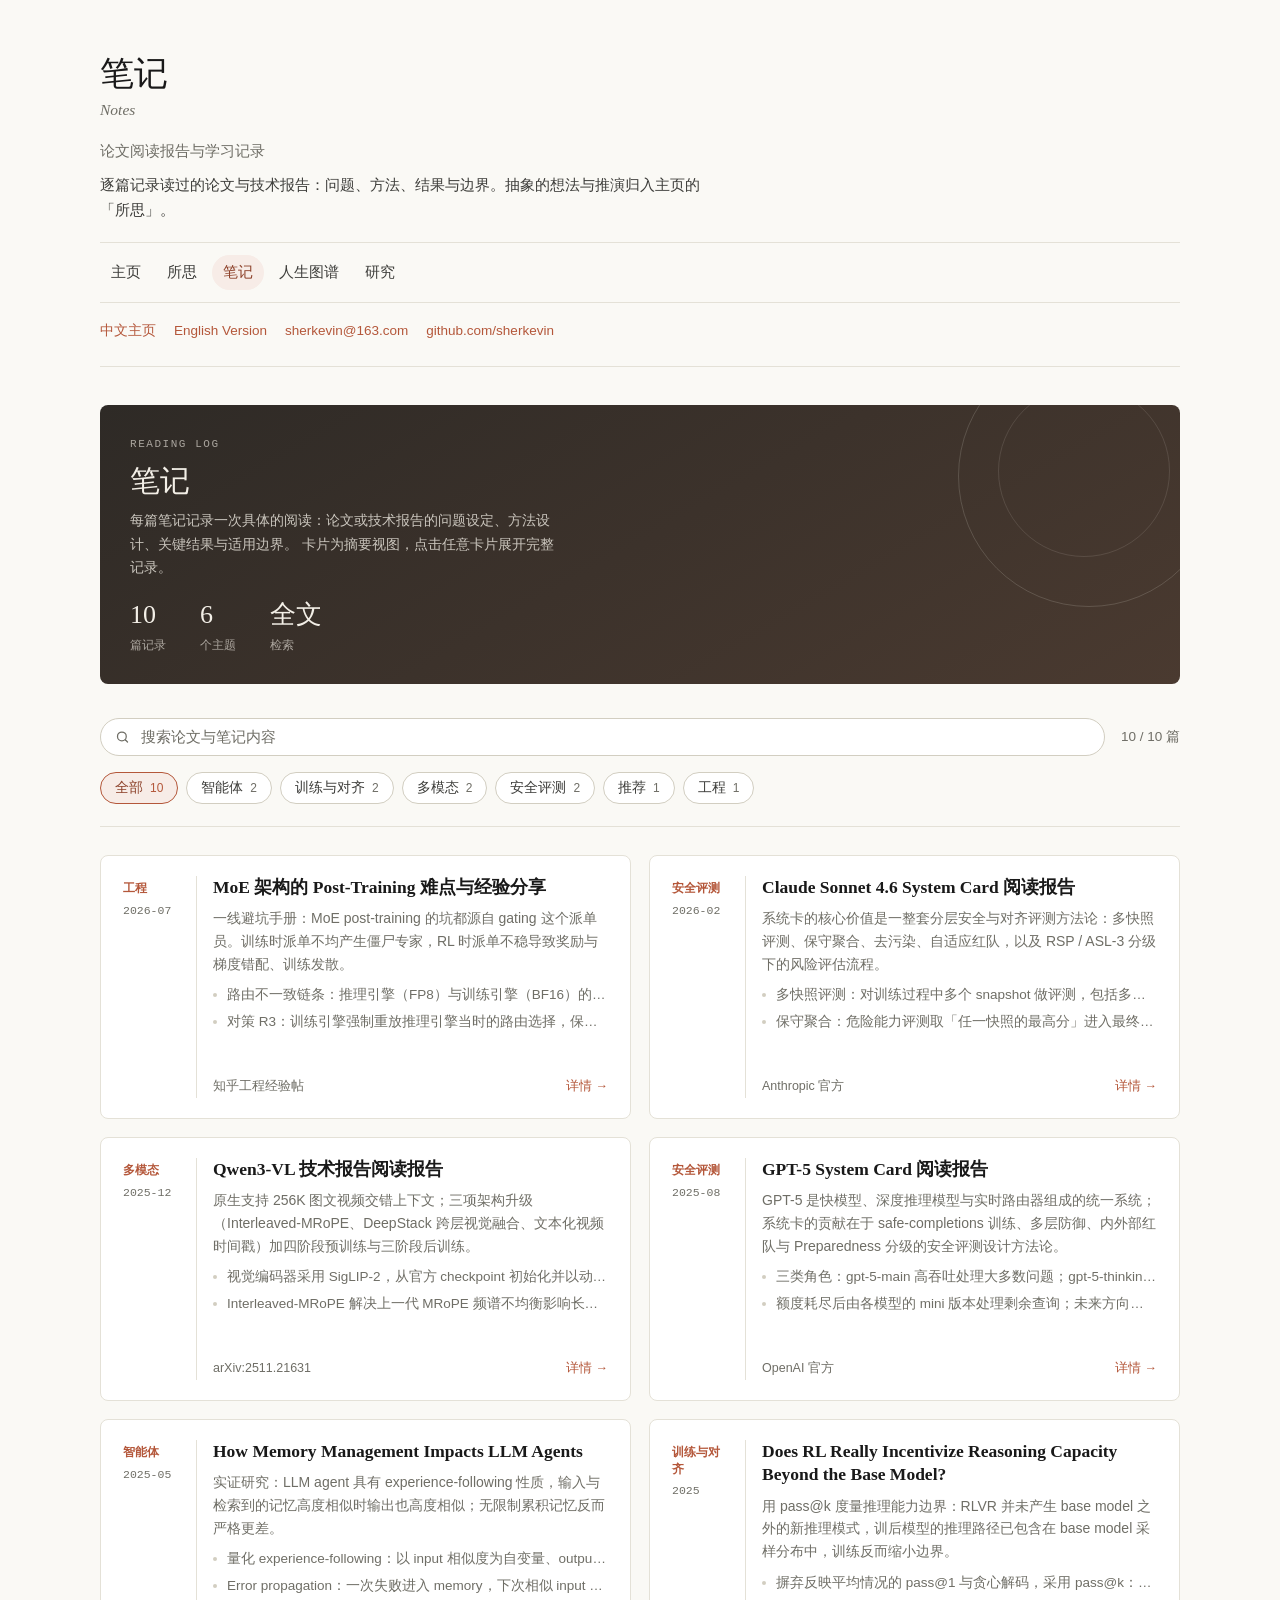
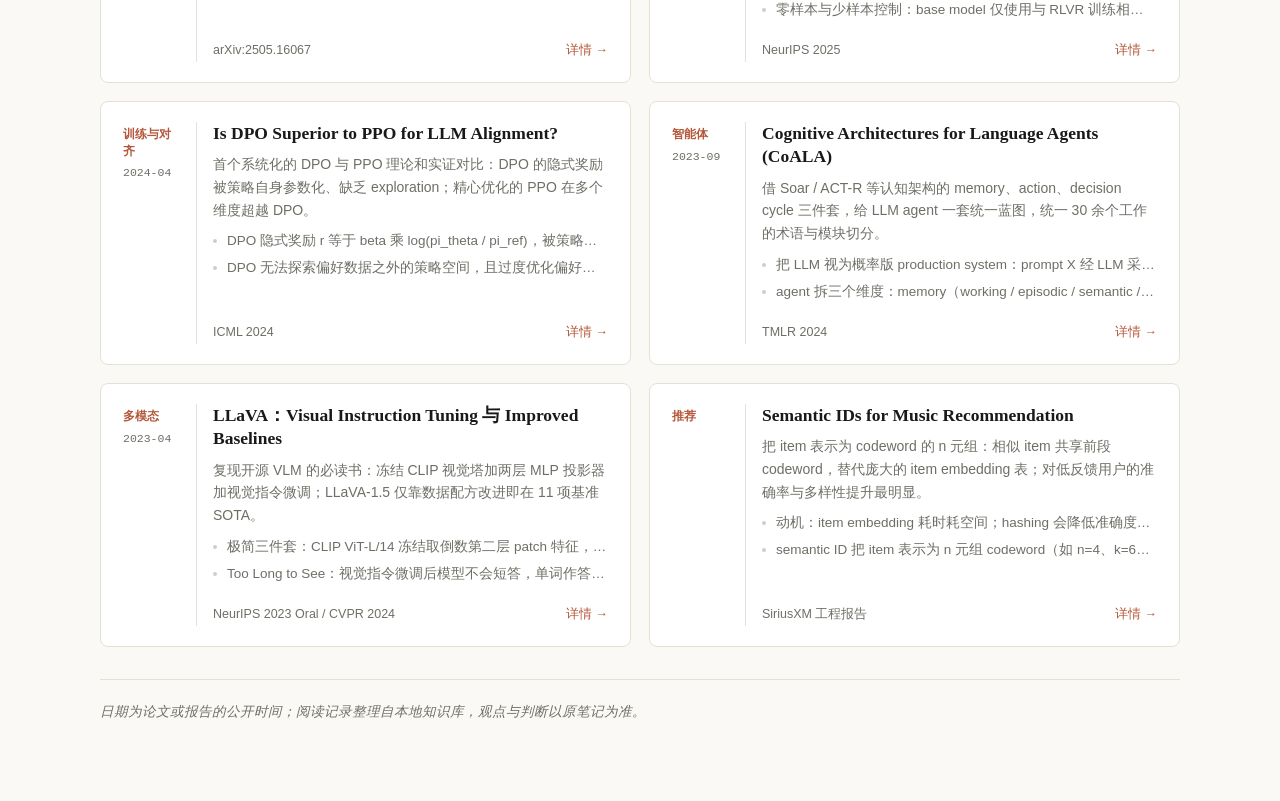
<file: notes.html>
<!doctype html>
<html lang="zh-CN">
  <head>
    <meta charset="utf-8" />
    <meta name="viewport" content="width=device-width, initial-scale=1" />
    <meta
      name="description"
      content="邓凯文的论文阅读与学习笔记：智能体、训练与对齐、多模态、安全评测、推荐与工程实践。"
    />
    <title>笔记 | 邓凯文</title>
    <link rel="stylesheet" href="./styles.css?v=20260919a" />
  </head>
  <body>
    <div class="page-card is-wide">
      <aside class="sidebar">
        <div class="avatar">邓</div>
        <h1>笔记</h1>
        <p class="cn-name">Notes</p>
        <p class="role">论文阅读报告与学习记录</p>
        <p class="focus">
          逐篇记录读过的论文与技术报告：问题、方法、结果与边界。抽象的想法与推演归入主页的「所思」。
        </p>
        <nav aria-label="页面导航">
          <a href="./index.html">主页</a>
          <a href="./index.html#thoughts">所思</a>
          <a href="./notes.html" class="is-current">笔记</a>
          <a href="./life-graph.html">人生图谱</a>
          <a href="./index.html#research">研究</a>
        </nav>
        <div class="contact">
          <a href="./index.html">中文主页</a>
          <a href="./en.html">English Version</a>
          <a href="mailto:sherkevin@163.com">sherkevin@163.com</a>
          <a href="https://github.com/sherkevin">github.com/sherkevin</a>
        </div>
      </aside>

      <main class="content">
      <div class="page-cover cover-notes">
        <p class="cover-kicker">Reading Log</p>
        <h2 class="cover-title">笔记</h2>
        <p class="cover-desc">
          每篇笔记记录一次具体的阅读：论文或技术报告的问题设定、方法设计、关键结果与适用边界。
          卡片为摘要视图，点击任意卡片展开完整记录。
        </p>
        <div class="cover-stats">
          <div><span class="cover-num" data-cover-count>10</span><span class="cover-label">篇记录</span></div>
          <div><span class="cover-num" data-cover-topics>6</span><span class="cover-label">个主题</span></div>
          <div><span class="cover-num">全文</span><span class="cover-label">检索</span></div>
        </div>
      </div>
        <section id="notes" class="section">
          <div class="notes-toolbar">
            <div class="notes-search">
              <svg viewBox="0 0 24 24" fill="none" stroke="currentColor" stroke-width="2"
                stroke-linecap="round" stroke-linejoin="round" aria-hidden="true">
                <circle cx="11" cy="11" r="7" />
                <path d="m20 20-3.5-3.5" />
              </svg>
              <input
                id="notes-search"
                type="search"
                placeholder="搜索论文与笔记内容"
                aria-label="搜索论文与笔记内容"
                autocomplete="off"
              />
            </div>
            <span class="notes-count" id="notes-count" aria-live="polite"></span>
          </div>

          <div class="notes-filters" id="notes-filters" role="group" aria-label="按主题筛选"></div>

          <div class="notes-grid" id="notes-grid"></div>

          <p class="notes-footnote">
            日期为论文或报告的公开时间；阅读记录整理自本地知识库，观点与判断以原笔记为准。
          </p>
        </section>
      </main>
    </div>

    <dialog id="note-dialog" class="note-dialog" aria-label="笔记详情">
      <div class="dialog-inner" id="note-dialog-inner"></div>
    </dialog>

    <script src="./notes.js?v=20260916b"></script>
    <script src="./script.js?v=20260916g"></script>
  </body>
</html>
</file>
<file: styles.css>
/* sherkevin.github.io — shared styles.
   Warm ivory ground, clay accent, serif display headings over a humanist sans body. */

:root {
  --bg: #faf9f5;
  --bg-deep: #f0eee6;
  --panel: #ffffff;
  --ink: #191919;
  --ink-soft: #3d3d3a;
  --muted: #6f6e66;
  --line: #e4e1d7;
  --line-strong: #d2cec1;
  --accent: #b4573a;
  --accent-bright: #cc785c;
  --accent-wash: #f7ece7;
  --accent-deep: #8c4029;
  --sage: #4f6b52;
  --sage-wash: #edf0e9;
  --radius: 8px;
  --radius-sm: 5px;
  --measure: 780px;
  --measure-wide: 1080px;
  --font-serif: "Iowan Old Style", "Palatino Linotype", Palatino, "Source Serif 4",
    Georgia, "Songti SC", "SimSun", "宋体", serif;
  --font-sans: -apple-system, BlinkMacSystemFont, "Segoe UI", "Helvetica Neue",
    "PingFang SC", "Hiragino Sans GB", "Microsoft YaHei", sans-serif;
  --font-mono: ui-monospace, SFMono-Regular, "SF Mono", Menlo, Consolas, monospace;
}

* {
  box-sizing: border-box;
}

html {
  scroll-behavior: smooth;
}

body {
  margin: 0;
  color: var(--ink);
  background: var(--bg);
  font-family: var(--font-sans);
  font-size: 16px;
  line-height: 1.72;
  -webkit-font-smoothing: antialiased;
  text-rendering: optimizeLegibility;
}

a {
  color: var(--accent);
  text-decoration: none;
}

a:hover {
  color: var(--accent-deep);
  text-decoration: underline;
  text-decoration-color: var(--accent-bright);
  text-underline-offset: 3px;
}

.text-button {
  display: inline-flex;
  align-items: center;
  gap: 8px;
  padding: 9px 18px;
  border: 1px solid var(--line-strong);
  border-radius: 100px;
  color: var(--ink);
  background: var(--panel);
  font-size: 14.5px;
  font-weight: 500;
  transition: border-color 0.18s ease, background 0.18s ease, transform 0.18s ease;
}

.text-button:hover {
  border-color: var(--accent-bright);
  background: var(--accent-wash);
  color: var(--accent-deep);
  text-decoration: none;
  transform: translateY(-1px);
}

.text-button::after {
  content: "\2192";
  color: var(--accent);
  font-size: 15px;
}

.page-card {
  width: min(var(--measure), calc(100% - 40px));
  min-height: 100vh;
  margin: 0 auto;
  padding: 54px 0 64px;
  background: transparent;
  border: 0;
}

.page-card.is-wide {
  width: min(var(--measure-wide), calc(100% - 40px));
}

.sidebar {
  position: static;
  padding: 0 0 24px;
  margin-bottom: 38px;
  border-right: 0;
  border-bottom: 1px solid var(--line);
  background: transparent;
}

.avatar {
  display: none;
}

h1,
h2,
h3,
h4,
p {
  margin-top: 0;
}

h1 {
  margin-bottom: 4px;
  color: var(--ink);
  font-family: var(--font-serif);
  font-size: 34px;
  font-weight: 500;
  line-height: 1.15;
  letter-spacing: 0;
}

.cn-name {
  margin-bottom: 14px;
  color: var(--muted);
  font-family: var(--font-serif);
  font-size: 15.5px;
  font-style: italic;
}

/* Name row carries the motto at its lower right corner. */
/* the motto sits at the far right of the line under the name */
.name-line {
  display: flex;
  align-items: baseline;
  justify-content: space-between;
  gap: 14px;
  margin-bottom: 14px;
}

.name-line .cn-name {
  margin-bottom: 0;
}

.motto {
  padding-bottom: 3px;
  color: var(--accent);
  font-family: "Kaiti SC", "STKaiti", KaiTi, "楷体", "Songti SC", serif;
  font-size: 15px;
  white-space: nowrap;
}

.role,
.focus {
  color: var(--muted);
}

.role {
  margin-bottom: 8px;
  font-size: 15px;
}

.focus {
  max-width: 620px;
  margin-bottom: 20px;
  color: var(--ink-soft);
  font-size: 15px;
  line-height: 1.68;
}

/* focus line: mono kicker label, then serif-italic directions; each
   direction is one unbreakable unit so phrases never split across lines */
.focus-label {
  display: block;
  margin-bottom: 6px;
  color: var(--accent);
  font-family: var(--font-mono);
  font-size: 11px;
  font-weight: 600;
  letter-spacing: 0.16em;
  text-transform: uppercase;
}

.focus-items {
  display: grid;
  grid-template-columns: repeat(2, max-content);
  gap: 4px 30px;
  font-family: var(--font-serif);
  font-size: 15.5px;
  font-style: italic;
  line-height: 1.9;
}

.focus-items > span {
  white-space: nowrap;
}

@media (max-width: 700px) {
  .focus-items {
    grid-template-columns: max-content;
  }
}

nav {
  display: flex;
  flex-wrap: wrap;
  align-items: center;
  gap: 2px 4px;
  margin: 20px 0 16px;
  padding: 12px 0;
  border-top: 1px solid var(--line);
  border-bottom: 1px solid var(--line);
}

nav a {
  padding: 5px 11px;
  border-radius: 100px;
  color: var(--ink-soft);
  font-size: 14.5px;
  transition: background 0.16s ease, color 0.16s ease;
}

nav a:hover {
  background: var(--bg-deep);
  color: var(--accent-deep);
  text-decoration: none;
}

nav a.is-current {
  background: var(--accent-wash);
  color: var(--accent-deep);
  font-weight: 500;
}

.contact {
  display: flex;
  flex-wrap: wrap;
  gap: 6px 18px;
  color: var(--muted);
  font-size: 13.5px;
  word-break: break-word;
}

.content {
  padding-top: 0;
}
/* Portal cards: the two companion pages (notes, life graph) are not part of
   the personal profile flow, so they get their own pair of tinted cards at
   the top instead of regular sections. */
.portals {
  display: grid;
  grid-template-columns: repeat(2, minmax(0, 1fr));
  gap: 18px;
  padding-bottom: 38px;
  margin-bottom: 38px;
  border-bottom: 1px solid var(--line);
}

.portal-card {
  position: relative;
  display: flex;
  flex-direction: column;
  align-items: flex-start;
  min-height: 148px;
  padding: 24px 24px 22px;
  border: 1px solid transparent;
  border-radius: var(--radius);
  color: var(--ink);
  overflow: hidden;
  transition: transform 0.18s ease, box-shadow 0.18s ease;
}

.portal-card:hover {
  transform: translateY(-2px);
  box-shadow: 0 10px 28px rgba(25, 25, 25, 0.1);
  text-decoration: none;
}

.portal-notes {
  background: linear-gradient(150deg, #2e2a26 0%, #4a3a30 100%);
  color: #f3efe7;
}

.portal-graph {
  background: linear-gradient(150deg, #23302a 0%, #37473c 100%);
  color: #eef2ec;
}

.portal-art {
  position: absolute;
  top: 14px;
  right: 12px;
  width: 92px;
  height: 92px;
  opacity: 0.34;
  color: #f3efe7;
}

.portal-kicker {
  margin-bottom: 10px;
  color: rgba(243, 239, 231, 0.62);
  font-family: var(--font-mono);
  font-size: 11px;
  letter-spacing: 0.14em;
  text-transform: uppercase;
}

.portal-title {
  margin-bottom: 8px;
  color: inherit;
  font-size: 26px;
}

.portal-cta {
  margin-top: auto;
  padding: 7px 16px;
  border: 1px solid rgba(243, 239, 231, 0.4);
  border-radius: 100px;
  color: inherit;
  font-size: 13px;
  font-weight: 500;
}

.portal-card:hover .portal-cta {
  border-color: rgba(243, 239, 231, 0.85);
  background: rgba(243, 239, 231, 0.12);
}

@media (max-width: 700px) {
  .portals {
    grid-template-columns: minmax(0, 1fr);
  }
}

/* Cover band for the companion pages: a tinted masthead with live stats,
   visually distinct from the plain sections below it. */
.page-cover {
  position: relative;
  padding: 30px 30px 26px;
  margin-bottom: 34px;
  border-radius: var(--radius);
  overflow: hidden;
}

.cover-notes {
  background: linear-gradient(150deg, #2e2a26 0%, #4a3a30 100%);
  color: #f3efe7;
}

.cover-graph {
  background: linear-gradient(150deg, #23302a 0%, #37473c 100%);
  color: #eef2ec;
}

.page-cover::after {
  position: absolute;
  top: -60px;
  right: -40px;
  width: 260px;
  height: 260px;
  border: 1px solid rgba(243, 239, 231, 0.16);
  border-radius: 50%;
  content: "";
}

.page-cover::before {
  position: absolute;
  top: -20px;
  right: 10px;
  width: 170px;
  height: 170px;
  border: 1px solid rgba(243, 239, 231, 0.12);
  border-radius: 50%;
  content: "";
}

.cover-kicker {
  margin-bottom: 8px;
  color: rgba(243, 239, 231, 0.62);
  font-family: var(--font-mono);
  font-size: 11px;
  letter-spacing: 0.14em;
  text-transform: uppercase;
}

.cover-title {
  margin-bottom: 10px;
  color: inherit;
  font-size: 30px;
}

.cover-desc {
  max-width: 56ch;
  margin-bottom: 20px;
  color: rgba(243, 239, 231, 0.78);
  font-size: 14px;
  line-height: 1.66;
}

.cover-stats {
  position: relative;
  display: flex;
  flex-wrap: wrap;
  gap: 12px 34px;
}

.cover-num {
  display: block;
  color: inherit;
  font-family: var(--font-serif);
  font-size: 26px;
  line-height: 1.2;
}

.cover-label {
  color: rgba(243, 239, 231, 0.62);
  font-size: 12px;
}

@media (max-width: 700px) {
  .page-cover {
    padding: 24px 20px 22px;
  }
}


/* Fixed right-rail table of contents; hidden when the viewport cannot give it
   its own gutter beside the centered column. */
.toc {
  position: fixed;
  top: 48px;
  right: max(18px, calc(50vw - var(--measure) / 2 - 218px));
  width: 186px;
  max-height: calc(100vh - 96px);
  overflow-y: auto;
  padding-left: 14px;
  border-left: 1px solid var(--line);
  font-size: 13px;
  line-height: 1.5;
  scrollbar-width: thin;
}

.toc-group {
  margin-bottom: 9px;
}

.toc a {
  display: block;
  padding: 2px 0;
  color: var(--muted);
  white-space: nowrap;
  overflow: hidden;
  text-overflow: ellipsis;
}

.toc a:hover {
  color: var(--accent-deep);
  text-decoration: none;
}

.toc-h2 {
  color: var(--ink-soft);
  font-weight: 600;
}

.toc-subs {
  display: none;
  margin: 2px 0 0 3px;
  padding-left: 10px;
  border-left: 1px solid var(--line);
}

.toc-group.is-active .toc-subs {
  display: block;
}

.toc-h3 {
  font-size: 12.5px;
}

.toc a.is-current {
  color: var(--accent-deep);
}

@media (max-width: 1220px) {
  .toc {
    display: none;
  }
}

.section {
  padding: 0 0 38px;
  margin-bottom: 38px;
  border-bottom: 1px solid var(--line);
}

.section:last-child {
  margin-bottom: 0;
  padding-bottom: 0;
  border-bottom: 0;
}

h2 {
  margin-bottom: 20px;
  padding-bottom: 0;
  border-bottom: 0;
  color: var(--ink);
  font-family: var(--font-serif);
  font-size: 25px;
  font-weight: 500;
  line-height: 1.25;
  letter-spacing: 0;
}

h3 {
  margin-bottom: 7px;
  color: var(--ink);
  font-family: var(--font-serif);
  font-size: 18px;
  font-weight: 600;
  line-height: 1.35;
  letter-spacing: 0;
}

strong {
  color: var(--ink);
  font-weight: 600;
}

p {
  color: var(--ink-soft);
}

.plain-list,
.news-list,
.dated-list {
  padding-left: 20px;
  margin: 0;
}

.plain-list li,
.news-list li,
.dated-list li {
  margin-bottom: 8px;
  color: var(--ink-soft);
}

.plain-list li::marker {
  color: var(--accent-bright);
}

.news-list span {
  display: inline-block;
  min-width: 74px;
  color: var(--accent);
  font-size: 14px;
  font-weight: 600;
}

.dated-list {
  list-style: none;
  padding-left: 0;
}

.dated-list li {
  display: grid;
  grid-template-columns: minmax(0, 1fr) auto;
  gap: 16px;
  padding: 10px 0;
  border-bottom: 1px solid var(--line);
}

.dated-list li:last-child {
  border-bottom: 0;
}

.dated-list span {
  color: var(--accent);
  font-size: 14px;
  font-weight: 600;
  text-align: right;
  white-space: nowrap;
}

.honor-grid {
  display: grid;
  grid-template-columns: repeat(2, minmax(0, 1fr));
  gap: 28px;
}

.principles {
  display: grid;
  gap: 0;
}

.principles article {
  padding: 18px 0;
  border-bottom: 1px solid var(--line);
}

.principles article:first-child {
  padding-top: 0;
}

.principles article:last-child {
  padding-bottom: 0;
  border-bottom: 0;
}

.principles h3 {
  margin-bottom: 8px;
  padding-left: 16px;
  border-left: 2px solid var(--accent-bright);
}

.principles p {
  margin-bottom: 0;
  color: var(--muted);
}

/* Collapsed remainder of the Thoughts list: first five entries stay visible,
   the rest open behind a pill toggle. */
.thoughts-more {
  display: flex;
  flex-direction: column;
  align-items: flex-start;
  margin-top: 6px;
}

.thoughts-more summary {
  display: inline-flex;
  align-items: center;
  gap: 7px;
  padding: 7px 16px;
  border: 1px solid var(--line-strong);
  border-radius: 100px;
  color: var(--ink);
  background: var(--panel);
  font-size: 14px;
  font-weight: 500;
  cursor: pointer;
  list-style: none;
  transition: border-color 0.18s ease, background 0.18s ease;
}

.thoughts-more summary::-webkit-details-marker {
  display: none;
}

.thoughts-more summary:hover {
  border-color: var(--accent-bright);
  background: var(--accent-wash);
  color: var(--accent-deep);
}

.thoughts-more summary::after {
  color: var(--accent);
  content: "\2193";
}

.thoughts-more[open] summary::after {
  content: "\2191";
}

.thoughts-more .when-open {
  display: none;
}

.thoughts-more[open] .when-open {
  display: inline;
}

.thoughts-more[open] .when-closed {
  display: none;
}

/* once open, the collapse control moves to the very end of the list */
.thoughts-more[open] summary {
  order: 2;
  margin-top: 18px;
}

.thoughts-more[open] .principles {
  order: 1;
  margin-top: 0;
}

.thoughts-more[open] .principles article:first-child {
  padding-top: 18px;
  border-top: 1px solid var(--line);
}

/* Timeline as a proportional vertical Gantt, newest first: --m0/--m1 are
   months since 2017.09, one month is --tl-s px, and the axis runs from
   --tl-max at the top down to 0, so recent periods sit at the top and equal
   height always means equal time. Each entry draws a duration bar with its
   label anchored at the start month; entries that overlap in time occupy
   lanes 1-4 side by side. Year ticks and a dashed "now" line make the scale
   readable. */
.timeline {
  --tl-s: 15px;
  --tl-max: 117;
  position: relative;
  height: calc(var(--tl-max) * var(--tl-s) + 70px);
  margin-left: 70px;
}

.timeline::before {
  position: absolute;
  top: 0;
  bottom: 30px;
  left: -14px;
  width: 1px;
  content: "";
  background: var(--line-strong);
}

.tl-year {
  position: absolute;
  top: calc((var(--tl-max) - var(--m0)) * var(--tl-s));
  left: -70px;
  width: 46px;
  color: var(--muted);
  font-size: 11px;
  text-align: right;
  transform: translateY(-50%);
}

.tl-year::after {
  position: absolute;
  top: 50%;
  right: -12px;
  width: 8px;
  height: 1px;
  content: "";
  background: var(--line-strong);
}

.tl-now {
  position: absolute;
  top: calc((var(--tl-max) - var(--m0)) * var(--tl-s));
  left: 0;
  right: 0;
  height: 0;
  border-top: 1px dashed var(--line-strong);
}

.tl-now::before {
  position: absolute;
  top: -0.7em;
  left: -70px;
  width: 46px;
  color: var(--accent);
  content: attr(data-label);
  font-size: 11px;
  font-weight: 600;
  text-align: right;
}

.timeline-lanes {
  position: absolute;
  inset: 0;
}

.timeline-item {
  position: absolute;
  top: calc((var(--tl-max) - var(--m1)) * var(--tl-s));
  display: flex;
  flex-direction: column;
  justify-content: flex-end;
  width: 25%;
  height: calc((var(--m1) - var(--m0)) * var(--tl-s));
  min-width: 0;
  padding-left: 16px;
  padding-right: 18px;
}

.tl-l1 { left: 0; }
.tl-l2 { left: 25%; }
.tl-l3 { left: 50%; }
.tl-l4 { left: 75%; }

/* duration bar with a dot at the true start month (bar bottom) */
.timeline-item::before {
  position: absolute;
  top: 0;
  bottom: 0;
  left: 0;
  width: 3px;
  border-radius: 2px;
  content: "";
  background: var(--accent-bright);
}

.timeline-item::after {
  position: absolute;
  bottom: -4px;
  left: -3px;
  width: 9px;
  height: 9px;
  border-radius: 50%;
  content: "";
  background: var(--accent-bright);
}

.timeline-item.tl-school::before,
.timeline-item.tl-school::after {
  background: var(--line-strong);
}

/* work points for one company: clicking its name on the gantt floats a card
   beside the bar; lanes 3-4 open leftwards to stay inside the page */
.tl-detail summary {
  cursor: pointer;
  list-style: none;
}

.tl-detail summary::-webkit-details-marker {
  display: none;
}

.tl-detail summary h3 {
  display: inline;
}

.tl-detail summary:hover h3,
.tl-detail[open] summary h3 {
  color: var(--accent-deep);
}

.tl-points {
  position: absolute;
  top: -6px;
  left: calc(100% - 12px);
  z-index: 6;
  width: 330px;
  max-width: 74vw;
  padding: 14px 16px;
  border: 1px solid var(--line);
  border-radius: var(--radius);
  background: var(--panel);
  box-shadow: 0 8px 24px rgba(25, 25, 25, 0.08);
}

.tl-l3 .tl-points,
.tl-l4 .tl-points {
  left: auto;
  right: calc(100% - 12px);
}

.tl-points .entry-points li {
  font-size: 13px;
  line-height: 1.6;
}

/* project entries collapse their bullets behind the head by default */
.project-head {
  cursor: pointer;
  list-style: none;
}

.project-head::-webkit-details-marker {
  display: none;
}

.project .project-head {
  margin-bottom: 0;
}

.project .project-head .project-org {
  margin-bottom: 0;
}

.project details[open] .project-head {
  margin-bottom: 10px;
}

.timeline time {
  display: block;
  margin-bottom: 4px;
  color: var(--accent);
  font-size: 12.5px;
  font-weight: 600;
  letter-spacing: 0;
}

.timeline h3 {
  margin-bottom: 2px;
  font-size: 15px;
  line-height: 1.35;
}

.timeline-role {
  display: block;
  color: var(--muted);
  font-size: 12.5px;
  line-height: 1.45;
}

.publication,
.entry,
.project {
  padding: 20px 0;
  border-bottom: 1px solid var(--line);
}

.publication:first-of-type,
.entry:first-of-type,
.project:first-of-type {
  padding-top: 0;
}

.publication:last-child,
.entry:last-child,
.project:last-child {
  padding-bottom: 0;
  border-bottom: 0;
}

.venue,
.entry-head span,
.note {
  color: var(--muted);
  font-size: 14px;
}

.venue {
  display: inline-block;
  justify-self: start;
  margin-bottom: 9px;
  padding: 3px 11px;
  border: 1px solid var(--accent-wash);
  border-radius: 100px;
  background: var(--accent-wash);
  color: var(--accent-deep);
  font-size: 12.5px;
  font-weight: 600;
}

.note {
  margin-bottom: 0;
  padding: 12px 15px;
  border-left: 2px solid var(--line-strong);
  border-radius: 0 var(--radius-sm) var(--radius-sm) 0;
  background: var(--bg-deep);
  color: var(--muted);
  font-size: 13.5px;
  font-style: italic;
  line-height: 1.62;
}

.paper-detail,
.event-detail {
  display: block;
}

.paper-detail summary,
.event-detail summary {
  display: grid;
  gap: 5px;
  margin-bottom: 14px;
  cursor: pointer;
  list-style: none;
}

/* keep the show/hide control in the summary's top-right corner so the
   title and body stay visually adjacent */
.paper-detail summary,
.event-detail summary {
  position: relative;
  padding-right: 104px;
}

.paper-detail summary::-webkit-details-marker,
.event-detail summary::-webkit-details-marker {
  display: none;
}

.paper-detail summary::after,
.event-detail summary::after {
  position: absolute;
  top: 2px;
  right: 0;
  padding: 3px 12px;
  border: 1px solid var(--line-strong);
  border-radius: 100px;
  content: "hide details";
  color: var(--muted);
  font-size: 12px;
  font-style: normal;
  transition: border-color 0.16s ease, background 0.16s ease, color 0.16s ease;
}

.paper-detail:not([open]) summary::after,
.event-detail:not([open]) summary::after {
  content: "show details";
}

.paper-detail summary:hover::after,
.event-detail summary:hover::after {
  border-color: var(--accent-bright);
  background: var(--accent-wash);
  color: var(--accent-deep);
}

.event-detail summary.entry-head {
  display: flex;
  align-items: baseline;
  justify-content: space-between;
  gap: 24px;
}

.paper-abstract {
  color: var(--ink-soft) !important;
  line-height: 1.74;
}

.keywords {
  color: var(--muted);
  font-size: 13.5px;
}

.paper-figure {
  margin: 18px 0;
}

.paper-figure img {
  display: block;
  width: 100%;
  height: auto;
  padding: 6px;
  border: 1px solid var(--line);
  border-radius: var(--radius);
  background: var(--panel);
}

.paper-figure figcaption {
  margin-top: 9px;
  color: var(--muted);
  font-size: 13.5px;
  line-height: 1.55;
}

.table-wrap {
  width: 100%;
  margin: 18px 0;
  overflow-x: auto;
}

.result-table {
  width: 100%;
  border-collapse: collapse;
  font-size: 14px;
  line-height: 1.5;
}

.result-table caption {
  margin-bottom: 8px;
  color: var(--muted);
  font-size: 13.5px;
  font-style: italic;
  text-align: left;
}

.result-table th,
.result-table td {
  padding: 8px 10px;
  border-bottom: 1px solid var(--line);
  text-align: left;
}

.result-table th {
  color: var(--ink);
  background: var(--bg-deep);
  font-weight: 600;
}

.result-table th:first-child {
  border-radius: var(--radius-sm) 0 0 var(--radius-sm);
}

.result-table th:last-child {
  border-radius: 0 var(--radius-sm) var(--radius-sm) 0;
}

.result-table tbody tr:hover td {
  background: #fdfcf9;
}

.entry-head {
  display: flex;
  align-items: baseline;
  justify-content: space-between;
  gap: 24px;
}

.entry-head h3 {
  margin-bottom: 4px;
}

.entry p,
.publication p,
.project p {
  margin-bottom: 10px;
  color: var(--muted);
}

.project-org {
  margin: 0 0 9px;
  color: var(--muted);
  font-size: 13.5px;
}

.entry p:last-child,
.publication p:last-child,
.project p:last-child {
  margin-bottom: 0;
}

.entry-points {
  margin: 0;
  padding: 0;
  list-style: none;
}

.entry-points li {
  position: relative;
  margin-bottom: 7px;
  padding-left: 18px;
  color: var(--muted);
  font-size: 15px;
  line-height: 1.66;
}

.entry-points li:last-child {
  margin-bottom: 0;
}

.entry-points li::before {
  position: absolute;
  top: 0.7em;
  left: 6px;
  width: 4px;
  height: 4px;
  border-radius: 50%;
  background: var(--ink);
  content: "";
}

/* ---- life graph ---- */

.graph-shell {
  margin: 24px 0 8px;
}

.graph-toolbar {
  display: flex;
  flex-wrap: wrap;
  align-items: center;
  gap: 8px 10px;
  margin-bottom: 12px;
  color: var(--muted);
  font-size: 13.5px;
}

.graph-toolbar button {
  padding: 5px 13px;
  border: 1px solid var(--line-strong);
  border-radius: 100px;
  color: var(--ink-soft);
  background: var(--panel);
  cursor: pointer;
  font-family: inherit;
  font-size: 13px;
  transition: border-color 0.16s ease, background 0.16s ease, color 0.16s ease;
}

.graph-toolbar button:hover {
  border-color: var(--accent-bright);
  background: var(--accent-wash);
  color: var(--accent-deep);
}

.graph-legend {
  display: flex;
  flex-wrap: wrap;
  gap: 7px 10px;
  margin: 0 0 14px;
  color: var(--muted);
  font-size: 13px;
}

.legend-item {
  display: inline-flex;
  align-items: center;
  gap: 6px;
  padding: 4px 12px;
  border: 1px solid var(--line);
  border-radius: 100px;
  color: var(--muted);
  background: var(--panel);
  cursor: pointer;
  font-family: inherit;
  font-size: 12.5px;
  white-space: nowrap;
  transition: border-color 0.16s ease, background 0.16s ease, color 0.16s ease;
}

.legend-item:hover,
.legend-item.is-active {
  border-color: var(--accent-bright);
  background: var(--accent-wash);
  color: var(--accent-deep);
}

.legend-dot {
  display: inline-block;
  width: 9px;
  height: 9px;
  border-radius: 50%;
}

.legend-north {
  background: #b4573a;
}

.legend-self {
  background: #6f6e66;
}

.legend-core {
  background: #476b52;
}

.legend-value {
  background: #8a6a34;
}

.legend-asset {
  background: #4d6070;
}

.legend-route {
  background: #6f5675;
}

.legend-risk {
  background: #93403a;
}

.legend-decision {
  background: #2f6b62;
}

.legend-maintain {
  background: #5f6f33;
}

.graph-canvas {
  height: 720px;
  border: 1px solid var(--line);
  border-radius: var(--radius);
  background: linear-gradient(180deg, #fffefb 0%, #f4f2ea 100%);
  overflow: hidden;
  touch-action: none;
}

.force-graph {
  display: block;
  width: 100%;
  height: 100%;
  user-select: none;
  cursor: grab;
}

.force-graph:active {
  cursor: grabbing;
}

.graph-link {
  stroke: #c9c4b6;
  stroke-width: 1.2;
  opacity: 0.75;
}

.graph-link.is-active {
  stroke: var(--accent-bright);
  stroke-width: 1.8;
  opacity: 1;
}

.graph-node {
  cursor: grab;
  transition: opacity 0.18s ease;
}

.graph-node circle {
  stroke: #fffefb;
  stroke-width: 2;
  filter: drop-shadow(0 1px 2px rgba(25, 25, 25, 0.18));
}

.graph-node text {
  fill: #fffefb;
  font-family: var(--font-sans);
  font-size: 11.5px;
  font-weight: 600;
  pointer-events: none;
}

.graph-node.is-selected circle {
  stroke: var(--ink);
  stroke-width: 3;
}

.graph-node.is-dimmed {
  opacity: 0.38;
}

.graph-node.is-filtered {
  opacity: 0.14;
}

.graph-node.is-selected {
  opacity: 1;
}

.graph-link.is-filtered {
  opacity: 0.12;
}

.graph-detail {
  margin-top: 14px;
  padding: 18px 20px;
  border: 1px solid var(--line);
  border-radius: var(--radius);
  background: var(--panel);
}

.graph-detail span {
  display: block;
  margin-bottom: 7px;
  color: var(--accent);
  font-size: 12.5px;
  font-weight: 600;
}

.graph-detail h3 {
  margin-bottom: 6px;
}

.graph-detail p {
  margin-bottom: 0;
  color: var(--muted);
}

.value-rank,
.route-grid,
.gate-list,
.maintenance-flow {
  display: grid;
  gap: 14px;
}

.value-rank {
  grid-template-columns: repeat(2, minmax(0, 1fr));
}

.value-rank article,
.route-grid article,
.gate-list article,
.maintenance-flow article {
  border: 1px solid var(--line);
  border-radius: var(--radius);
  background: var(--panel);
  transition: border-color 0.18s ease, box-shadow 0.18s ease;
}

.value-rank article:hover,
.route-grid article:hover,
.gate-list article:hover,
.maintenance-flow article:hover {
  border-color: var(--line-strong);
  box-shadow: 0 2px 12px rgba(25, 25, 25, 0.05);
}

.value-rank article {
  padding: 16px 18px;
}

.value-rank span,
.gate-list span {
  display: inline-block;
  min-width: 28px;
  margin-bottom: 8px;
  color: var(--accent);
  font-family: var(--font-serif);
  font-size: 17px;
  font-weight: 600;
}

.value-rank h3,
.route-grid h3,
.maintenance-flow h3 {
  margin-bottom: 7px;
  font-size: 16.5px;
}

.value-rank p,
.route-grid p,
.gate-list p,
.maintenance-flow p {
  margin-bottom: 0;
  color: var(--muted);
  font-size: 14.5px;
}

.route-grid {
  grid-template-columns: repeat(2, minmax(0, 1fr));
}

.route-grid article,
.maintenance-flow article {
  padding: 17px 18px;
}

.route-grid .plain-list {
  margin-top: 10px;
  color: var(--muted);
  font-size: 14.5px;
}

.gate-list article {
  display: grid;
  grid-template-columns: 36px minmax(0, 1fr);
  gap: 12px;
  align-items: start;
  padding: 14px 16px;
}

.gate-list span {
  margin-bottom: 0;
}

.maintenance-flow {
  grid-template-columns: repeat(3, minmax(0, 1fr));
}

/* ---- notes page ---- */

.notes-intro {
  max-width: 70ch;
  margin-bottom: 26px;
  color: var(--muted);
  font-size: 15px;
}

.notes-toolbar {
  display: flex;
  flex-wrap: wrap;
  align-items: center;
  gap: 12px 16px;
  margin-bottom: 16px;
}

.notes-search {
  position: relative;
  flex: 1 1 260px;
  min-width: 200px;
}

.notes-search svg {
  position: absolute;
  top: 50%;
  left: 15px;
  width: 15px;
  height: 15px;
  color: var(--muted);
  transform: translateY(-50%);
  pointer-events: none;
}

.notes-search input {
  width: 100%;
  padding: 10px 16px 10px 40px;
  border: 1px solid var(--line-strong);
  border-radius: 100px;
  background: var(--panel);
  color: var(--ink);
  font-family: inherit;
  font-size: 14.5px;
  transition: border-color 0.16s ease, box-shadow 0.16s ease;
}

.notes-search input::placeholder {
  color: var(--muted);
}

.notes-search input:focus {
  border-color: var(--accent-bright);
  box-shadow: 0 0 0 3px var(--accent-wash);
  outline: none;
}

.notes-count {
  color: var(--muted);
  font-size: 13.5px;
  white-space: nowrap;
}

.notes-filters {
  display: flex;
  flex-wrap: wrap;
  gap: 8px;
  margin: 0 0 28px;
  padding-bottom: 22px;
  border-bottom: 1px solid var(--line);
}

.filter-chip {
  display: inline-flex;
  align-items: center;
  gap: 7px;
  padding: 6px 14px;
  border: 1px solid var(--line-strong);
  border-radius: 100px;
  background: var(--panel);
  color: var(--ink-soft);
  cursor: pointer;
  font-family: inherit;
  font-size: 13.5px;
  transition: border-color 0.16s ease, background 0.16s ease, color 0.16s ease;
}

.filter-chip:hover {
  border-color: var(--accent-bright);
  color: var(--accent-deep);
}

.filter-chip.is-active {
  border-color: var(--accent);
  background: var(--accent-wash);
  color: var(--accent-deep);
  font-weight: 500;
}

.filter-chip .chip-count {
  color: var(--muted);
  font-size: 12px;
}

.filter-chip.is-active .chip-count {
  color: var(--accent);
}

.notes-grid {
  display: grid;
  grid-template-columns: repeat(2, minmax(0, 1fr));
  gap: 18px;
  align-items: start;
}

.note-card {
  display: flex;
  gap: 16px;
  height: 264px;
  padding: 20px 22px;
  border: 1px solid var(--line);
  border-radius: var(--radius);
  background: var(--panel);
  cursor: pointer;
  transition: border-color 0.2s ease, box-shadow 0.2s ease, transform 0.2s ease;
}

.note-card:hover,
.note-card:focus-visible {
  border-color: var(--line-strong);
  box-shadow: 0 3px 16px rgba(25, 25, 25, 0.06);
  transform: translateY(-1px);
}

.note-card:focus-visible {
  border-color: var(--accent-bright);
  outline: none;
}

.note-rail {
  display: flex;
  flex-direction: column;
  flex: 0 0 74px;
  gap: 6px;
  padding-top: 4px;
  padding-right: 14px;
  border-right: 1px solid var(--line);
}

.note-tag {
  color: var(--accent);
  font-size: 12px;
  font-weight: 600;
  line-height: 1.4;
}

.note-date {
  color: var(--muted);
  font-family: var(--font-mono);
  font-size: 11.5px;
  line-height: 1.45;
}

.note-body {
  display: flex;
  flex-direction: column;
  min-width: 0;
  flex: 1;
}

.note-title {
  display: -webkit-box;
  margin-bottom: 8px;
  overflow: hidden;
  -webkit-box-orient: vertical;
  -webkit-line-clamp: 2;
  color: var(--ink);
  font-family: var(--font-serif);
  font-size: 17.5px;
  font-weight: 600;
  line-height: 1.34;
}

.note-summary {
  display: -webkit-box;
  margin: 0;
  overflow: hidden;
  -webkit-box-orient: vertical;
  -webkit-line-clamp: 4;
  color: var(--muted);
  font-size: 14px;
  line-height: 1.62;
}

.note-preview {
  margin: 10px 0 0;
  padding: 0;
  list-style: none;
  overflow: hidden;
}

.note-preview li {
  position: relative;
  margin-bottom: 6px;
  padding-left: 14px;
  overflow: hidden;
  color: var(--muted);
  font-size: 13.5px;
  line-height: 1.55;
  text-overflow: ellipsis;
  white-space: nowrap;
}

.note-preview li::before {
  position: absolute;
  top: 0.6em;
  left: 0;
  width: 4px;
  height: 4px;
  border-radius: 50%;
  background: var(--line-strong);
  content: "";
}

.note-foot {
  display: flex;
  align-items: center;
  justify-content: space-between;
  gap: 12px;
  margin-top: auto;
  padding-top: 10px;
}

.note-venue {
  overflow: hidden;
  color: var(--muted);
  font-size: 12.5px;
  text-overflow: ellipsis;
  white-space: nowrap;
}

.note-open-hint {
  color: var(--accent);
  font-size: 12.5px;
  white-space: nowrap;
}

.note-open-hint::after {
  content: " \2192";
}

.note-dialog {
  outline: none;
  width: min(760px, calc(100% - 40px));
  max-height: 86vh;
  padding: 0;
  border: 1px solid var(--line);
  border-radius: var(--radius);
  background: var(--panel);
  color: var(--ink);
}

.note-dialog::backdrop {
  background: rgba(25, 25, 25, 0.42);
}

.dialog-inner {
  max-height: 86vh;
  padding: 28px 30px 30px;
  overflow: auto;
}

.dialog-head {
  display: flex;
  align-items: flex-start;
  justify-content: space-between;
  gap: 18px;
  margin-bottom: 4px;
}

.dialog-meta {
  display: flex;
  flex-wrap: wrap;
  align-items: baseline;
  gap: 6px 12px;
}

.dialog-meta .note-tag {
  font-size: 12.5px;
}

.dialog-close {
  flex: 0 0 auto;
  padding: 5px 14px;
  border: 1px solid var(--line-strong);
  border-radius: 100px;
  background: transparent;
  color: var(--muted);
  cursor: pointer;
  font-family: inherit;
  font-size: 12.5px;
  transition: border-color 0.16s ease, background 0.16s ease, color 0.16s ease;
}

.dialog-close:hover {
  border-color: var(--accent-bright);
  background: var(--accent-wash);
  color: var(--accent-deep);
}

.dialog-title {
  margin-bottom: 10px;
  font-size: 21px;
  line-height: 1.3;
}

.dialog-summary {
  margin-bottom: 4px;
  color: var(--ink-soft);
  font-size: 15px;
  line-height: 1.7;
}

.dialog-section {
  margin-top: 18px;
}

.dialog-section h4 {
  margin-bottom: 9px;
  color: var(--ink);
  font-family: var(--font-serif);
  font-size: 15.5px;
  font-weight: 600;
}

.dialog-section .note {
  margin-top: 4px;
}

.dialog-link {
  margin-top: 20px;
}

.note-points {
  margin: 0;
  padding: 0;
  list-style: none;
}

.note-points li {
  position: relative;
  margin-bottom: 9px;
  padding-left: 16px;
  color: var(--ink-soft);
  font-size: 14.5px;
  line-height: 1.68;
}

.note-points li:last-child {
  margin-bottom: 0;
}

.note-points li::before {
  position: absolute;
  top: 0.62em;
  left: 0;
  width: 5px;
  height: 5px;
  border-radius: 50%;
  background: var(--accent-bright);
  content: "";
}

.note-points li.is-sub {
  margin-bottom: 6px;
  margin-left: 14px;
  color: var(--muted);
  font-size: 14px;
}

.note-points li.is-sub::before {
  top: 0.66em;
  width: 4px;
  height: 4px;
  background: var(--line-strong);
}

.notes-empty {
  grid-column: 1 / -1;
  padding: 46px 20px;
  border: 1px dashed var(--line-strong);
  border-radius: var(--radius);
  color: var(--muted);
  font-size: 14.5px;
  text-align: center;
}

.notes-footnote {
  margin-top: 32px;
  padding-top: 20px;
  border-top: 1px solid var(--line);
  color: var(--muted);
  font-size: 13.5px;
  font-style: italic;
}

mark {
  border-radius: 2px;
  background: var(--accent-wash);
  color: var(--accent-deep);
}

::selection {
  color: var(--ink);
  background: var(--accent-wash);
}

@media (max-width: 900px) {
  .notes-grid {
    grid-template-columns: minmax(0, 1fr);
  }
}

@media (max-width: 700px) {
  body {
    font-size: 15.5px;
  }

  .page-card,
  .page-card.is-wide {
    display: block;
    width: min(100% - 28px, 760px);
    margin: 0 auto;
    padding: 32px 0 46px;
  }

  .sidebar {
    position: static;
    padding: 0 0 22px;
    margin-bottom: 32px;
    border-right: 0;
    border-bottom: 1px solid var(--line);
  }

  h1 {
    font-size: 28px;
  }

  h2 {
    font-size: 22px;
  }

  .entry-head,
  .honor-grid,
  .value-rank,
  .route-grid,
  .maintenance-flow {
    display: block;
  }

  .timeline {
    height: auto;
    margin-left: 26px;
  }

  .timeline::before {
    top: 6px;
    bottom: 8px;
    left: -21px;
  }

  .tl-year,
  .tl-now {
    display: none;
  }

  .tl-points,
  .tl-l3 .tl-points,
  .tl-l4 .tl-points {
    position: static;
    top: auto;
    right: auto;
    left: auto;
    width: auto;
    max-width: none;
    margin-top: 10px;
    box-shadow: none;
  }

  .timeline-lanes {
    position: static;
  }

  .timeline-item {
    position: relative;
    top: 0;
    left: 0;
    display: block;
    width: auto;
    height: auto;
    padding: 0 0 22px 16px;
  }

  .timeline-item:last-child {
    padding-bottom: 0;
  }

  .timeline-item::before {
    top: 5px;
    bottom: auto;
    left: -25px;
    width: 9px;
    height: 9px;
    border-radius: 50%;
  }

  .timeline-item::after {
    display: none;
  }

  .value-rank article,
  .route-grid article,
  .maintenance-flow article {
    margin-bottom: 12px;
  }

  .graph-canvas {
    height: 620px;
  }

  .paper-detail summary,
  .event-detail summary {
    padding-right: 0;
  }

  .event-detail summary.entry-head {
    display: block;
  }

  .paper-detail summary::after,
  .event-detail summary::after {
    position: static;
    display: inline-block;
    margin-top: 6px;
  }


  .note-card {
    flex-direction: column;
    gap: 12px;
    height: 276px;
    padding: 20px;
  }

  .note-rail {
    flex: 0 0 auto;
    flex-direction: row;
    align-items: baseline;
    gap: 12px;
    padding-top: 0;
    padding-right: 0;
    padding-bottom: 10px;
    border-right: 0;
    border-bottom: 1px solid var(--line);
  }

  .dialog-inner {
    padding: 22px 20px 24px;
  }

  .dialog-title {
    font-size: 19px;
  }

}

@media print {
  body {
    background: #ffffff;
  }

  .notes-toolbar,
  .notes-filters,
  .note-open-hint {
    display: none;
  }

  .note-card {
    break-inside: avoid;
    box-shadow: none;
  }
}
</file>
